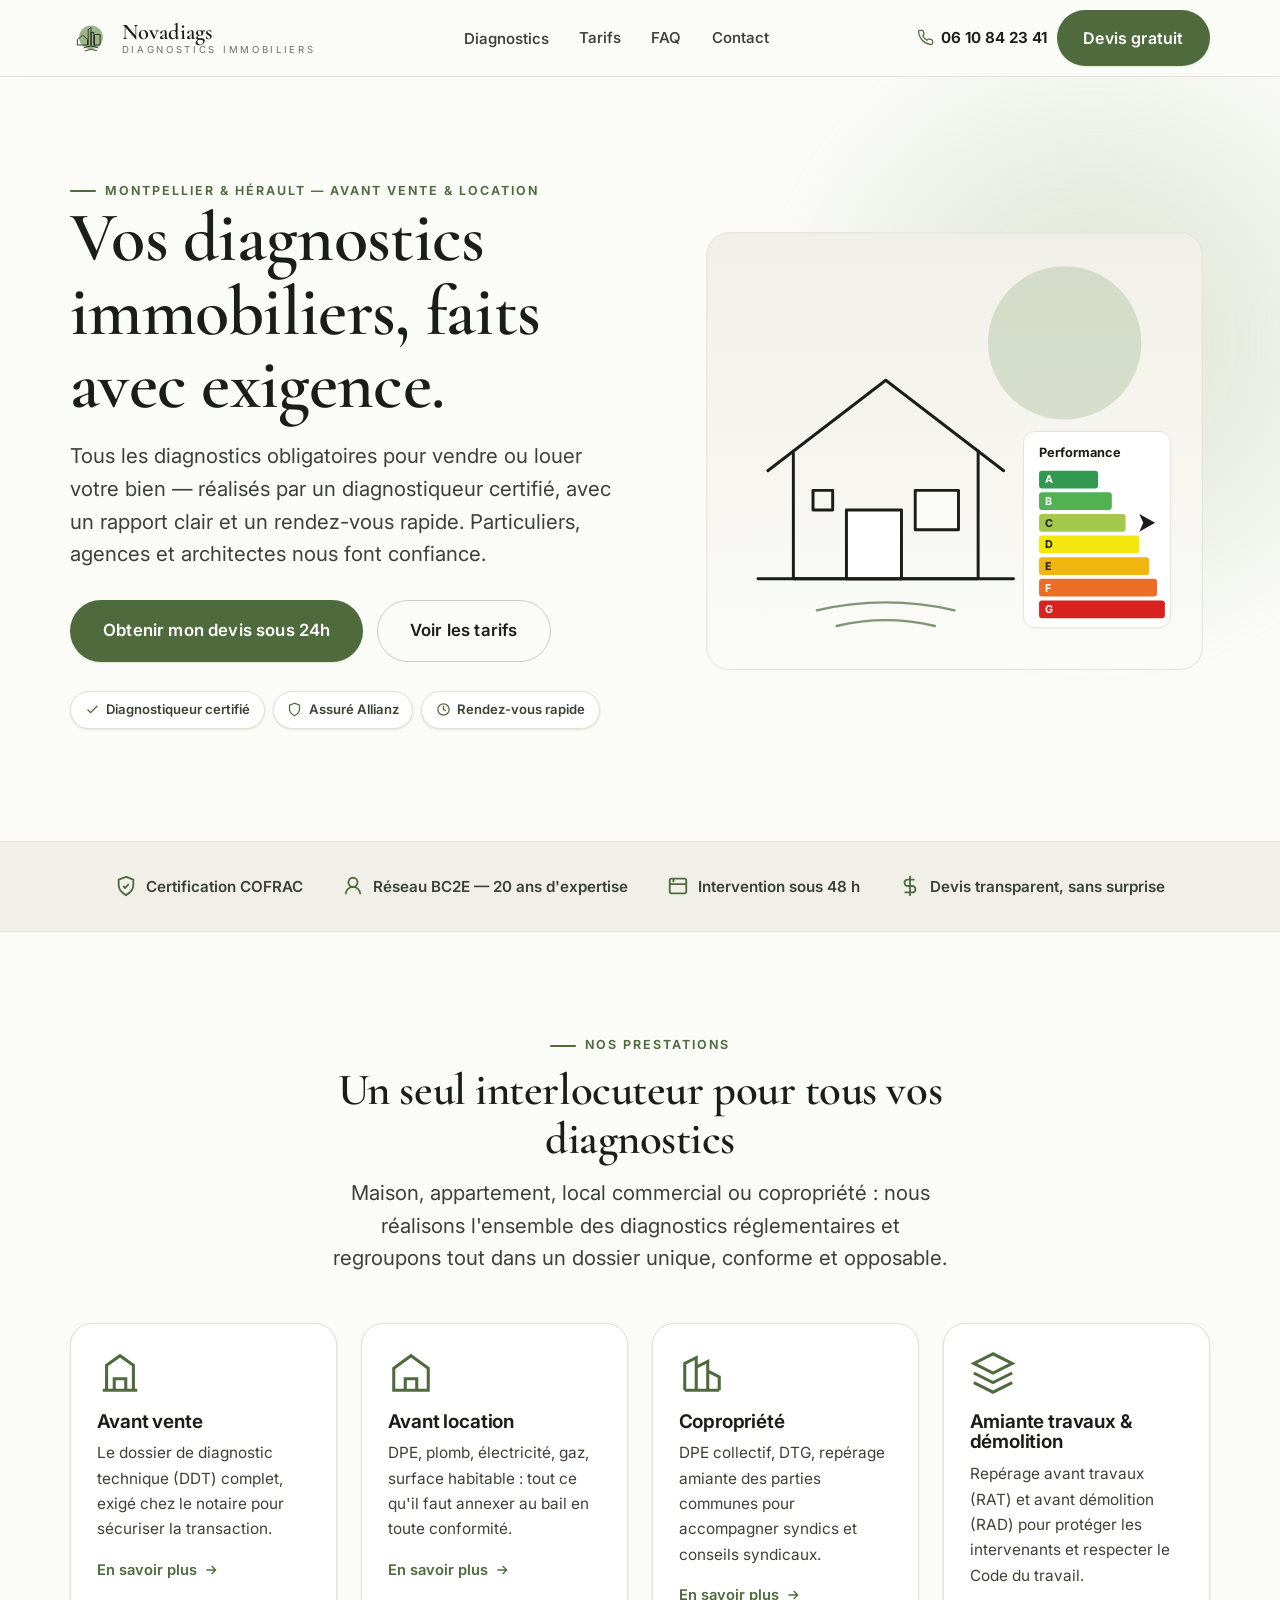
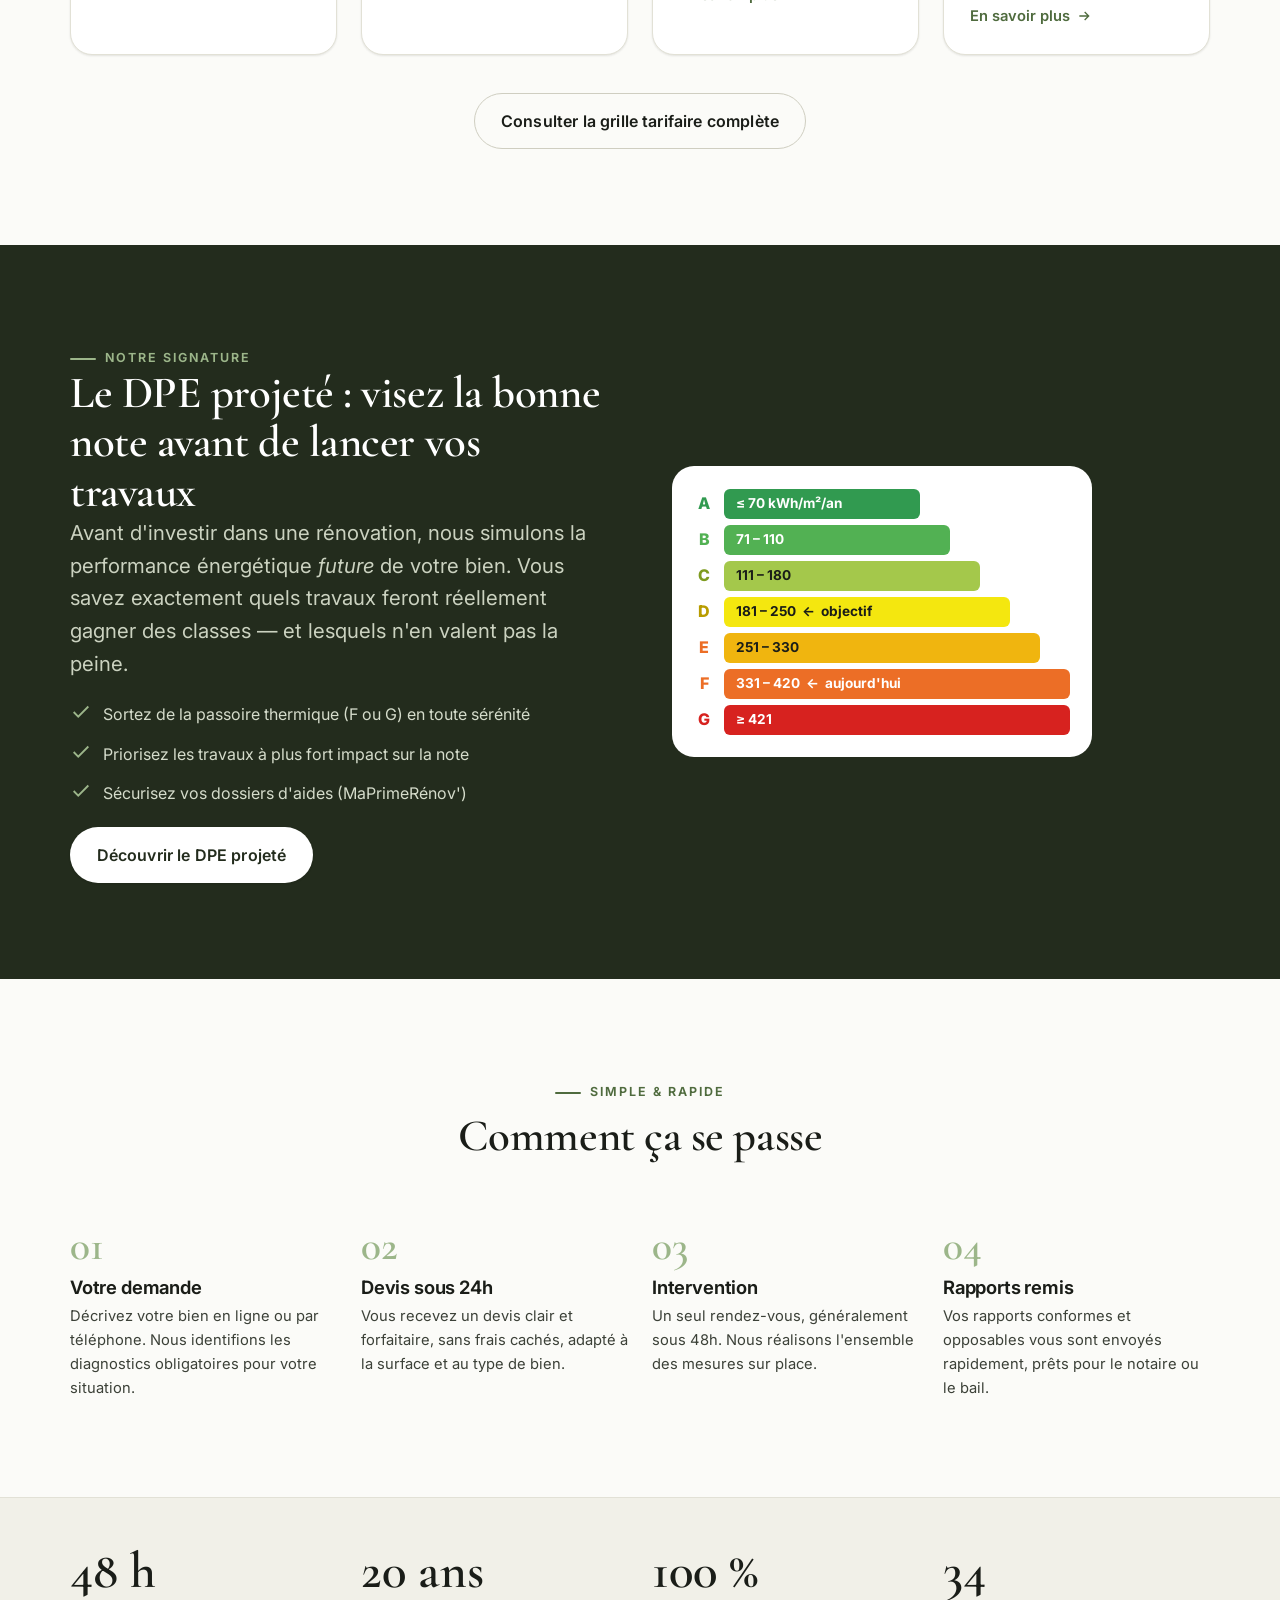
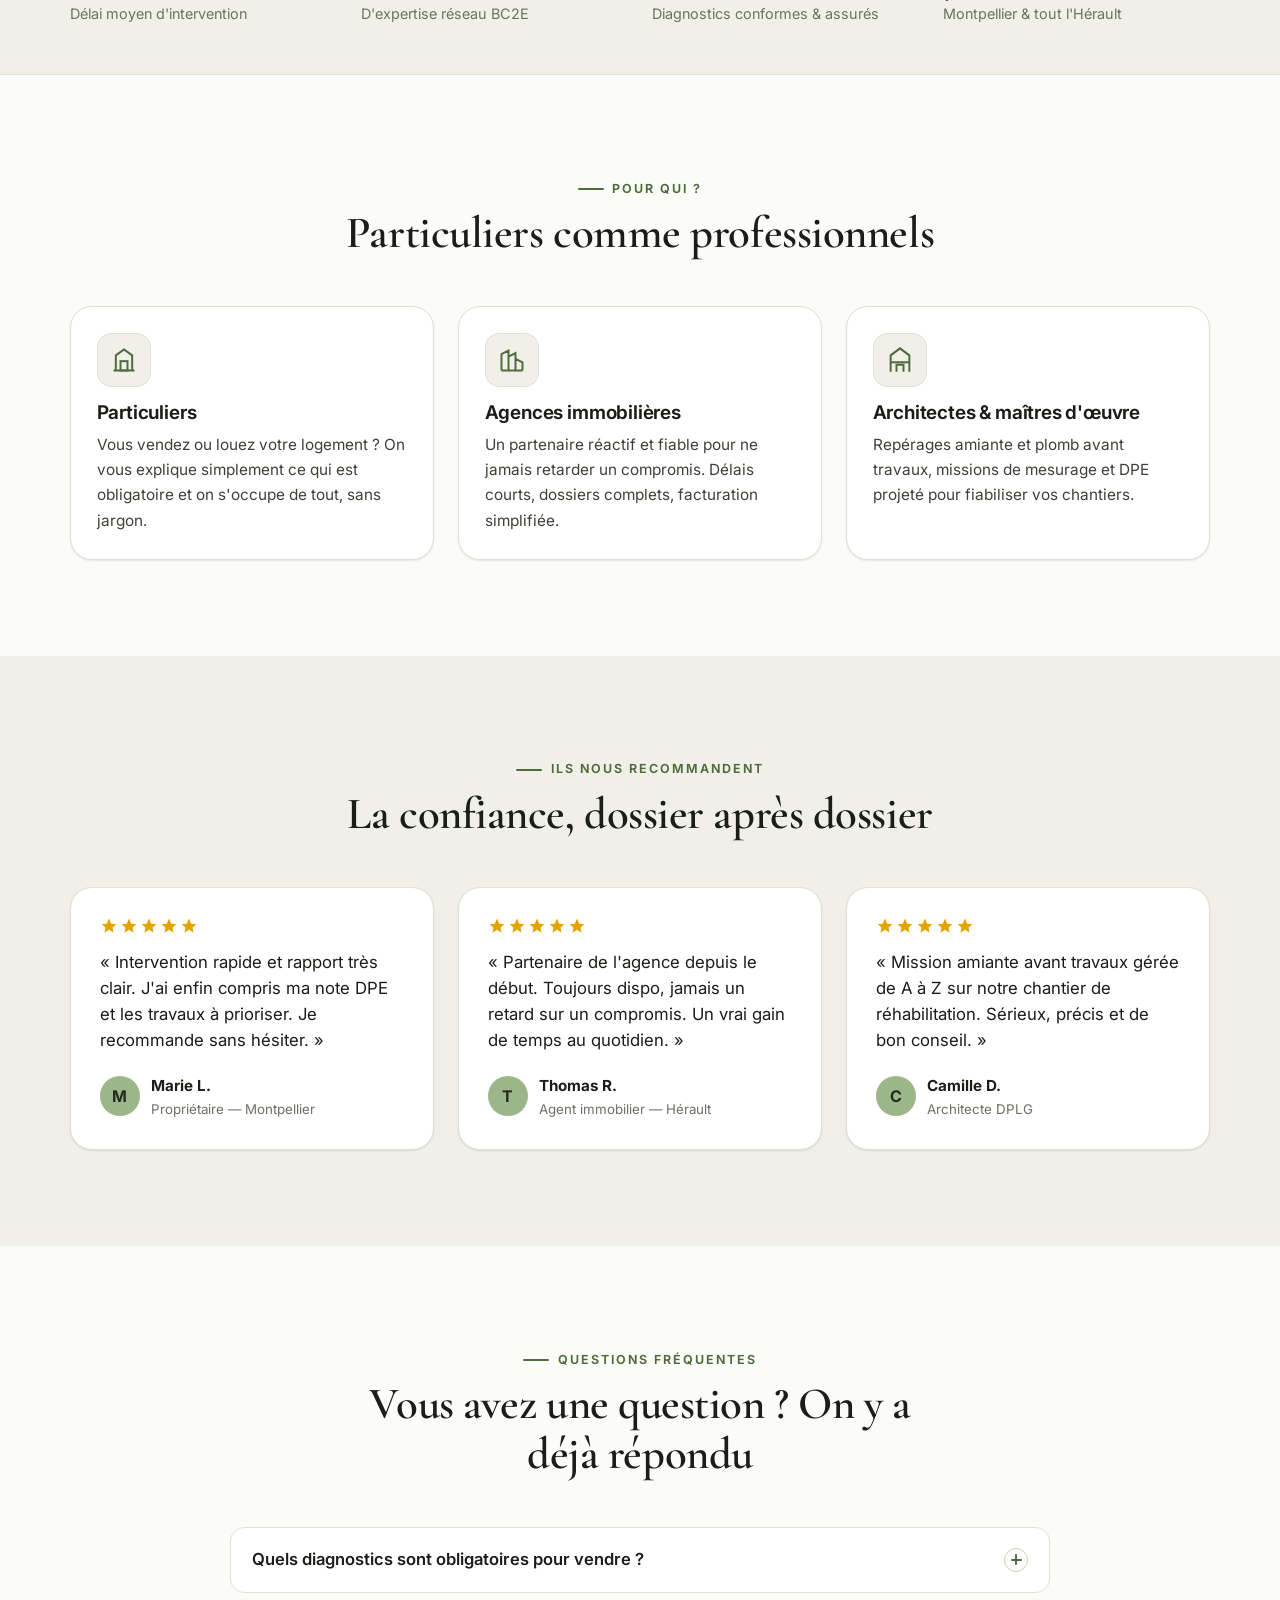
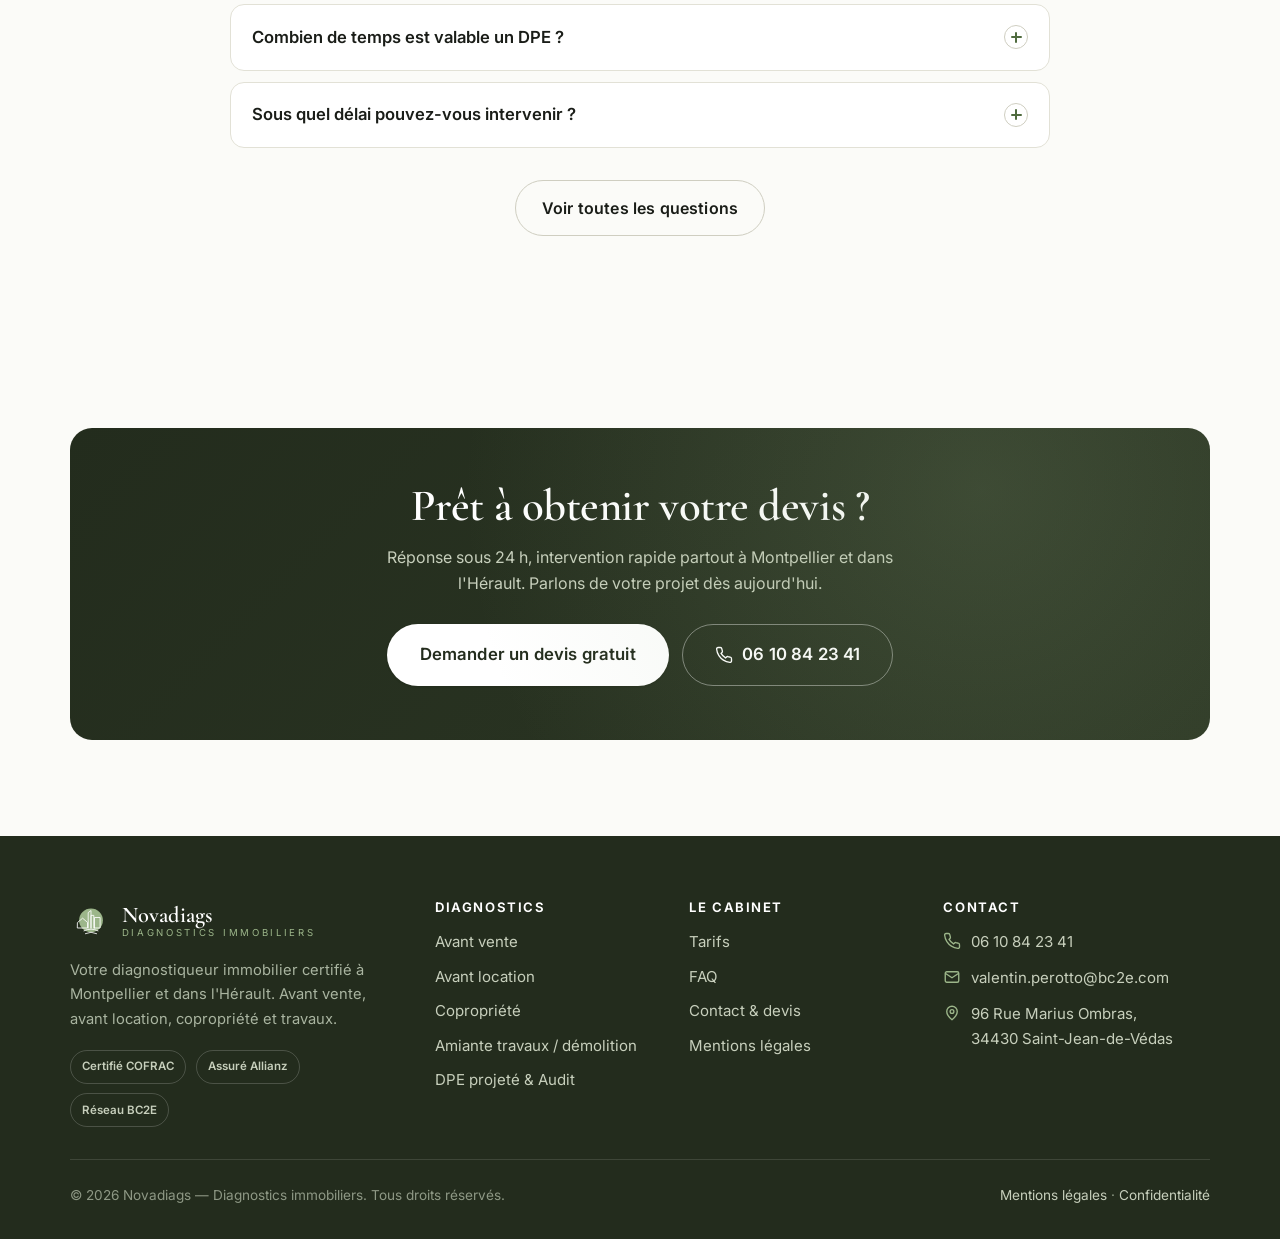
<file: index.html>
<!DOCTYPE html>
<html lang="fr">
<head>
<meta charset="utf-8">
<meta name="viewport" content="width=device-width, initial-scale=1">
<title>Novadiags — Diagnostics immobiliers à Montpellier & Saint-Jean-de-Védas (34)</title>
<meta name="description" content="Diagnostics immobiliers obligatoires avant vente et avant location à Montpellier et dans l'Hérault : DPE, amiante, plomb, électricité, gaz, termites, mesurage Carrez. Devis gratuit sous 24h. Certifié, assuré Allianz.">
<link rel="canonical" href="https://www.novadiags.fr/">
<meta name="robots" content="index, follow, max-image-preview:large">
<meta name="theme-color" content="#232C1D">

<!-- Open Graph -->
<meta property="og:type" content="website">
<meta property="og:locale" content="fr_FR">
<meta property="og:site_name" content="Novadiags">
<meta property="og:title" content="Novadiags — Diagnostics immobiliers à Montpellier (34)">
<meta property="og:description" content="Tous vos diagnostics obligatoires avant vente et location. DPE, amiante, plomb, électricité, gaz, termites. Devis gratuit sous 24h.">
<meta property="og:url" content="https://www.novadiags.fr/">
<meta property="og:image" content="https://www.novadiags.fr/assets/img/og-cover.jpg">

<link rel="icon" href="assets/img/favicon.svg" type="image/svg+xml">
<link rel="apple-touch-icon" href="assets/img/logo-mark.svg">

<link rel="preconnect" href="https://fonts.googleapis.com">
<link rel="preconnect" href="https://fonts.gstatic.com" crossorigin>
<link href="https://fonts.googleapis.com/css2?family=Cormorant+Garamond:wght@500;600;700&family=Inter:wght@400;500;600;650;700&display=swap" rel="stylesheet">
<link rel="stylesheet" href="assets/css/style.css">

<!-- SEO : LocalBusiness -->
<script type="application/ld+json">
{
  "@context":"https://schema.org",
  "@type":"ProfessionalService",
  "@id":"https://www.novadiags.fr/#business",
  "name":"Novadiags — Diagnostics immobiliers",
  "image":"https://www.novadiags.fr/assets/img/og-cover.jpg",
  "description":"Diagnostics immobiliers obligatoires avant vente et avant location à Montpellier et dans l'Hérault : DPE, amiante, plomb, électricité, gaz, termites, mesurage. Audit énergétique et DPE projeté avant travaux.",
  "url":"https://www.novadiags.fr/",
  "telephone":"+33610842341",
  "email":"valentin.perotto@bc2e.com",
  "priceRange":"€€",
  "address":{"@type":"PostalAddress","streetAddress":"96 Rue Marius Ombras","addressLocality":"Saint-Jean-de-Védas","postalCode":"34430","addressRegion":"Hérault","addressCountry":"FR"},
  "geo":{"@type":"GeoCoordinates","latitude":43.5697,"longitude":3.8267},
  "areaServed":[{"@type":"City","name":"Montpellier"},{"@type":"City","name":"Saint-Jean-de-Védas"},{"@type":"AdministrativeArea","name":"Hérault"}],
  "openingHoursSpecification":[{"@type":"OpeningHoursSpecification","dayOfWeek":["Monday","Tuesday","Wednesday","Thursday","Friday"],"opens":"08:00","closes":"19:00"},{"@type":"OpeningHoursSpecification","dayOfWeek":"Saturday","opens":"09:00","closes":"13:00"}],
  "founder":{"@type":"Person","name":"Valentin Perotto"},
  "memberOf":{"@type":"Organization","name":"Réseau BC2E"},
  "hasOfferCatalog":{"@type":"OfferCatalog","name":"Diagnostics immobiliers","itemListElement":[
    {"@type":"Offer","itemOffered":{"@type":"Service","name":"DPE — Diagnostic de Performance Énergétique"}},
    {"@type":"Offer","itemOffered":{"@type":"Service","name":"Diagnostic amiante"}},
    {"@type":"Offer","itemOffered":{"@type":"Service","name":"Diagnostic plomb (CREP)"}},
    {"@type":"Offer","itemOffered":{"@type":"Service","name":"Diagnostic électricité"}},
    {"@type":"Offer","itemOffered":{"@type":"Service","name":"Diagnostic gaz"}},
    {"@type":"Offer","itemOffered":{"@type":"Service","name":"État relatif aux termites"}},
    {"@type":"Offer","itemOffered":{"@type":"Service","name":"Mesurage Loi Carrez / Boutin"}},
    {"@type":"Offer","itemOffered":{"@type":"Service","name":"Audit énergétique réglementaire"}}
  ]}
}
</script>
</head>
<body>
<a class="skip-link" href="#main">Aller au contenu</a>

<!-- ============ HEADER ============ -->
<header class="site-header">
  <div class="container nav">
    <a class="brand" href="index.html" aria-label="Novadiags, accueil">
      <svg viewBox="0 0 120 120" aria-hidden="true"><circle cx="60" cy="58" r="34" fill="#9CB68A"/><g fill="none" stroke="#1A1D18" stroke-width="2.4" stroke-linejoin="round" stroke-linecap="round"><path d="M22 64 L36 52 L50 64 L50 80 L22 80 Z"/><path d="M52 80 L52 36 L60 30 L60 80"/><path d="M60 80 L60 44 L68 44 L68 80"/><path d="M70 80 L70 50 L86 50 L86 80 L70 80"/><path d="M40 88 Q60 78 80 88"/><path d="M44 96 Q60 88 76 96"/></g></svg>
      <span class="brand-text"><b>Novadiags</b><span>Diagnostics immobiliers</span></span>
    </a>

    <nav class="nav-links" aria-label="Navigation principale">
      <div class="has-drop">
        <a href="#" aria-haspopup="true">Diagnostics</a>
        <div class="drop-panel" role="menu">
          <a href="diagnostic-vente.html"><svg class="di" viewBox="0 0 24 24" fill="none" stroke="currentColor" stroke-width="1.7"><path d="M3 21h18M5 21V8l7-5 7 5v13M9 21v-6h6v6"/></svg><span><b>Avant vente</b><small>Le dossier de diagnostic complet</small></span></a>
          <a href="diagnostic-location.html"><svg class="di" viewBox="0 0 24 24" fill="none" stroke="currentColor" stroke-width="1.7"><path d="M3 9.5 12 3l9 6.5V21H3z"/><path d="M9 21v-6h6v6"/></svg><span><b>Avant location</b><small>DPE, plomb, électricité, gaz…</small></span></a>
          <a href="diagnostic-copropriete.html"><svg class="di" viewBox="0 0 24 24" fill="none" stroke="currentColor" stroke-width="1.7"><path d="M3 21V7l6-3v17M9 21V9l6-3v15M15 21V11l6 3v7M3 21h18"/></svg><span><b>Copropriété</b><small>DTG, DPE collectif, amiante</small></span></a>
          <a href="amiante-travaux-demolition.html"><svg class="di" viewBox="0 0 24 24" fill="none" stroke="currentColor" stroke-width="1.7"><path d="M12 2 2 7l10 5 10-5z"/><path d="M2 17l10 5 10-5M2 12l10 5 10-5"/></svg><span><b>Amiante avant travaux / démolition</b><small>Repérage RAT & RAD</small></span></a>
          <a href="dpe-projete.html"><svg class="di" viewBox="0 0 24 24" fill="none" stroke="currentColor" stroke-width="1.7"><path d="M13 2 4 14h6l-1 8 9-12h-6z"/></svg><span><b>DPE projeté & Audit</b><small>Simulez vos travaux avant de les faire</small></span></a>
        </div>
      </div>
      <a href="tarifs.html">Tarifs</a>
      <a href="faq.html">FAQ</a>
      <a href="contact.html">Contact</a>
    </nav>

    <div class="nav-cta">
      <a class="nav-phone" href="tel:+33610842341"><svg viewBox="0 0 24 24" fill="none" stroke="currentColor" stroke-width="1.8"><path d="M22 16.9v3a2 2 0 0 1-2.2 2 19.8 19.8 0 0 1-8.6-3 19.5 19.5 0 0 1-6-6 19.8 19.8 0 0 1-3-8.6A2 2 0 0 1 4.1 2h3a2 2 0 0 1 2 1.7c.1 1 .4 1.9.7 2.8a2 2 0 0 1-.5 2.1L8.1 9.9a16 16 0 0 0 6 6l1.3-1.3a2 2 0 0 1 2.1-.4c.9.3 1.8.6 2.8.7a2 2 0 0 1 1.7 2z"/></svg>06 10 84 23 41</a>
      <a class="btn" href="contact.html">Devis gratuit</a>
    </div>

    <button class="burger" aria-label="Ouvrir le menu" aria-expanded="false" aria-controls="mobile-nav"><span></span><span></span><span></span></button>
  </div>
</header>

<nav class="mobile-nav" id="mobile-nav" aria-label="Menu mobile">
  <a href="index.html">Accueil</a>
  <div class="m-label">Diagnostics</div>
  <div class="m-sub">
    <a href="diagnostic-vente.html">Avant vente</a>
    <a href="diagnostic-location.html">Avant location</a>
    <a href="diagnostic-copropriete.html">Copropriété</a>
    <a href="amiante-travaux-demolition.html">Amiante avant travaux / démolition</a>
    <a href="dpe-projete.html">DPE projeté & Audit énergétique</a>
  </div>
  <a href="tarifs.html">Tarifs</a>
  <a href="faq.html">FAQ</a>
  <a href="contact.html">Contact</a>
  <a class="btn btn--lg" href="contact.html">Demander un devis gratuit</a>
</nav>

<main id="main">

<!-- ============ HERO ============ -->
<section class="hero">
  <div class="hero-bg-blob"></div>
  <div class="container hero-grid">
    <div class="hero-copy reveal">
      <span class="eyebrow">Montpellier &amp; Hérault — Avant vente &amp; location</span>
      <h1 class="h-display">Vos diagnostics immobiliers, faits avec exigence.</h1>
      <p class="lead">Tous les diagnostics obligatoires pour vendre ou louer votre bien — réalisés par un diagnostiqueur certifié, avec un rapport clair et un rendez-vous rapide. Particuliers, agences et architectes nous font confiance.</p>
      <div class="btn-row">
        <a class="btn btn--lg" href="contact.html">Obtenir mon devis sous 24h</a>
        <a class="btn btn--ghost btn--lg" href="tarifs.html">Voir les tarifs</a>
      </div>
      <div class="hero-badges">
        <span class="chip"><svg viewBox="0 0 24 24" fill="none" stroke="currentColor" stroke-width="2"><path d="M20 6 9 17l-5-5"/></svg>Diagnostiqueur certifié</span>
        <span class="chip"><svg viewBox="0 0 24 24" fill="none" stroke="currentColor" stroke-width="2"><path d="M12 2 4 5v6c0 5 3.4 8.5 8 11 4.6-2.5 8-6 8-11V5z"/></svg>Assuré Allianz</span>
        <span class="chip"><svg viewBox="0 0 24 24" fill="none" stroke="currentColor" stroke-width="2"><path d="M12 6v6l4 2"/><circle cx="12" cy="12" r="9"/></svg>Rendez-vous rapide</span>
      </div>
    </div>

    <div class="hero-visual reveal">
      <svg viewBox="0 0 520 460" role="img" aria-label="Illustration d'une maison avec son étiquette énergétique" style="width:100%;height:auto">
        <defs>
          <linearGradient id="sky" x1="0" y1="0" x2="0" y2="1"><stop offset="0" stop-color="#F1F0E8"/><stop offset="1" stop-color="#FBFBF8"/></linearGradient>
        </defs>
        <rect x="8" y="8" width="504" height="444" rx="22" fill="url(#sky)" stroke="#E2E1D6"/>
        <circle cx="372" cy="120" r="78" fill="#9CB68A" opacity=".35"/>
        <!-- maison -->
        <g fill="none" stroke="#1A1D18" stroke-width="3" stroke-linejoin="round" stroke-linecap="round">
          <path d="M70 250 L190 158 L310 250"/>
          <path d="M96 230 L96 360 L284 360 L284 230"/>
          <rect x="150" y="290" width="56" height="70" fill="#fff"/>
          <rect x="220" y="270" width="44" height="40" fill="#FBFBF8"/>
          <rect x="116" y="270" width="20" height="20"/>
          <path d="M60 360 L320 360"/>
        </g>
        <!-- étiquette DPE -->
        <g transform="translate(330,210)">
          <rect x="0" y="0" width="150" height="200" rx="12" fill="#fff" stroke="#E2E1D6"/>
          <text x="16" y="26" font-family="Inter,sans-serif" font-size="13" font-weight="700" fill="#1A1D18">Performance</text>
          <g font-family="Inter,sans-serif" font-size="11" font-weight="700" fill="#1A1D18">
            <rect x="16" y="40"  width="60"  height="18" rx="3" fill="#319A50"/><text x="22" y="53" fill="#fff">A</text>
            <rect x="16" y="62"  width="74"  height="18" rx="3" fill="#52B153"/><text x="22" y="75" fill="#fff">B</text>
            <rect x="16" y="84"  width="88"  height="18" rx="3" fill="#A4C84B"/><text x="22" y="97">C</text>
            <rect x="16" y="106" width="102" height="18" rx="3" fill="#F4E70F"/><text x="22" y="119">D</text>
            <rect x="16" y="128" width="112" height="18" rx="3" fill="#F0B50F"/><text x="22" y="141">E</text>
            <rect x="16" y="150" width="120" height="18" rx="3" fill="#EC6E26"/><text x="22" y="163" fill="#fff">F</text>
            <rect x="16" y="172" width="128" height="18" rx="3" fill="#D7221F"/><text x="22" y="185" fill="#fff">G</text>
          </g>
          <path d="M118 84 l16 9 -16 9 4 -9 z" fill="#1A1D18"/>
        </g>
        <!-- ondes -->
        <g fill="none" stroke="#4F6B3E" stroke-width="2.4" stroke-linecap="round" opacity=".7">
          <path d="M120 392 Q190 376 260 392"/>
          <path d="M140 408 Q190 396 240 408"/>
        </g>
      </svg>
    </div>
  </div>
</section>

<!-- ============ TRUST BAND ============ -->
<section class="section--tight" style="padding-block:2rem;border-block:1px solid var(--line);background:var(--cream)">
  <div class="container trust">
    <div class="t-item"><svg viewBox="0 0 24 24" fill="none" stroke="currentColor" stroke-width="2"><path d="M12 2 4 5v6c0 5 3.4 8.5 8 11 4.6-2.5 8-6 8-11V5z"/><path d="m9 12 2 2 4-4"/></svg>Certification COFRAC</div>
    <div class="t-item"><svg viewBox="0 0 24 24" fill="none" stroke="currentColor" stroke-width="2"><circle cx="12" cy="8" r="5"/><path d="M20 21a8 8 0 0 0-16 0"/></svg>Réseau BC2E — 20 ans d'expertise</div>
    <div class="t-item"><svg viewBox="0 0 24 24" fill="none" stroke="currentColor" stroke-width="2"><rect x="3" y="4" width="18" height="16" rx="2"/><path d="M3 10h18M7 4v4"/></svg>Intervention sous 48&nbsp;h</div>
    <div class="t-item"><svg viewBox="0 0 24 24" fill="none" stroke="currentColor" stroke-width="2"><path d="M12 1v22M17 5H9.5a3.5 3.5 0 0 0 0 7h5a3.5 3.5 0 0 1 0 7H6"/></svg>Devis transparent, sans surprise</div>
  </div>
</section>

<!-- ============ SERVICES ============ -->
<section class="section" id="services">
  <div class="container">
    <div class="section-head center reveal">
      <span class="eyebrow">Nos prestations</span>
      <h2>Un seul interlocuteur pour tous vos diagnostics</h2>
      <p class="lead center">Maison, appartement, local commercial ou copropriété : nous réalisons l'ensemble des diagnostics réglementaires et regroupons tout dans un dossier unique, conforme et opposable.</p>
    </div>

    <div class="grid grid-4">
      <a class="card card--feature reveal" href="diagnostic-vente.html">
        <svg class="di" viewBox="0 0 24 24" fill="none" stroke="currentColor" stroke-width="1.6"><path d="M3 21h18M5 21V8l7-5 7 5v13M9 21v-6h6v6"/></svg>
        <h3>Avant vente</h3>
        <p>Le dossier de diagnostic technique (DDT) complet, exigé chez le notaire pour sécuriser la transaction.</p>
        <span class="card-link">En savoir plus <svg viewBox="0 0 24 24" fill="none" stroke="currentColor" stroke-width="2"><path d="M5 12h14M13 6l6 6-6 6"/></svg></span>
      </a>
      <a class="card card--feature reveal" href="diagnostic-location.html">
        <svg class="di" viewBox="0 0 24 24" fill="none" stroke="currentColor" stroke-width="1.6"><path d="M3 9.5 12 3l9 6.5V21H3z"/><path d="M9 21v-6h6v6"/></svg>
        <h3>Avant location</h3>
        <p>DPE, plomb, électricité, gaz, surface habitable : tout ce qu'il faut annexer au bail en toute conformité.</p>
        <span class="card-link">En savoir plus <svg viewBox="0 0 24 24" fill="none" stroke="currentColor" stroke-width="2"><path d="M5 12h14M13 6l6 6-6 6"/></svg></span>
      </a>
      <a class="card card--feature reveal" href="diagnostic-copropriete.html">
        <svg class="di" viewBox="0 0 24 24" fill="none" stroke="currentColor" stroke-width="1.6"><path d="M3 21V7l6-3v17M9 21V9l6-3v15M15 21V11l6 3v7M3 21h18"/></svg>
        <h3>Copropriété</h3>
        <p>DPE collectif, DTG, repérage amiante des parties communes pour accompagner syndics et conseils syndicaux.</p>
        <span class="card-link">En savoir plus <svg viewBox="0 0 24 24" fill="none" stroke="currentColor" stroke-width="2"><path d="M5 12h14M13 6l6 6-6 6"/></svg></span>
      </a>
      <a class="card card--feature reveal" href="amiante-travaux-demolition.html">
        <svg class="di" viewBox="0 0 24 24" fill="none" stroke="currentColor" stroke-width="1.6"><path d="M12 2 2 7l10 5 10-5z"/><path d="M2 17l10 5 10-5M2 12l10 5 10-5"/></svg>
        <h3>Amiante travaux &amp; démolition</h3>
        <p>Repérage avant travaux (RAT) et avant démolition (RAD) pour protéger les intervenants et respecter le Code du travail.</p>
        <span class="card-link">En savoir plus <svg viewBox="0 0 24 24" fill="none" stroke="currentColor" stroke-width="2"><path d="M5 12h14M13 6l6 6-6 6"/></svg></span>
      </a>
    </div>

    <div class="center" style="margin-top:2.4rem">
      <a class="btn btn--ghost" href="tarifs.html">Consulter la grille tarifaire complète</a>
    </div>
  </div>
</section>

<!-- ============ DPE PROJETÉ (différenciateur) ============ -->
<section class="section section--forest">
  <div class="container split">
    <div class="reveal">
      <span class="eyebrow">Notre signature</span>
      <h2>Le DPE projeté : visez la bonne note avant de lancer vos travaux</h2>
      <p class="lead">Avant d'investir dans une rénovation, nous simulons la performance énergétique <em>future</em> de votre bien. Vous savez exactement quels travaux feront réellement gagner des classes — et lesquels n'en valent pas la peine.</p>
      <ul class="checklist">
        <li><svg viewBox="0 0 24 24" fill="none" stroke="#9CB68A" stroke-width="2"><path d="M20 6 9 17l-5-5"/></svg>Sortez de la passoire thermique (F ou G) en toute sérénité</li>
        <li><svg viewBox="0 0 24 24" fill="none" stroke="#9CB68A" stroke-width="2"><path d="M20 6 9 17l-5-5"/></svg>Priorisez les travaux à plus fort impact sur la note</li>
        <li><svg viewBox="0 0 24 24" fill="none" stroke="#9CB68A" stroke-width="2"><path d="M20 6 9 17l-5-5"/></svg>Sécurisez vos dossiers d'aides (MaPrimeRénov')</li>
      </ul>
      <div class="btn-row"><a class="btn btn--light" href="dpe-projete.html">Découvrir le DPE projeté</a></div>
    </div>
    <div class="reveal">
      <div class="dpe-scale" style="background:#fff;padding:1.4rem;border-radius:var(--r-lg)">
        <div class="dpe-row"><span class="dpe-tag">A</span><span class="dpe-bar">≤ 70 kWh/m²/an</span></div>
        <div class="dpe-row"><span class="dpe-tag">B</span><span class="dpe-bar">71 – 110</span></div>
        <div class="dpe-row"><span class="dpe-tag">C</span><span class="dpe-bar">111 – 180</span></div>
        <div class="dpe-row"><span class="dpe-tag">D</span><span class="dpe-bar">181 – 250 &nbsp;←&nbsp; objectif</span></div>
        <div class="dpe-row"><span class="dpe-tag">E</span><span class="dpe-bar">251 – 330</span></div>
        <div class="dpe-row"><span class="dpe-tag">F</span><span class="dpe-bar">331 – 420 &nbsp;←&nbsp; aujourd'hui</span></div>
        <div class="dpe-row"><span class="dpe-tag">G</span><span class="dpe-bar">≥ 421</span></div>
      </div>
    </div>
  </div>
</section>

<!-- ============ PROCESS ============ -->
<section class="section">
  <div class="container">
    <div class="section-head center reveal">
      <span class="eyebrow">Simple &amp; rapide</span>
      <h2>Comment ça se passe</h2>
    </div>
    <div class="steps">
      <div class="step reveal"><div class="step-num">01</div><h4>Votre demande</h4><p>Décrivez votre bien en ligne ou par téléphone. Nous identifions les diagnostics obligatoires pour votre situation.</p></div>
      <div class="step reveal"><div class="step-num">02</div><h4>Devis sous 24h</h4><p>Vous recevez un devis clair et forfaitaire, sans frais cachés, adapté à la surface et au type de bien.</p></div>
      <div class="step reveal"><div class="step-num">03</div><h4>Intervention</h4><p>Un seul rendez-vous, généralement sous 48h. Nous réalisons l'ensemble des mesures sur place.</p></div>
      <div class="step reveal"><div class="step-num">04</div><h4>Rapports remis</h4><p>Vos rapports conformes et opposables vous sont envoyés rapidement, prêts pour le notaire ou le bail.</p></div>
    </div>
  </div>
</section>

<!-- ============ STATS ============ -->
<section class="section--tight" style="padding-block:3rem;background:var(--cream);border-block:1px solid var(--line)">
  <div class="container stats">
    <div class="stat reveal"><div class="n">48 h</div><div class="l">Délai moyen d'intervention</div></div>
    <div class="stat reveal"><div class="n">20 ans</div><div class="l">D'expertise réseau BC2E</div></div>
    <div class="stat reveal"><div class="n">100 %</div><div class="l">Diagnostics conformes &amp; assurés</div></div>
    <div class="stat reveal"><div class="n">34</div><div class="l">Montpellier &amp; tout l'Hérault</div></div>
  </div>
</section>

<!-- ============ AUDIENCES ============ -->
<section class="section">
  <div class="container">
    <div class="section-head center reveal">
      <span class="eyebrow">Pour qui&nbsp;?</span>
      <h2>Particuliers comme professionnels</h2>
    </div>
    <div class="grid grid-3">
      <div class="card reveal">
        <div class="itile"><svg class="di" viewBox="0 0 24 24" fill="none" stroke="currentColor" stroke-width="1.7"><path d="M3 21h18M5 21V8l7-5 7 5v13"/><rect x="9" y="13" width="6" height="8"/></svg></div>
        <h3>Particuliers</h3>
        <p>Vous vendez ou louez votre logement&nbsp;? On vous explique simplement ce qui est obligatoire et on s'occupe de tout, sans jargon.</p>
      </div>
      <div class="card reveal">
        <div class="itile"><svg class="di" viewBox="0 0 24 24" fill="none" stroke="currentColor" stroke-width="1.7"><path d="M3 21V7l6-3v17M9 21V9l6-3v15M15 21V11l6 3v7M3 21h18"/></svg></div>
        <h3>Agences immobilières</h3>
        <p>Un partenaire réactif et fiable pour ne jamais retarder un compromis. Délais courts, dossiers complets, facturation simplifiée.</p>
      </div>
      <div class="card reveal">
        <div class="itile"><svg class="di" viewBox="0 0 24 24" fill="none" stroke="currentColor" stroke-width="1.7"><path d="M4 22V8l8-6 8 6v14"/><path d="M4 14h16M9 22v-6h6v6"/></svg></div>
        <h3>Architectes &amp; maîtres d'œuvre</h3>
        <p>Repérages amiante et plomb avant travaux, missions de mesurage et DPE projeté pour fiabiliser vos chantiers.</p>
      </div>
    </div>
  </div>
</section>

<!-- ============ TESTIMONIALS ============ -->
<section class="section section--cream">
  <div class="container">
    <div class="section-head center reveal">
      <span class="eyebrow">Ils nous recommandent</span>
      <h2>La confiance, dossier après dossier</h2>
    </div>
    <div class="grid grid-3">
      <figure class="quote-card reveal">
        <div class="stars" aria-label="5 sur 5">
          <svg viewBox="0 0 24 24" fill="currentColor"><path d="m12 2 3 7 7 .5-5.3 4.5L18 21l-6-4-6 4 1.3-7L2 9.5 9 9z"/></svg><svg viewBox="0 0 24 24" fill="currentColor"><path d="m12 2 3 7 7 .5-5.3 4.5L18 21l-6-4-6 4 1.3-7L2 9.5 9 9z"/></svg><svg viewBox="0 0 24 24" fill="currentColor"><path d="m12 2 3 7 7 .5-5.3 4.5L18 21l-6-4-6 4 1.3-7L2 9.5 9 9z"/></svg><svg viewBox="0 0 24 24" fill="currentColor"><path d="m12 2 3 7 7 .5-5.3 4.5L18 21l-6-4-6 4 1.3-7L2 9.5 9 9z"/></svg><svg viewBox="0 0 24 24" fill="currentColor"><path d="m12 2 3 7 7 .5-5.3 4.5L18 21l-6-4-6 4 1.3-7L2 9.5 9 9z"/></svg>
        </div>
        <blockquote>« Intervention rapide et rapport très clair. J'ai enfin compris ma note DPE et les travaux à prioriser. Je recommande sans hésiter. »</blockquote>
        <figcaption class="who"><span class="av">M</span><span><b>Marie L.</b><small>Propriétaire — Montpellier</small></span></figcaption>
      </figure>
      <figure class="quote-card reveal">
        <div class="stars" aria-label="5 sur 5">
          <svg viewBox="0 0 24 24" fill="currentColor"><path d="m12 2 3 7 7 .5-5.3 4.5L18 21l-6-4-6 4 1.3-7L2 9.5 9 9z"/></svg><svg viewBox="0 0 24 24" fill="currentColor"><path d="m12 2 3 7 7 .5-5.3 4.5L18 21l-6-4-6 4 1.3-7L2 9.5 9 9z"/></svg><svg viewBox="0 0 24 24" fill="currentColor"><path d="m12 2 3 7 7 .5-5.3 4.5L18 21l-6-4-6 4 1.3-7L2 9.5 9 9z"/></svg><svg viewBox="0 0 24 24" fill="currentColor"><path d="m12 2 3 7 7 .5-5.3 4.5L18 21l-6-4-6 4 1.3-7L2 9.5 9 9z"/></svg><svg viewBox="0 0 24 24" fill="currentColor"><path d="m12 2 3 7 7 .5-5.3 4.5L18 21l-6-4-6 4 1.3-7L2 9.5 9 9z"/></svg>
        </div>
        <blockquote>« Partenaire de l'agence depuis le début. Toujours dispo, jamais un retard sur un compromis. Un vrai gain de temps au quotidien. »</blockquote>
        <figcaption class="who"><span class="av">T</span><span><b>Thomas R.</b><small>Agent immobilier — Hérault</small></span></figcaption>
      </figure>
      <figure class="quote-card reveal">
        <div class="stars" aria-label="5 sur 5">
          <svg viewBox="0 0 24 24" fill="currentColor"><path d="m12 2 3 7 7 .5-5.3 4.5L18 21l-6-4-6 4 1.3-7L2 9.5 9 9z"/></svg><svg viewBox="0 0 24 24" fill="currentColor"><path d="m12 2 3 7 7 .5-5.3 4.5L18 21l-6-4-6 4 1.3-7L2 9.5 9 9z"/></svg><svg viewBox="0 0 24 24" fill="currentColor"><path d="m12 2 3 7 7 .5-5.3 4.5L18 21l-6-4-6 4 1.3-7L2 9.5 9 9z"/></svg><svg viewBox="0 0 24 24" fill="currentColor"><path d="m12 2 3 7 7 .5-5.3 4.5L18 21l-6-4-6 4 1.3-7L2 9.5 9 9z"/></svg><svg viewBox="0 0 24 24" fill="currentColor"><path d="m12 2 3 7 7 .5-5.3 4.5L18 21l-6-4-6 4 1.3-7L2 9.5 9 9z"/></svg>
        </div>
        <blockquote>« Mission amiante avant travaux gérée de A à Z sur notre chantier de réhabilitation. Sérieux, précis et de bon conseil. »</blockquote>
        <figcaption class="who"><span class="av">C</span><span><b>Camille D.</b><small>Architecte DPLG</small></span></figcaption>
      </figure>
    </div>
  </div>
</section>

<!-- ============ FAQ TEASER ============ -->
<section class="section">
  <div class="container">
    <div class="section-head center reveal">
      <span class="eyebrow">Questions fréquentes</span>
      <h2>Vous avez une question&nbsp;? On y a déjà répondu</h2>
    </div>
    <div class="faq-list">
      <details class="faq-item reveal"><summary>Quels diagnostics sont obligatoires pour vendre&nbsp;?<span class="ic"></span></summary><div class="faq-body"><p>Cela dépend du bien et de son année de construction, mais on retrouve généralement&nbsp;: DPE, amiante, plomb (avant 1949), électricité et gaz (installations de plus de 15 ans), termites (zones concernées), État des Risques (ERP) et le mesurage Loi Carrez pour les lots de copropriété.</p></div></details>
      <details class="faq-item reveal"><summary>Combien de temps est valable un DPE&nbsp;?<span class="ic"></span></summary><div class="faq-body"><p>Le DPE est valable 10 ans. Attention&nbsp;: les DPE réalisés entre 2018 et juin 2021 ont une validité écourtée. En cas de doute, nous le vérifions avec vous gratuitement.</p></div></details>
      <details class="faq-item reveal"><summary>Sous quel délai pouvez-vous intervenir&nbsp;?<span class="ic"></span></summary><div class="faq-body"><p>En général sous 48&nbsp;heures, et souvent plus vite en cas d'urgence (compromis, mise en location). Appelez-nous au 06 10 84 23 41 pour caler un créneau.</p></div></details>
    </div>
    <div class="center" style="margin-top:2rem"><a class="btn btn--ghost" href="faq.html">Voir toutes les questions</a></div>
  </div>
</section>

<!-- ============ CTA ============ -->
<section class="section">
  <div class="container">
    <div class="cta-band reveal">
      <h2>Prêt à obtenir votre devis&nbsp;?</h2>
      <p>Réponse sous 24&nbsp;h, intervention rapide partout à Montpellier et dans l'Hérault. Parlons de votre projet dès aujourd'hui.</p>
      <div class="btn-row">
        <a class="btn btn--light btn--lg" href="contact.html">Demander un devis gratuit</a>
        <a class="btn btn--outline-light btn--lg" href="tel:+33610842341"><svg viewBox="0 0 24 24" fill="none" stroke="currentColor" stroke-width="1.8"><path d="M22 16.9v3a2 2 0 0 1-2.2 2 19.8 19.8 0 0 1-8.6-3 19.5 19.5 0 0 1-6-6 19.8 19.8 0 0 1-3-8.6A2 2 0 0 1 4.1 2h3a2 2 0 0 1 2 1.7c.1 1 .4 1.9.7 2.8a2 2 0 0 1-.5 2.1L8.1 9.9a16 16 0 0 0 6 6l1.3-1.3a2 2 0 0 1 2.1-.4c.9.3 1.8.6 2.8.7a2 2 0 0 1 1.7 2z"/></svg>06 10 84 23 41</a>
      </div>
    </div>
  </div>
</section>

</main>

<!-- ============ FOOTER ============ -->
<footer class="site-footer">
  <div class="container">
    <div class="footer-grid">
      <div class="footer-brand">
        <a class="brand" href="index.html" aria-label="Novadiags">
          <svg viewBox="0 0 120 120" aria-hidden="true" style="height:42px"><circle cx="60" cy="58" r="34" fill="#9CB68A"/><g fill="none" stroke="#fff" stroke-width="2.4" stroke-linejoin="round" stroke-linecap="round"><path d="M22 64 L36 52 L50 64 L50 80 L22 80 Z"/><path d="M52 80 L52 36 L60 30 L60 80"/><path d="M60 80 L60 44 L68 44 L68 80"/><path d="M70 80 L70 50 L86 50 L86 80 L70 80"/><path d="M40 88 Q60 78 80 88"/><path d="M44 96 Q60 88 76 96"/></g></svg>
          <span class="brand-text"><b>Novadiags</b><span>Diagnostics immobiliers</span></span>
        </a>
        <p>Votre diagnostiqueur immobilier certifié à Montpellier et dans l'Hérault. Avant vente, avant location, copropriété et travaux.</p>
        <div class="footer-badges"><span class="footer-badge">Certifié COFRAC</span><span class="footer-badge">Assuré Allianz</span><span class="footer-badge">Réseau BC2E</span></div>
      </div>
      <div>
        <h4>Diagnostics</h4>
        <div class="footer-links">
          <a href="diagnostic-vente.html">Avant vente</a>
          <a href="diagnostic-location.html">Avant location</a>
          <a href="diagnostic-copropriete.html">Copropriété</a>
          <a href="amiante-travaux-demolition.html">Amiante travaux / démolition</a>
          <a href="dpe-projete.html">DPE projeté &amp; Audit</a>
        </div>
      </div>
      <div>
        <h4>Le cabinet</h4>
        <div class="footer-links">
          <a href="tarifs.html">Tarifs</a>
          <a href="faq.html">FAQ</a>
          <a href="contact.html">Contact &amp; devis</a>
          <a href="mentions-legales.html">Mentions légales</a>
        </div>
      </div>
      <div>
        <h4>Contact</h4>
        <div class="footer-contact">
          <a href="tel:+33610842341"><svg viewBox="0 0 24 24" fill="none" stroke="currentColor" stroke-width="1.8"><path d="M22 16.9v3a2 2 0 0 1-2.2 2 19.8 19.8 0 0 1-8.6-3 19.5 19.5 0 0 1-6-6 19.8 19.8 0 0 1-3-8.6A2 2 0 0 1 4.1 2h3a2 2 0 0 1 2 1.7c.1 1 .4 1.9.7 2.8a2 2 0 0 1-.5 2.1L8.1 9.9a16 16 0 0 0 6 6l1.3-1.3a2 2 0 0 1 2.1-.4c.9.3 1.8.6 2.8.7a2 2 0 0 1 1.7 2z"/></svg>06 10 84 23 41</a>
          <a href="mailto:valentin.perotto@bc2e.com"><svg viewBox="0 0 24 24" fill="none" stroke="currentColor" stroke-width="1.8"><rect x="3" y="5" width="18" height="14" rx="2"/><path d="m3 7 9 6 9-6"/></svg>valentin.perotto@bc2e.com</a>
          <span><svg viewBox="0 0 24 24" fill="none" stroke="currentColor" stroke-width="1.8"><path d="M12 21s-7-5.7-7-11a7 7 0 0 1 14 0c0 5.3-7 11-7 11z"/><circle cx="12" cy="10" r="2.5"/></svg>96 Rue Marius Ombras,<br>34430 Saint-Jean-de-Védas</span>
        </div>
      </div>
    </div>
    <div class="footer-bottom">
      <span>© <span data-year>2026</span> Novadiags — Diagnostics immobiliers. Tous droits réservés.</span>
      <span><a href="mentions-legales.html">Mentions légales</a> · <a href="mentions-legales.html#confidentialite">Confidentialité</a></span>
    </div>
  </div>
</footer>

<!-- Sticky mobile CTA -->
<div class="mobile-cta">
  <a class="btn btn--ghost" href="tel:+33610842341"><svg viewBox="0 0 24 24" fill="none" stroke="currentColor" stroke-width="1.8" style="width:18px;height:18px"><path d="M22 16.9v3a2 2 0 0 1-2.2 2 19.8 19.8 0 0 1-8.6-3 19.5 19.5 0 0 1-6-6 19.8 19.8 0 0 1-3-8.6A2 2 0 0 1 4.1 2h3a2 2 0 0 1 2 1.7c.1 1 .4 1.9.7 2.8a2 2 0 0 1-.5 2.1L8.1 9.9a16 16 0 0 0 6 6l1.3-1.3a2 2 0 0 1 2.1-.4c.9.3 1.8.6 2.8.7a2 2 0 0 1 1.7 2z"/></svg>Appeler</a>
  <a class="btn" href="contact.html">Devis gratuit</a>
</div>

<script src="assets/js/main.js" defer></script>
</body>
</html>
</file>
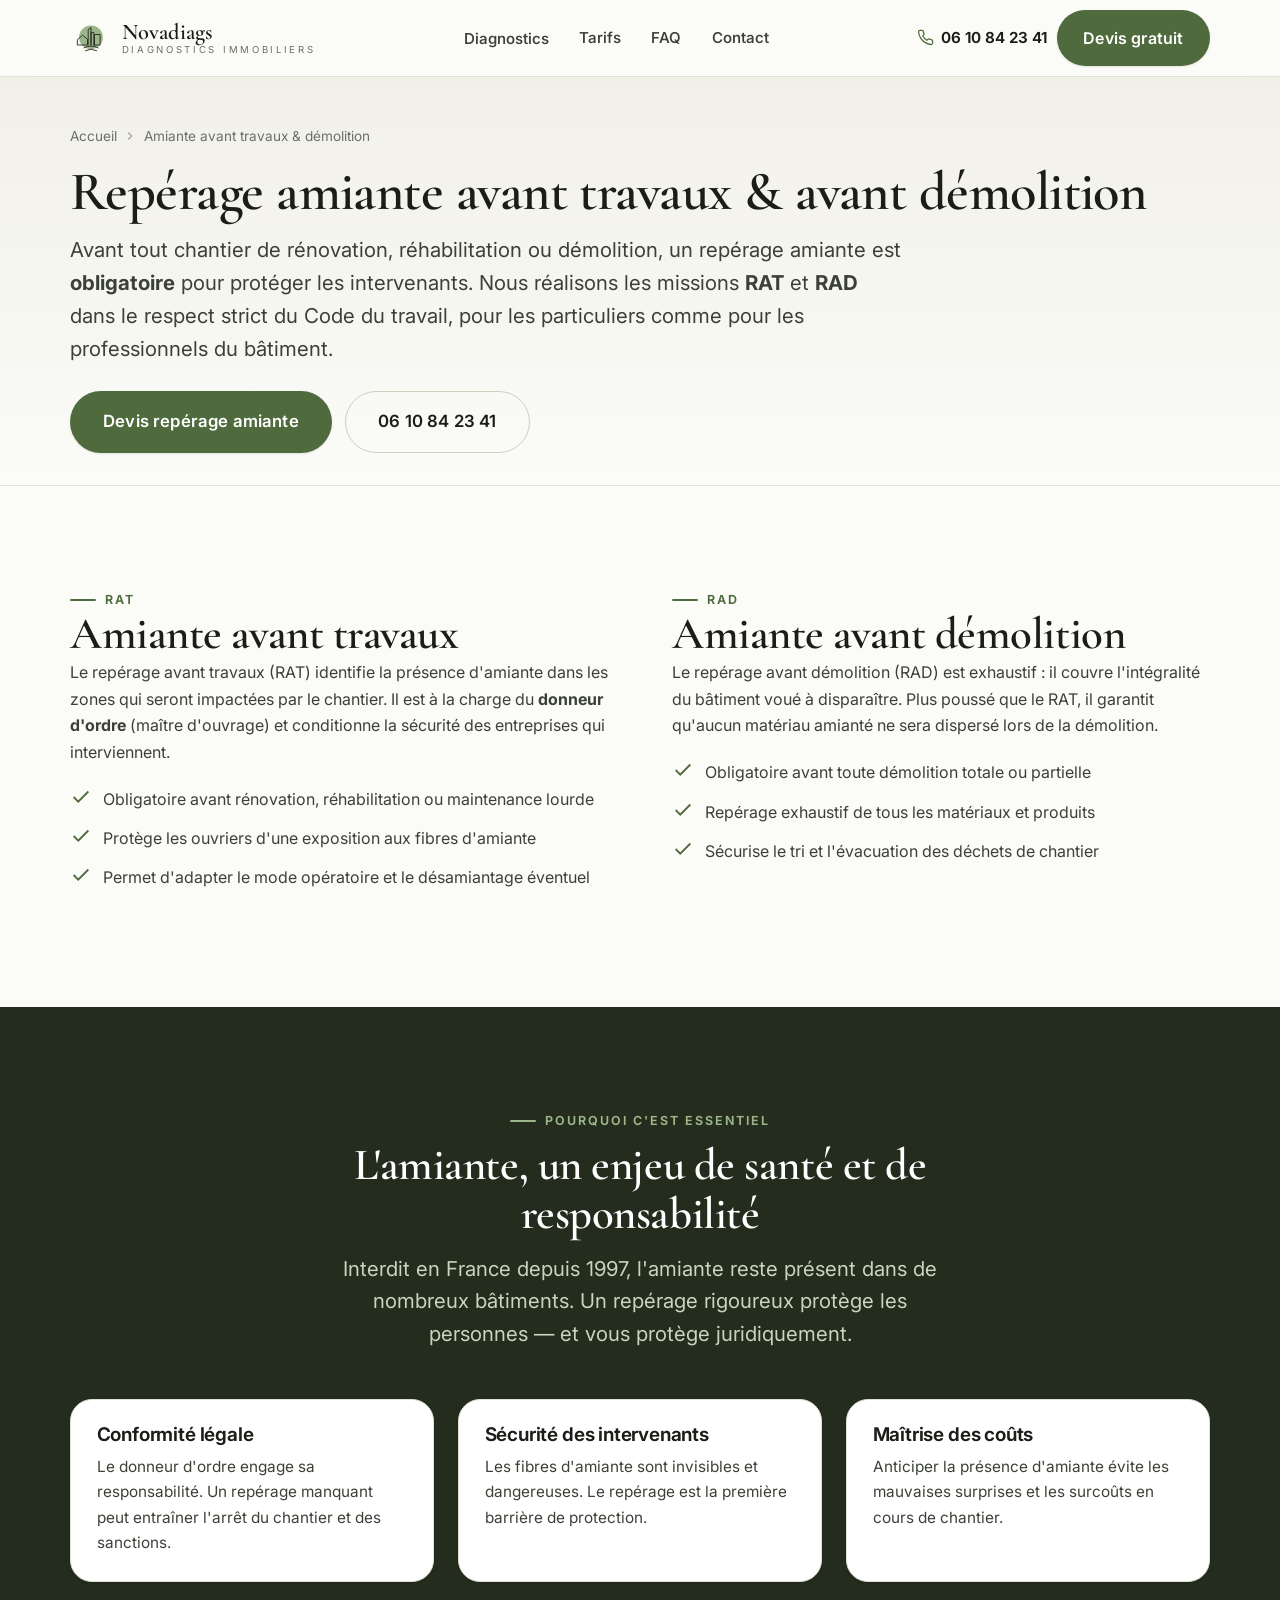
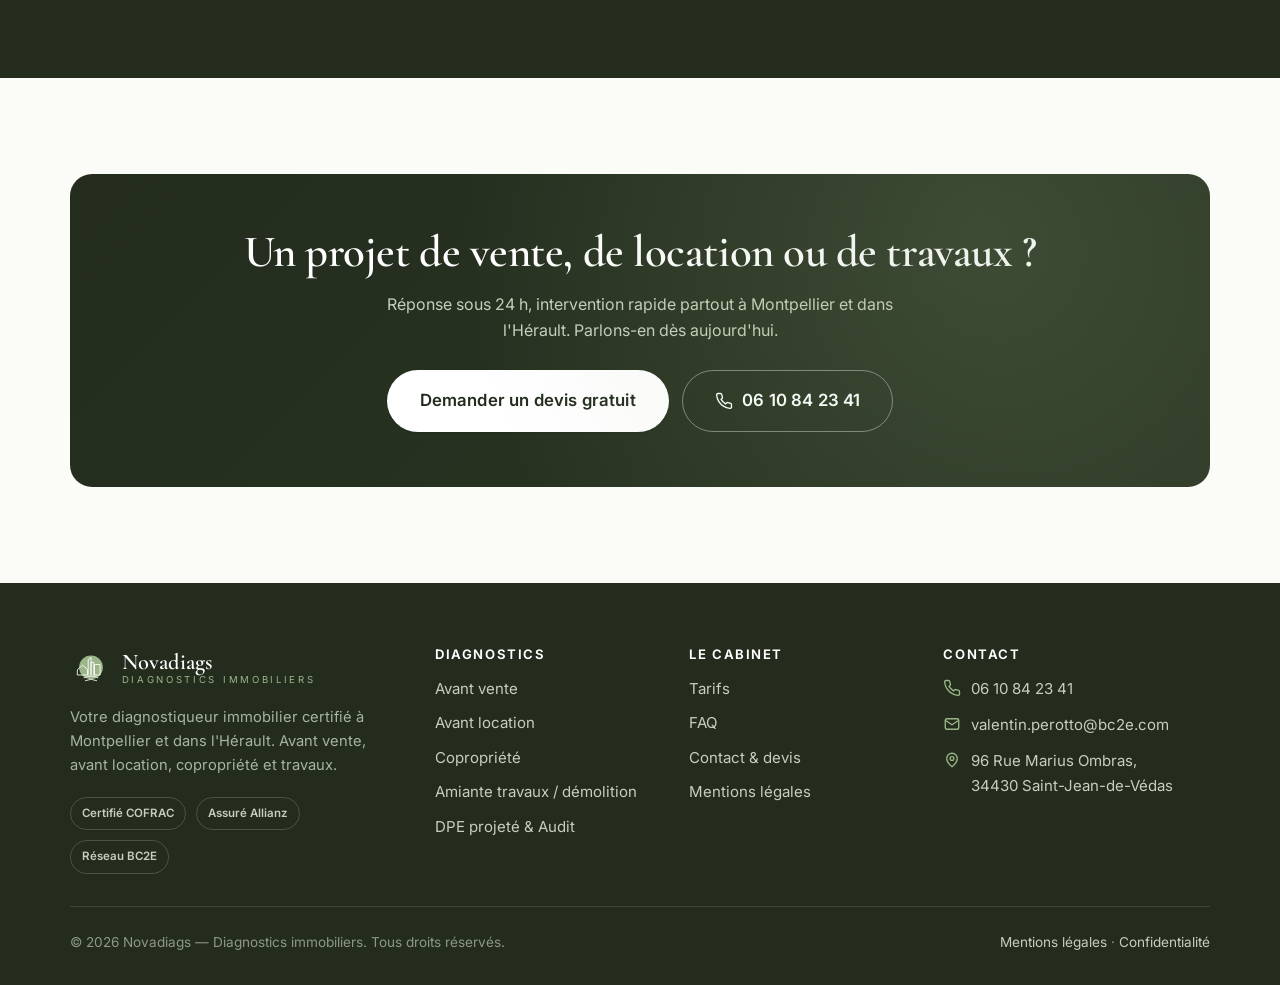
<file: amiante-travaux-demolition.html>
<!DOCTYPE html>
<html lang="fr">
<head>
<meta charset="utf-8">
<meta name="viewport" content="width=device-width, initial-scale=1">
<title>Repérage amiante avant travaux & démolition (34) | RAT, RAD — Novadiags</title>
<meta name="description" content="Repérage amiante avant travaux (RAT) et avant démolition (RAD) à Montpellier et dans l'Hérault. Obligatoire pour protéger les intervenants et respecter le Code du travail. Pour particuliers, architectes et entreprises. Devis rapide.">
<link rel="canonical" href="https://www.novadiags.fr/amiante-travaux-demolition.html">
<meta name="robots" content="index, follow, max-image-preview:large">
<meta name="theme-color" content="#232C1D">
<meta property="og:type" content="article"><meta property="og:locale" content="fr_FR">
<meta property="og:title" content="Repérage amiante avant travaux et démolition — Novadiags">
<meta property="og:description" content="RAT et RAD pour sécuriser vos chantiers dans l'Hérault, en conformité avec le Code du travail.">
<meta property="og:url" content="https://www.novadiags.fr/amiante-travaux-demolition.html">
<link rel="icon" href="assets/img/favicon.svg" type="image/svg+xml">
<link rel="preconnect" href="https://fonts.googleapis.com"><link rel="preconnect" href="https://fonts.gstatic.com" crossorigin>
<link href="https://fonts.googleapis.com/css2?family=Cormorant+Garamond:wght@500;600;700&family=Inter:wght@400;500;600;650;700&display=swap" rel="stylesheet">
<link rel="stylesheet" href="assets/css/style.css">
<script type="application/ld+json">
{"@context":"https://schema.org","@type":"Service","name":"Repérage amiante avant travaux et démolition","serviceType":"Diagnostic amiante avant travaux","areaServed":{"@type":"AdministrativeArea","name":"Hérault"},"provider":{"@type":"ProfessionalService","name":"Novadiags","telephone":"+33610842341"},"description":"Repérage amiante avant travaux (RAT) et avant démolition (RAD) conforme au Code du travail, pour protéger les intervenants sur les chantiers."}
</script>
<script type="application/ld+json">
{"@context":"https://schema.org","@type":"BreadcrumbList","itemListElement":[{"@type":"ListItem","position":1,"name":"Accueil","item":"https://www.novadiags.fr/"},{"@type":"ListItem","position":2,"name":"Amiante avant travaux et démolition","item":"https://www.novadiags.fr/amiante-travaux-demolition.html"}]}
</script>
</head>
<body>
<a class="skip-link" href="#main">Aller au contenu</a>
<!-- ============ HEADER ============ -->
<header class="site-header">
  <div class="container nav">
    <a class="brand" href="index.html" aria-label="Novadiags, accueil">
      <svg viewBox="0 0 120 120" aria-hidden="true"><circle cx="60" cy="58" r="34" fill="#9CB68A"/><g fill="none" stroke="#1A1D18" stroke-width="2.4" stroke-linejoin="round" stroke-linecap="round"><path d="M22 64 L36 52 L50 64 L50 80 L22 80 Z"/><path d="M52 80 L52 36 L60 30 L60 80"/><path d="M60 80 L60 44 L68 44 L68 80"/><path d="M70 80 L70 50 L86 50 L86 80 L70 80"/><path d="M40 88 Q60 78 80 88"/><path d="M44 96 Q60 88 76 96"/></g></svg>
      <span class="brand-text"><b>Novadiags</b><span>Diagnostics immobiliers</span></span>
    </a>
    <nav class="nav-links" aria-label="Navigation principale">
      <div class="has-drop">
        <a href="#" aria-haspopup="true">Diagnostics</a>
        <div class="drop-panel" role="menu">
          <a href="diagnostic-vente.html"><svg class="di" viewBox="0 0 24 24" fill="none" stroke="currentColor" stroke-width="1.7"><path d="M3 21h18M5 21V8l7-5 7 5v13M9 21v-6h6v6"/></svg><span><b>Avant vente</b><small>Le dossier de diagnostic complet</small></span></a>
          <a href="diagnostic-location.html"><svg class="di" viewBox="0 0 24 24" fill="none" stroke="currentColor" stroke-width="1.7"><path d="M3 9.5 12 3l9 6.5V21H3z"/><path d="M9 21v-6h6v6"/></svg><span><b>Avant location</b><small>DPE, plomb, électricité, gaz…</small></span></a>
          <a href="diagnostic-copropriete.html"><svg class="di" viewBox="0 0 24 24" fill="none" stroke="currentColor" stroke-width="1.7"><path d="M3 21V7l6-3v17M9 21V9l6-3v15M15 21V11l6 3v7M3 21h18"/></svg><span><b>Copropriété</b><small>DTG, DPE collectif, amiante</small></span></a>
          <a href="amiante-travaux-demolition.html"><svg class="di" viewBox="0 0 24 24" fill="none" stroke="currentColor" stroke-width="1.7"><path d="M12 2 2 7l10 5 10-5z"/><path d="M2 17l10 5 10-5M2 12l10 5 10-5"/></svg><span><b>Amiante avant travaux / démolition</b><small>Repérage RAT &amp; RAD</small></span></a>
          <a href="dpe-projete.html"><svg class="di" viewBox="0 0 24 24" fill="none" stroke="currentColor" stroke-width="1.7"><path d="M13 2 4 14h6l-1 8 9-12h-6z"/></svg><span><b>DPE projeté &amp; Audit</b><small>Simulez vos travaux avant de les faire</small></span></a>
        </div>
      </div>
      <a href="tarifs.html">Tarifs</a>
      <a href="faq.html">FAQ</a>
      <a href="contact.html">Contact</a>
    </nav>
    <div class="nav-cta">
      <a class="nav-phone" href="tel:+33610842341"><svg viewBox="0 0 24 24" fill="none" stroke="currentColor" stroke-width="1.8"><path d="M22 16.9v3a2 2 0 0 1-2.2 2 19.8 19.8 0 0 1-8.6-3 19.5 19.5 0 0 1-6-6 19.8 19.8 0 0 1-3-8.6A2 2 0 0 1 4.1 2h3a2 2 0 0 1 2 1.7c.1 1 .4 1.9.7 2.8a2 2 0 0 1-.5 2.1L8.1 9.9a16 16 0 0 0 6 6l1.3-1.3a2 2 0 0 1 2.1-.4c.9.3 1.8.6 2.8.7a2 2 0 0 1 1.7 2z"/></svg>06 10 84 23 41</a>
      <a class="btn" href="contact.html">Devis gratuit</a>
    </div>
    <button class="burger" aria-label="Ouvrir le menu" aria-expanded="false" aria-controls="mobile-nav"><span></span><span></span><span></span></button>
  </div>
</header>
<nav class="mobile-nav" id="mobile-nav" aria-label="Menu mobile">
  <a href="index.html">Accueil</a>
  <div class="m-label">Diagnostics</div>
  <div class="m-sub">
    <a href="diagnostic-vente.html">Avant vente</a>
    <a href="diagnostic-location.html">Avant location</a>
    <a href="diagnostic-copropriete.html">Copropriété</a>
    <a href="amiante-travaux-demolition.html">Amiante avant travaux / démolition</a>
    <a href="dpe-projete.html">DPE projeté &amp; Audit énergétique</a>
  </div>
  <a href="tarifs.html">Tarifs</a>
  <a href="faq.html">FAQ</a>
  <a href="contact.html">Contact</a>
  <a class="btn btn--lg" href="contact.html">Demander un devis gratuit</a>
</nav>
<main id="main">
<section class="page-hero">
  <div class="container">
    <nav class="crumb" aria-label="Fil d'ariane"><a href="index.html">Accueil</a><svg viewBox="0 0 24 24" fill="none" stroke="currentColor" stroke-width="2"><path d="m9 6 6 6-6 6"/></svg><span>Amiante avant travaux &amp; démolition</span></nav>
    <h1>Repérage amiante avant travaux &amp; avant démolition</h1>
    <p class="lead">Avant tout chantier de rénovation, réhabilitation ou démolition, un repérage amiante est <strong>obligatoire</strong> pour protéger les intervenants. Nous réalisons les missions <strong>RAT</strong> et <strong>RAD</strong> dans le respect strict du Code du travail, pour les particuliers comme pour les professionnels du bâtiment.</p>
    <div class="btn-row" style="margin-top:1.6rem"><a class="btn btn--lg" href="contact.html">Devis repérage amiante</a><a class="btn btn--ghost btn--lg" href="tel:+33610842341">06 10 84 23 41</a></div>
  </div>
</section>

<section class="section">
  <div class="container split split--top">
    <div class="reveal">
      <span class="eyebrow">RAT</span>
      <h2>Amiante avant travaux</h2>
      <p>Le repérage avant travaux (RAT) identifie la présence d'amiante dans les zones qui seront impactées par le chantier. Il est à la charge du <strong>donneur d'ordre</strong> (maître d'ouvrage) et conditionne la sécurité des entreprises qui interviennent.</p>
      <ul class="checklist">
        <li><svg viewBox="0 0 24 24" fill="none" stroke="currentColor" stroke-width="2"><path d="M20 6 9 17l-5-5"/></svg><span>Obligatoire avant rénovation, réhabilitation ou maintenance lourde</span></li>
        <li><svg viewBox="0 0 24 24" fill="none" stroke="currentColor" stroke-width="2"><path d="M20 6 9 17l-5-5"/></svg><span>Protège les ouvriers d'une exposition aux fibres d'amiante</span></li>
        <li><svg viewBox="0 0 24 24" fill="none" stroke="currentColor" stroke-width="2"><path d="M20 6 9 17l-5-5"/></svg><span>Permet d'adapter le mode opératoire et le désamiantage éventuel</span></li>
      </ul>
    </div>
    <div class="reveal">
      <span class="eyebrow">RAD</span>
      <h2>Amiante avant démolition</h2>
      <p>Le repérage avant démolition (RAD) est exhaustif&nbsp;: il couvre l'intégralité du bâtiment voué à disparaître. Plus poussé que le RAT, il garantit qu'aucun matériau amianté ne sera dispersé lors de la démolition.</p>
      <ul class="checklist">
        <li><svg viewBox="0 0 24 24" fill="none" stroke="currentColor" stroke-width="2"><path d="M20 6 9 17l-5-5"/></svg><span>Obligatoire avant toute démolition totale ou partielle</span></li>
        <li><svg viewBox="0 0 24 24" fill="none" stroke="currentColor" stroke-width="2"><path d="M20 6 9 17l-5-5"/></svg><span>Repérage exhaustif de tous les matériaux et produits</span></li>
        <li><svg viewBox="0 0 24 24" fill="none" stroke="currentColor" stroke-width="2"><path d="M20 6 9 17l-5-5"/></svg><span>Sécurise le tri et l'évacuation des déchets de chantier</span></li>
      </ul>
    </div>
  </div>
</section>

<section class="section section--forest">
  <div class="container">
    <div class="section-head center reveal"><span class="eyebrow">Pourquoi c'est essentiel</span><h2>L'amiante, un enjeu de santé et de responsabilité</h2><p class="lead center">Interdit en France depuis 1997, l'amiante reste présent dans de nombreux bâtiments. Un repérage rigoureux protège les personnes — et vous protège juridiquement.</p></div>
    <div class="grid grid-3">
      <div class="card reveal"><h3>Conformité légale</h3><p>Le donneur d'ordre engage sa responsabilité. Un repérage manquant peut entraîner l'arrêt du chantier et des sanctions.</p></div>
      <div class="card reveal"><h3>Sécurité des intervenants</h3><p>Les fibres d'amiante sont invisibles et dangereuses. Le repérage est la première barrière de protection.</p></div>
      <div class="card reveal"><h3>Maîtrise des coûts</h3><p>Anticiper la présence d'amiante évite les mauvaises surprises et les surcoûts en cours de chantier.</p></div>
    </div>
  </div>
</section>

<section class="section">
  <div class="container">
    <div class="cta-band reveal">
      <h2>Un projet de vente, de location ou de travaux&nbsp;?</h2>
      <p>Réponse sous 24&nbsp;h, intervention rapide partout à Montpellier et dans l'Hérault. Parlons-en dès aujourd'hui.</p>
      <div class="btn-row">
        <a class="btn btn--light btn--lg" href="contact.html">Demander un devis gratuit</a>
        <a class="btn btn--outline-light btn--lg" href="tel:+33610842341"><svg viewBox="0 0 24 24" fill="none" stroke="currentColor" stroke-width="1.8"><path d="M22 16.9v3a2 2 0 0 1-2.2 2 19.8 19.8 0 0 1-8.6-3 19.5 19.5 0 0 1-6-6 19.8 19.8 0 0 1-3-8.6A2 2 0 0 1 4.1 2h3a2 2 0 0 1 2 1.7c.1 1 .4 1.9.7 2.8a2 2 0 0 1-.5 2.1L8.1 9.9a16 16 0 0 0 6 6l1.3-1.3a2 2 0 0 1 2.1-.4c.9.3 1.8.6 2.8.7a2 2 0 0 1 1.7 2z"/></svg>06 10 84 23 41</a>
      </div>
    </div>
  </div>
</section>
</main>
<footer class="site-footer">
  <div class="container">
    <div class="footer-grid">
      <div class="footer-brand">
        <a class="brand" href="index.html" aria-label="Novadiags">
          <svg viewBox="0 0 120 120" aria-hidden="true" style="height:42px"><circle cx="60" cy="58" r="34" fill="#9CB68A"/><g fill="none" stroke="#fff" stroke-width="2.4" stroke-linejoin="round" stroke-linecap="round"><path d="M22 64 L36 52 L50 64 L50 80 L22 80 Z"/><path d="M52 80 L52 36 L60 30 L60 80"/><path d="M60 80 L60 44 L68 44 L68 80"/><path d="M70 80 L70 50 L86 50 L86 80 L70 80"/><path d="M40 88 Q60 78 80 88"/><path d="M44 96 Q60 88 76 96"/></g></svg>
          <span class="brand-text"><b>Novadiags</b><span>Diagnostics immobiliers</span></span>
        </a>
        <p>Votre diagnostiqueur immobilier certifié à Montpellier et dans l'Hérault. Avant vente, avant location, copropriété et travaux.</p>
        <div class="footer-badges"><span class="footer-badge">Certifié COFRAC</span><span class="footer-badge">Assuré Allianz</span><span class="footer-badge">Réseau BC2E</span></div>
      </div>
      <div>
        <h4>Diagnostics</h4>
        <div class="footer-links">
          <a href="diagnostic-vente.html">Avant vente</a>
          <a href="diagnostic-location.html">Avant location</a>
          <a href="diagnostic-copropriete.html">Copropriété</a>
          <a href="amiante-travaux-demolition.html">Amiante travaux / démolition</a>
          <a href="dpe-projete.html">DPE projeté &amp; Audit</a>
        </div>
      </div>
      <div>
        <h4>Le cabinet</h4>
        <div class="footer-links">
          <a href="tarifs.html">Tarifs</a>
          <a href="faq.html">FAQ</a>
          <a href="contact.html">Contact &amp; devis</a>
          <a href="mentions-legales.html">Mentions légales</a>
        </div>
      </div>
      <div>
        <h4>Contact</h4>
        <div class="footer-contact">
          <a href="tel:+33610842341"><svg viewBox="0 0 24 24" fill="none" stroke="currentColor" stroke-width="1.8"><path d="M22 16.9v3a2 2 0 0 1-2.2 2 19.8 19.8 0 0 1-8.6-3 19.5 19.5 0 0 1-6-6 19.8 19.8 0 0 1-3-8.6A2 2 0 0 1 4.1 2h3a2 2 0 0 1 2 1.7c.1 1 .4 1.9.7 2.8a2 2 0 0 1-.5 2.1L8.1 9.9a16 16 0 0 0 6 6l1.3-1.3a2 2 0 0 1 2.1-.4c.9.3 1.8.6 2.8.7a2 2 0 0 1 1.7 2z"/></svg>06 10 84 23 41</a>
          <a href="mailto:valentin.perotto@bc2e.com"><svg viewBox="0 0 24 24" fill="none" stroke="currentColor" stroke-width="1.8"><rect x="3" y="5" width="18" height="14" rx="2"/><path d="m3 7 9 6 9-6"/></svg>valentin.perotto@bc2e.com</a>
          <span><svg viewBox="0 0 24 24" fill="none" stroke="currentColor" stroke-width="1.8"><path d="M12 21s-7-5.7-7-11a7 7 0 0 1 14 0c0 5.3-7 11-7 11z"/><circle cx="12" cy="10" r="2.5"/></svg>96 Rue Marius Ombras,<br>34430 Saint-Jean-de-Védas</span>
        </div>
      </div>
    </div>
    <div class="footer-bottom">
      <span>&copy; <span data-year>2026</span> Novadiags &mdash; Diagnostics immobiliers. Tous droits réservés.</span>
      <span><a href="mentions-legales.html">Mentions légales</a> &middot; <a href="mentions-legales.html#confidentialite">Confidentialité</a></span>
    </div>
  </div>
</footer>
<div class="mobile-cta">
  <a class="btn btn--ghost" href="tel:+33610842341"><svg viewBox="0 0 24 24" fill="none" stroke="currentColor" stroke-width="1.8" style="width:18px;height:18px"><path d="M22 16.9v3a2 2 0 0 1-2.2 2 19.8 19.8 0 0 1-8.6-3 19.5 19.5 0 0 1-6-6 19.8 19.8 0 0 1-3-8.6A2 2 0 0 1 4.1 2h3a2 2 0 0 1 2 1.7c.1 1 .4 1.9.7 2.8a2 2 0 0 1-.5 2.1L8.1 9.9a16 16 0 0 0 6 6l1.3-1.3a2 2 0 0 1 2.1-.4c.9.3 1.8.6 2.8.7a2 2 0 0 1 1.7 2z"/></svg>Appeler</a>
  <a class="btn" href="contact.html">Devis gratuit</a>
</div>
<script src="assets/js/main.js" defer></script>
</body>
</html>
</file>
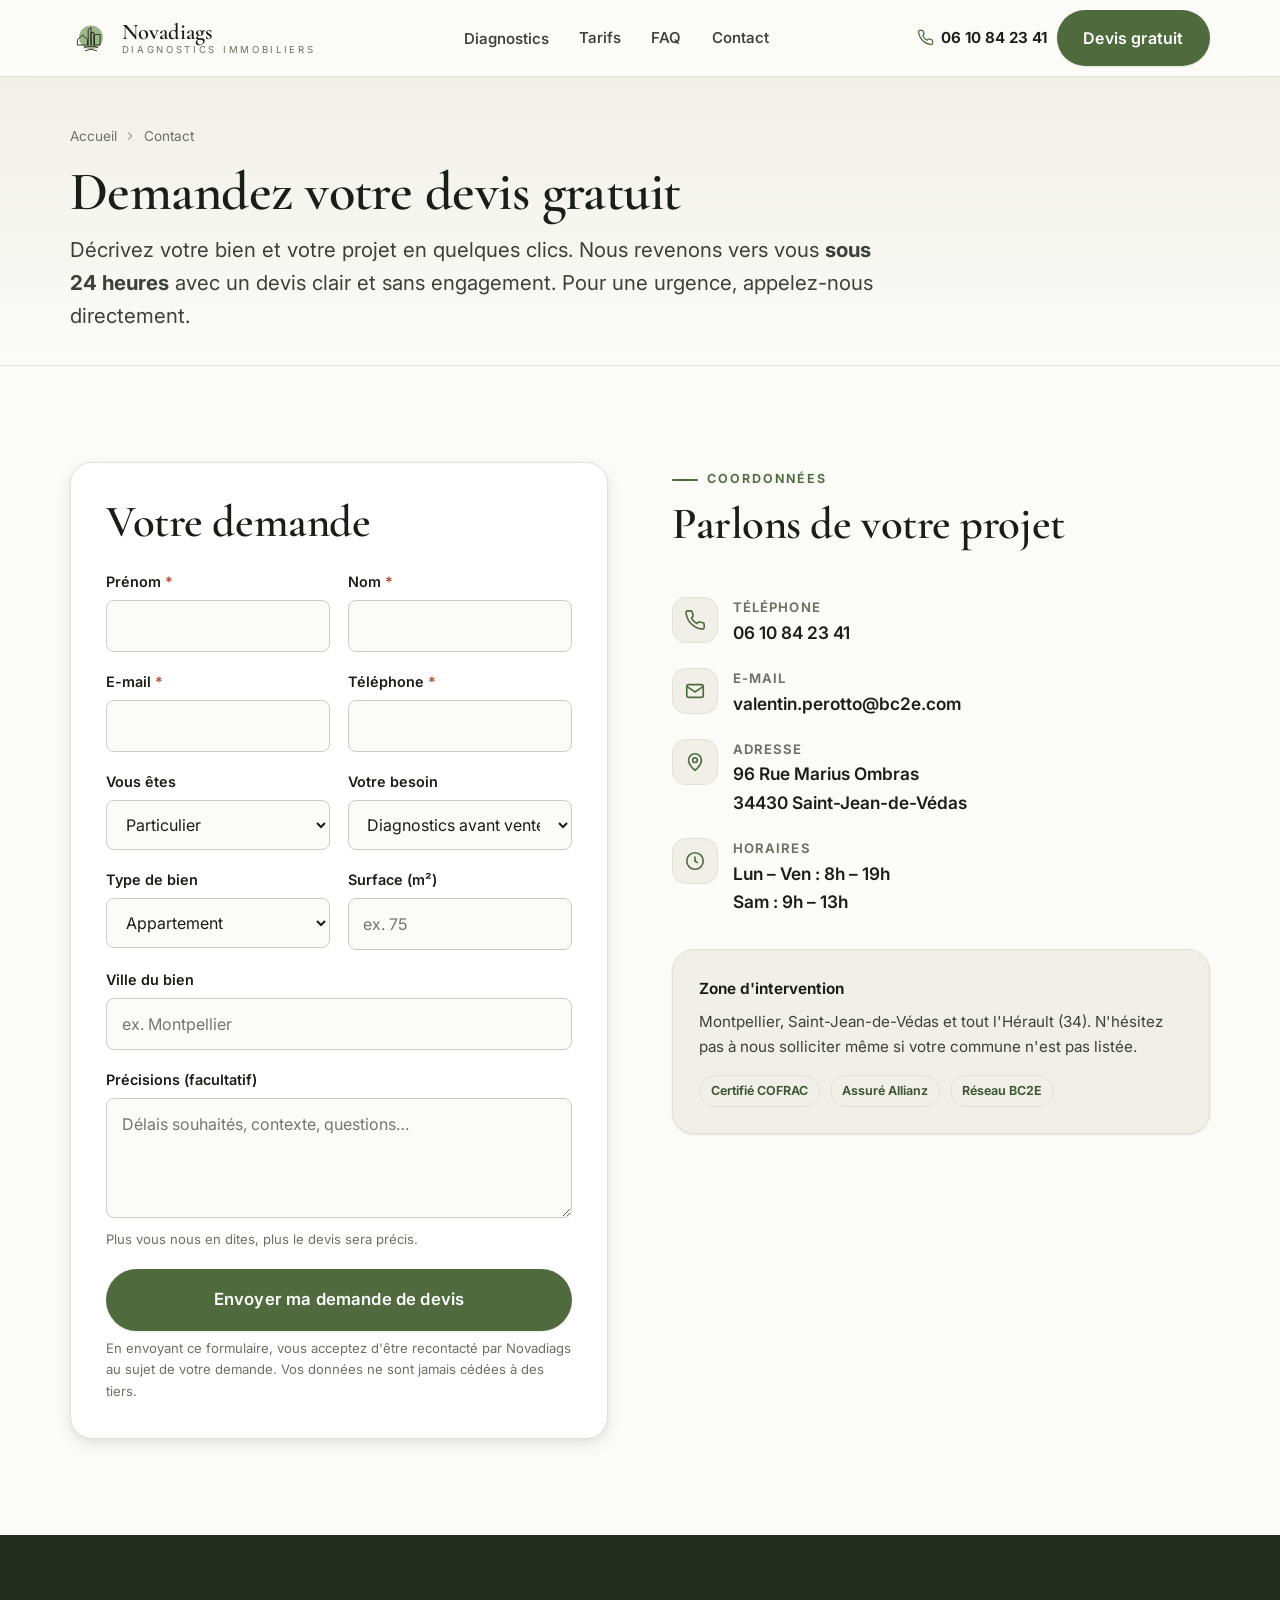
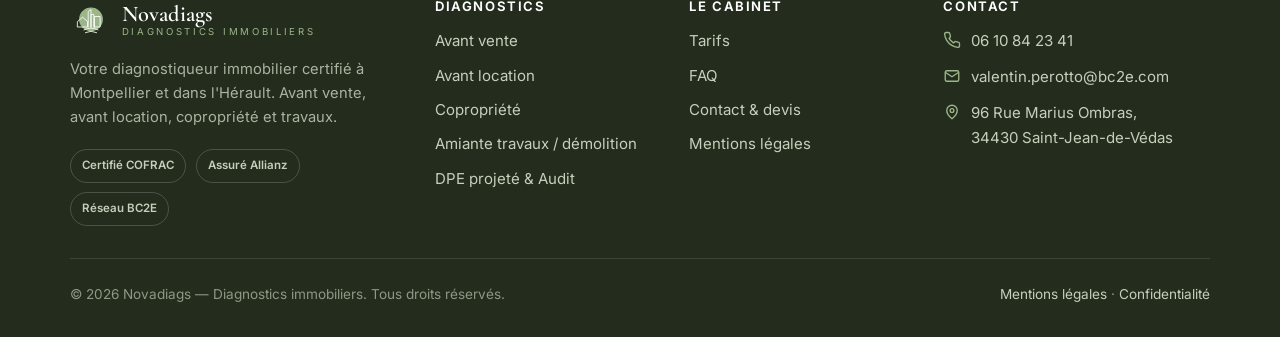
<file: contact.html>
<!DOCTYPE html>
<html lang="fr">
<head>
<meta charset="utf-8">
<meta name="viewport" content="width=device-width, initial-scale=1">
<title>Contact & devis gratuit | Diagnostics immobiliers Montpellier — Novadiags</title>
<meta name="description" content="Demandez votre devis gratuit de diagnostics immobiliers à Montpellier et dans l'Hérault. Réponse sous 24h. Novadiags — Valentin Perotto, 06 10 84 23 41, Saint-Jean-de-Védas (34430).">
<link rel="canonical" href="https://www.novadiags.fr/contact.html">
<meta name="robots" content="index, follow, max-image-preview:large">
<meta name="theme-color" content="#232C1D">
<meta property="og:type" content="website"><meta property="og:locale" content="fr_FR">
<meta property="og:title" content="Contact & devis gratuit — Novadiags">
<meta property="og:description" content="Réponse sous 24h. Diagnostics immobiliers à Montpellier et dans l'Hérault.">
<meta property="og:url" content="https://www.novadiags.fr/contact.html">
<link rel="icon" href="assets/img/favicon.svg" type="image/svg+xml">
<link rel="preconnect" href="https://fonts.googleapis.com"><link rel="preconnect" href="https://fonts.gstatic.com" crossorigin>
<link href="https://fonts.googleapis.com/css2?family=Cormorant+Garamond:wght@500;600;700&family=Inter:wght@400;500;600;650;700&display=swap" rel="stylesheet">
<link rel="stylesheet" href="assets/css/style.css">
<script type="application/ld+json">
{"@context":"https://schema.org","@type":"BreadcrumbList","itemListElement":[{"@type":"ListItem","position":1,"name":"Accueil","item":"https://www.novadiags.fr/"},{"@type":"ListItem","position":2,"name":"Contact","item":"https://www.novadiags.fr/contact.html"}]}
</script>
</head>
<body>
<a class="skip-link" href="#main">Aller au contenu</a>
<!-- ============ HEADER ============ -->
<header class="site-header">
  <div class="container nav">
    <a class="brand" href="index.html" aria-label="Novadiags, accueil">
      <svg viewBox="0 0 120 120" aria-hidden="true"><circle cx="60" cy="58" r="34" fill="#9CB68A"/><g fill="none" stroke="#1A1D18" stroke-width="2.4" stroke-linejoin="round" stroke-linecap="round"><path d="M22 64 L36 52 L50 64 L50 80 L22 80 Z"/><path d="M52 80 L52 36 L60 30 L60 80"/><path d="M60 80 L60 44 L68 44 L68 80"/><path d="M70 80 L70 50 L86 50 L86 80 L70 80"/><path d="M40 88 Q60 78 80 88"/><path d="M44 96 Q60 88 76 96"/></g></svg>
      <span class="brand-text"><b>Novadiags</b><span>Diagnostics immobiliers</span></span>
    </a>
    <nav class="nav-links" aria-label="Navigation principale">
      <div class="has-drop">
        <a href="#" aria-haspopup="true">Diagnostics</a>
        <div class="drop-panel" role="menu">
          <a href="diagnostic-vente.html"><svg class="di" viewBox="0 0 24 24" fill="none" stroke="currentColor" stroke-width="1.7"><path d="M3 21h18M5 21V8l7-5 7 5v13M9 21v-6h6v6"/></svg><span><b>Avant vente</b><small>Le dossier de diagnostic complet</small></span></a>
          <a href="diagnostic-location.html"><svg class="di" viewBox="0 0 24 24" fill="none" stroke="currentColor" stroke-width="1.7"><path d="M3 9.5 12 3l9 6.5V21H3z"/><path d="M9 21v-6h6v6"/></svg><span><b>Avant location</b><small>DPE, plomb, électricité, gaz…</small></span></a>
          <a href="diagnostic-copropriete.html"><svg class="di" viewBox="0 0 24 24" fill="none" stroke="currentColor" stroke-width="1.7"><path d="M3 21V7l6-3v17M9 21V9l6-3v15M15 21V11l6 3v7M3 21h18"/></svg><span><b>Copropriété</b><small>DTG, DPE collectif, amiante</small></span></a>
          <a href="amiante-travaux-demolition.html"><svg class="di" viewBox="0 0 24 24" fill="none" stroke="currentColor" stroke-width="1.7"><path d="M12 2 2 7l10 5 10-5z"/><path d="M2 17l10 5 10-5M2 12l10 5 10-5"/></svg><span><b>Amiante avant travaux / démolition</b><small>Repérage RAT &amp; RAD</small></span></a>
          <a href="dpe-projete.html"><svg class="di" viewBox="0 0 24 24" fill="none" stroke="currentColor" stroke-width="1.7"><path d="M13 2 4 14h6l-1 8 9-12h-6z"/></svg><span><b>DPE projeté &amp; Audit</b><small>Simulez vos travaux avant de les faire</small></span></a>
        </div>
      </div>
      <a href="tarifs.html">Tarifs</a>
      <a href="faq.html">FAQ</a>
      <a href="contact.html">Contact</a>
    </nav>
    <div class="nav-cta">
      <a class="nav-phone" href="tel:+33610842341"><svg viewBox="0 0 24 24" fill="none" stroke="currentColor" stroke-width="1.8"><path d="M22 16.9v3a2 2 0 0 1-2.2 2 19.8 19.8 0 0 1-8.6-3 19.5 19.5 0 0 1-6-6 19.8 19.8 0 0 1-3-8.6A2 2 0 0 1 4.1 2h3a2 2 0 0 1 2 1.7c.1 1 .4 1.9.7 2.8a2 2 0 0 1-.5 2.1L8.1 9.9a16 16 0 0 0 6 6l1.3-1.3a2 2 0 0 1 2.1-.4c.9.3 1.8.6 2.8.7a2 2 0 0 1 1.7 2z"/></svg>06 10 84 23 41</a>
      <a class="btn" href="contact.html">Devis gratuit</a>
    </div>
    <button class="burger" aria-label="Ouvrir le menu" aria-expanded="false" aria-controls="mobile-nav"><span></span><span></span><span></span></button>
  </div>
</header>
<nav class="mobile-nav" id="mobile-nav" aria-label="Menu mobile">
  <a href="index.html">Accueil</a>
  <div class="m-label">Diagnostics</div>
  <div class="m-sub">
    <a href="diagnostic-vente.html">Avant vente</a>
    <a href="diagnostic-location.html">Avant location</a>
    <a href="diagnostic-copropriete.html">Copropriété</a>
    <a href="amiante-travaux-demolition.html">Amiante avant travaux / démolition</a>
    <a href="dpe-projete.html">DPE projeté &amp; Audit énergétique</a>
  </div>
  <a href="tarifs.html">Tarifs</a>
  <a href="faq.html">FAQ</a>
  <a href="contact.html">Contact</a>
  <a class="btn btn--lg" href="contact.html">Demander un devis gratuit</a>
</nav>
<main id="main">
<section class="page-hero">
  <div class="container">
    <nav class="crumb" aria-label="Fil d'ariane"><a href="index.html">Accueil</a><svg viewBox="0 0 24 24" fill="none" stroke="currentColor" stroke-width="2"><path d="m9 6 6 6-6 6"/></svg><span>Contact</span></nav>
    <h1>Demandez votre devis gratuit</h1>
    <p class="lead">Décrivez votre bien et votre projet en quelques clics. Nous revenons vers vous <strong>sous 24&nbsp;heures</strong> avec un devis clair et sans engagement. Pour une urgence, appelez-nous directement.</p>
  </div>
</section>

<section class="section">
  <div class="container">
    <div class="grid" style="grid-template-columns:1fr;gap:3rem">
      <div class="split" style="align-items:start">

        <!-- Formulaire -->
        <div class="reveal">
          <form id="devis-form" class="form-card" novalidate>
            <h2 style="font-family:var(--font-serif);margin-bottom:1.4rem">Votre demande</h2>
            <div class="field-row">
              <div class="field"><label for="prenom">Prénom <span class="req">*</span></label><input id="prenom" name="prenom" type="text" autocomplete="given-name" required></div>
              <div class="field"><label for="nom">Nom <span class="req">*</span></label><input id="nom" name="nom" type="text" autocomplete="family-name" required></div>
            </div>
            <div class="field-row">
              <div class="field"><label for="email">E-mail <span class="req">*</span></label><input id="email" name="email" type="email" autocomplete="email" inputmode="email" required></div>
              <div class="field"><label for="tel">Téléphone <span class="req">*</span></label><input id="tel" name="tel" type="tel" autocomplete="tel" inputmode="tel" required></div>
            </div>
            <div class="field-row">
              <div class="field"><label for="profil">Vous êtes</label>
                <select id="profil" name="profil">
                  <option value="particulier">Particulier</option>
                  <option value="agence">Agence immobilière</option>
                  <option value="architecte">Architecte / maître d'œuvre</option>
                  <option value="syndic">Syndic / copropriété</option>
                  <option value="autre">Autre</option>
                </select>
              </div>
              <div class="field"><label for="motif">Votre besoin</label>
                <select id="motif" name="motif">
                  <option value="vente">Diagnostics avant vente</option>
                  <option value="location">Diagnostics avant location</option>
                  <option value="copro">Copropriété</option>
                  <option value="amiante">Amiante avant travaux / démolition</option>
                  <option value="dpe-projete">DPE projeté / audit énergétique</option>
                  <option value="autre">Autre / je ne sais pas</option>
                </select>
              </div>
            </div>
            <div class="field-row">
              <div class="field"><label for="type-bien">Type de bien</label>
                <select id="type-bien" name="type-bien">
                  <option value="appartement">Appartement</option>
                  <option value="maison">Maison</option>
                  <option value="local">Local commercial</option>
                  <option value="immeuble">Immeuble / copropriété</option>
                  <option value="autre">Autre</option>
                </select>
              </div>
              <div class="field"><label for="surface">Surface (m²)</label><input id="surface" name="surface" type="number" min="1" inputmode="numeric" placeholder="ex. 75"></div>
            </div>
            <div class="field"><label for="ville">Ville du bien</label><input id="ville" name="ville" type="text" autocomplete="address-level2" placeholder="ex. Montpellier"></div>
            <div class="field"><label for="message">Précisions (facultatif)</label><textarea id="message" name="message" placeholder="Délais souhaités, contexte, questions…"></textarea><span class="help">Plus vous nous en dites, plus le devis sera précis.</span></div>
            <button type="submit" class="btn btn--lg" style="width:100%">Envoyer ma demande de devis</button>
            <p class="form-note">En envoyant ce formulaire, vous acceptez d'être recontacté par Novadiags au sujet de votre demande. Vos données ne sont jamais cédées à des tiers.</p>
          </form>
          <div class="form-success" tabindex="-1" role="status" aria-live="polite">
            <svg viewBox="0 0 24 24" fill="none" stroke="currentColor" stroke-width="2" style="width:24px;height:24px;flex-shrink:0"><circle cx="12" cy="12" r="10"/><path d="m8 12 3 3 5-6"/></svg>
            Merci&nbsp;! Votre demande a bien été envoyée. Nous revenons vers vous sous 24&nbsp;heures.
          </div>
        </div>

        <!-- Coordonnées -->
        <div class="reveal">
          <div class="section-head"><span class="eyebrow">Coordonnées</span><h2>Parlons de votre projet</h2></div>
          <div class="info-list">
            <div class="info-item"><div class="ii"><svg viewBox="0 0 24 24" fill="none" stroke="currentColor" stroke-width="1.8"><path d="M22 16.9v3a2 2 0 0 1-2.2 2 19.8 19.8 0 0 1-8.6-3 19.5 19.5 0 0 1-6-6 19.8 19.8 0 0 1-3-8.6A2 2 0 0 1 4.1 2h3a2 2 0 0 1 2 1.7c.1 1 .4 1.9.7 2.8a2 2 0 0 1-.5 2.1L8.1 9.9a16 16 0 0 0 6 6l1.3-1.3a2 2 0 0 1 2.1-.4c.9.3 1.8.6 2.8.7a2 2 0 0 1 1.7 2z"/></svg></div><div><b>Téléphone</b><a href="tel:+33610842341">06 10 84 23 41</a></div></div>
            <div class="info-item"><div class="ii"><svg viewBox="0 0 24 24" fill="none" stroke="currentColor" stroke-width="1.8"><rect x="3" y="5" width="18" height="14" rx="2"/><path d="m3 7 9 6 9-6"/></svg></div><div><b>E-mail</b><a href="mailto:valentin.perotto@bc2e.com">valentin.perotto@bc2e.com</a></div></div>
            <div class="info-item"><div class="ii"><svg viewBox="0 0 24 24" fill="none" stroke="currentColor" stroke-width="1.8"><path d="M12 21s-7-5.7-7-11a7 7 0 0 1 14 0c0 5.3-7 11-7 11z"/><circle cx="12" cy="10" r="2.5"/></svg></div><div><b>Adresse</b><span>96 Rue Marius Ombras<br>34430 Saint-Jean-de-Védas</span></div></div>
            <div class="info-item"><div class="ii"><svg viewBox="0 0 24 24" fill="none" stroke="currentColor" stroke-width="1.8"><circle cx="12" cy="12" r="9"/><path d="M12 7v5l3 2"/></svg></div><div><b>Horaires</b><span>Lun – Ven&nbsp;: 8h – 19h<br>Sam&nbsp;: 9h – 13h</span></div></div>
          </div>
          <div class="card" style="margin-top:2rem;background:var(--cream)">
            <p style="font-weight:650;color:var(--ink);margin-bottom:.5rem">Zone d'intervention</p>
            <p style="font-size:.95rem">Montpellier, Saint-Jean-de-Védas et tout l'Hérault (34). N'hésitez pas à nous solliciter même si votre commune n'est pas listée.</p>
            <div class="footer-badges" style="margin-top:1rem"><span class="tag">Certifié COFRAC</span><span class="tag">Assuré Allianz</span><span class="tag">Réseau BC2E</span></div>
          </div>
        </div>

      </div>
    </div>
  </div>
</section>
</main>
<footer class="site-footer">
  <div class="container">
    <div class="footer-grid">
      <div class="footer-brand">
        <a class="brand" href="index.html" aria-label="Novadiags">
          <svg viewBox="0 0 120 120" aria-hidden="true" style="height:42px"><circle cx="60" cy="58" r="34" fill="#9CB68A"/><g fill="none" stroke="#fff" stroke-width="2.4" stroke-linejoin="round" stroke-linecap="round"><path d="M22 64 L36 52 L50 64 L50 80 L22 80 Z"/><path d="M52 80 L52 36 L60 30 L60 80"/><path d="M60 80 L60 44 L68 44 L68 80"/><path d="M70 80 L70 50 L86 50 L86 80 L70 80"/><path d="M40 88 Q60 78 80 88"/><path d="M44 96 Q60 88 76 96"/></g></svg>
          <span class="brand-text"><b>Novadiags</b><span>Diagnostics immobiliers</span></span>
        </a>
        <p>Votre diagnostiqueur immobilier certifié à Montpellier et dans l'Hérault. Avant vente, avant location, copropriété et travaux.</p>
        <div class="footer-badges"><span class="footer-badge">Certifié COFRAC</span><span class="footer-badge">Assuré Allianz</span><span class="footer-badge">Réseau BC2E</span></div>
      </div>
      <div>
        <h4>Diagnostics</h4>
        <div class="footer-links">
          <a href="diagnostic-vente.html">Avant vente</a>
          <a href="diagnostic-location.html">Avant location</a>
          <a href="diagnostic-copropriete.html">Copropriété</a>
          <a href="amiante-travaux-demolition.html">Amiante travaux / démolition</a>
          <a href="dpe-projete.html">DPE projeté &amp; Audit</a>
        </div>
      </div>
      <div>
        <h4>Le cabinet</h4>
        <div class="footer-links">
          <a href="tarifs.html">Tarifs</a>
          <a href="faq.html">FAQ</a>
          <a href="contact.html">Contact &amp; devis</a>
          <a href="mentions-legales.html">Mentions légales</a>
        </div>
      </div>
      <div>
        <h4>Contact</h4>
        <div class="footer-contact">
          <a href="tel:+33610842341"><svg viewBox="0 0 24 24" fill="none" stroke="currentColor" stroke-width="1.8"><path d="M22 16.9v3a2 2 0 0 1-2.2 2 19.8 19.8 0 0 1-8.6-3 19.5 19.5 0 0 1-6-6 19.8 19.8 0 0 1-3-8.6A2 2 0 0 1 4.1 2h3a2 2 0 0 1 2 1.7c.1 1 .4 1.9.7 2.8a2 2 0 0 1-.5 2.1L8.1 9.9a16 16 0 0 0 6 6l1.3-1.3a2 2 0 0 1 2.1-.4c.9.3 1.8.6 2.8.7a2 2 0 0 1 1.7 2z"/></svg>06 10 84 23 41</a>
          <a href="mailto:valentin.perotto@bc2e.com"><svg viewBox="0 0 24 24" fill="none" stroke="currentColor" stroke-width="1.8"><rect x="3" y="5" width="18" height="14" rx="2"/><path d="m3 7 9 6 9-6"/></svg>valentin.perotto@bc2e.com</a>
          <span><svg viewBox="0 0 24 24" fill="none" stroke="currentColor" stroke-width="1.8"><path d="M12 21s-7-5.7-7-11a7 7 0 0 1 14 0c0 5.3-7 11-7 11z"/><circle cx="12" cy="10" r="2.5"/></svg>96 Rue Marius Ombras,<br>34430 Saint-Jean-de-Védas</span>
        </div>
      </div>
    </div>
    <div class="footer-bottom">
      <span>&copy; <span data-year>2026</span> Novadiags &mdash; Diagnostics immobiliers. Tous droits réservés.</span>
      <span><a href="mentions-legales.html">Mentions légales</a> &middot; <a href="mentions-legales.html#confidentialite">Confidentialité</a></span>
    </div>
  </div>
</footer>
<div class="mobile-cta">
  <a class="btn btn--ghost" href="tel:+33610842341"><svg viewBox="0 0 24 24" fill="none" stroke="currentColor" stroke-width="1.8" style="width:18px;height:18px"><path d="M22 16.9v3a2 2 0 0 1-2.2 2 19.8 19.8 0 0 1-8.6-3 19.5 19.5 0 0 1-6-6 19.8 19.8 0 0 1-3-8.6A2 2 0 0 1 4.1 2h3a2 2 0 0 1 2 1.7c.1 1 .4 1.9.7 2.8a2 2 0 0 1-.5 2.1L8.1 9.9a16 16 0 0 0 6 6l1.3-1.3a2 2 0 0 1 2.1-.4c.9.3 1.8.6 2.8.7a2 2 0 0 1 1.7 2z"/></svg>Appeler</a>
  <a class="btn" href="contact.html">Devis gratuit</a>
</div>
<script src="assets/js/main.js" defer></script>
</body>
</html>
</file>
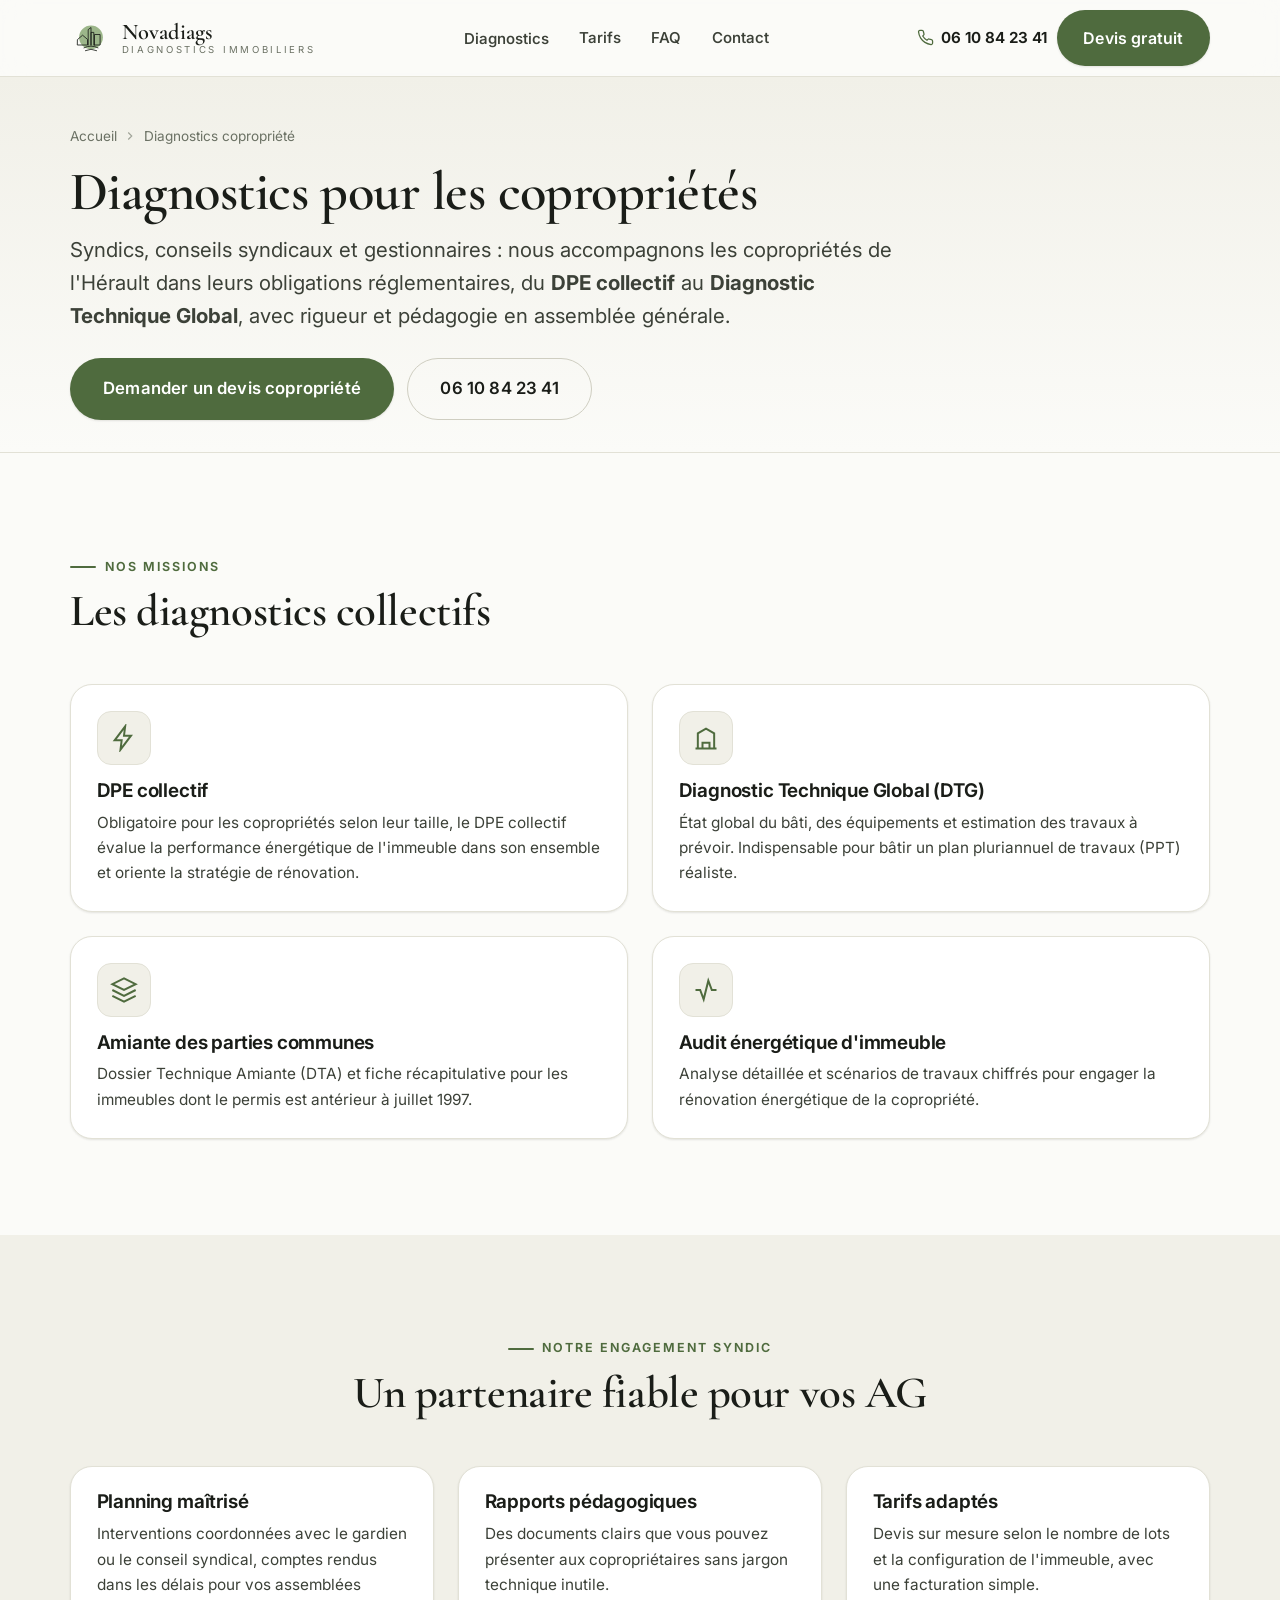
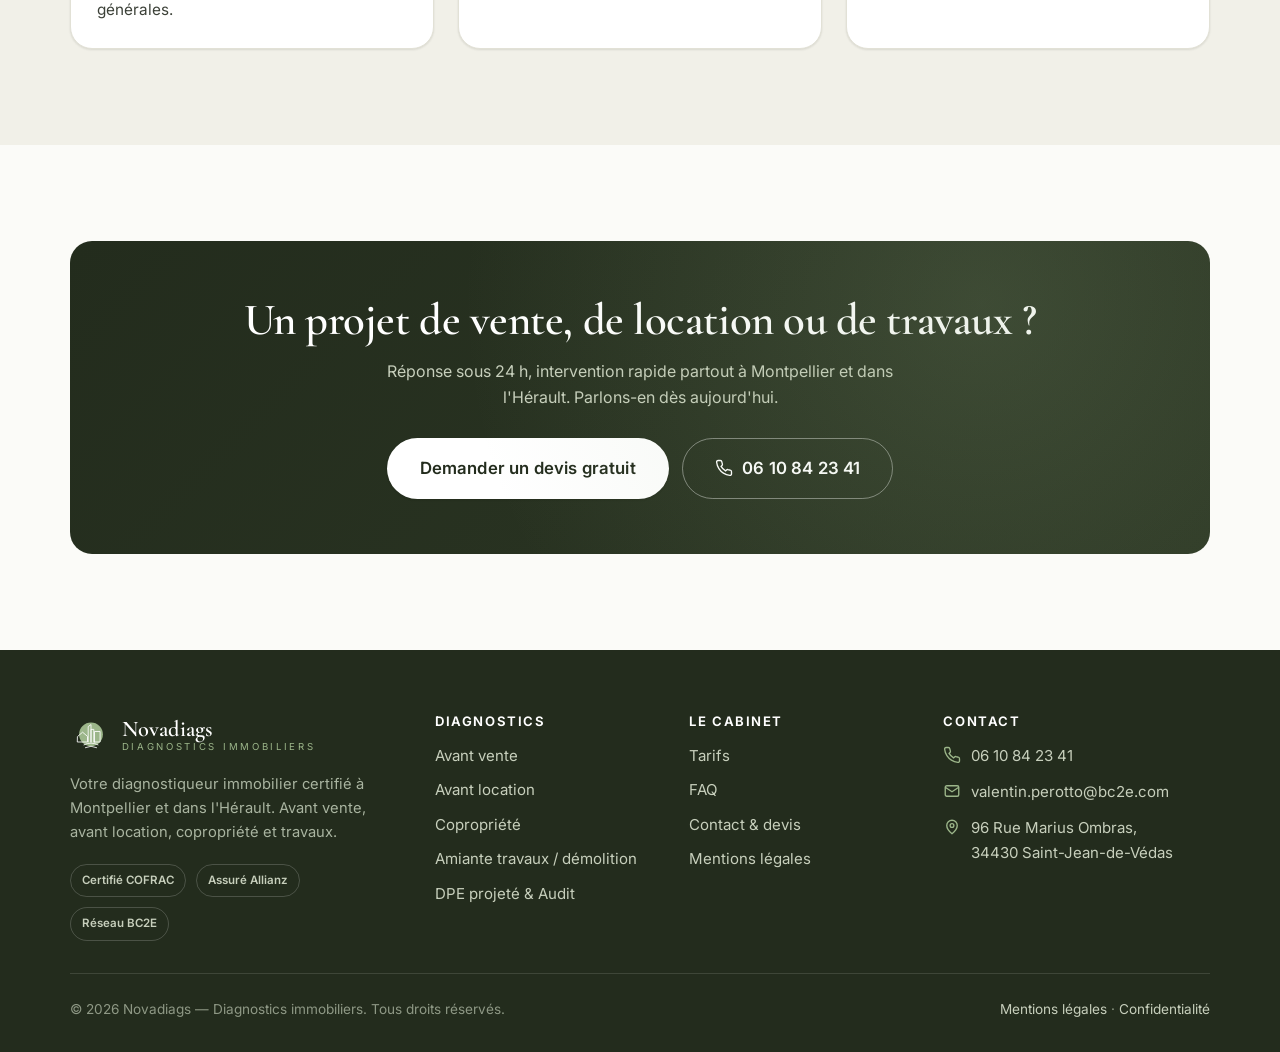
<file: diagnostic-copropriete.html>
<!DOCTYPE html>
<html lang="fr">
<head>
<meta charset="utf-8">
<meta name="viewport" content="width=device-width, initial-scale=1">
<title>Diagnostics copropriété à Montpellier (34) | DPE collectif, DTG — Novadiags</title>
<meta name="description" content="Diagnostics pour les copropriétés à Montpellier et dans l'Hérault : DPE collectif, Diagnostic Technique Global (DTG), repérage amiante des parties communes, PPT. Accompagnement des syndics et conseils syndicaux. Devis sur mesure.">
<link rel="canonical" href="https://www.novadiags.fr/diagnostic-copropriete.html">
<meta name="robots" content="index, follow, max-image-preview:large">
<meta name="theme-color" content="#232C1D">
<meta property="og:type" content="article"><meta property="og:locale" content="fr_FR">
<meta property="og:title" content="Diagnostics pour copropriétés — Novadiags">
<meta property="og:description" content="DPE collectif, DTG et amiante des parties communes pour syndics et conseils syndicaux.">
<meta property="og:url" content="https://www.novadiags.fr/diagnostic-copropriete.html">
<link rel="icon" href="assets/img/favicon.svg" type="image/svg+xml">
<link rel="preconnect" href="https://fonts.googleapis.com"><link rel="preconnect" href="https://fonts.gstatic.com" crossorigin>
<link href="https://fonts.googleapis.com/css2?family=Cormorant+Garamond:wght@500;600;700&family=Inter:wght@400;500;600;650;700&display=swap" rel="stylesheet">
<link rel="stylesheet" href="assets/css/style.css">
<script type="application/ld+json">
{"@context":"https://schema.org","@type":"Service","name":"Diagnostics pour copropriétés","serviceType":"Diagnostic immobilier copropriété","areaServed":{"@type":"AdministrativeArea","name":"Hérault"},"provider":{"@type":"ProfessionalService","name":"Novadiags","telephone":"+33610842341"},"description":"DPE collectif, Diagnostic Technique Global (DTG), repérage amiante des parties communes et projet de plan pluriannuel de travaux pour les copropriétés."}
</script>
<script type="application/ld+json">
{"@context":"https://schema.org","@type":"BreadcrumbList","itemListElement":[{"@type":"ListItem","position":1,"name":"Accueil","item":"https://www.novadiags.fr/"},{"@type":"ListItem","position":2,"name":"Diagnostics copropriété","item":"https://www.novadiags.fr/diagnostic-copropriete.html"}]}
</script>
</head>
<body>
<a class="skip-link" href="#main">Aller au contenu</a>
<!-- ============ HEADER ============ -->
<header class="site-header">
  <div class="container nav">
    <a class="brand" href="index.html" aria-label="Novadiags, accueil">
      <svg viewBox="0 0 120 120" aria-hidden="true"><circle cx="60" cy="58" r="34" fill="#9CB68A"/><g fill="none" stroke="#1A1D18" stroke-width="2.4" stroke-linejoin="round" stroke-linecap="round"><path d="M22 64 L36 52 L50 64 L50 80 L22 80 Z"/><path d="M52 80 L52 36 L60 30 L60 80"/><path d="M60 80 L60 44 L68 44 L68 80"/><path d="M70 80 L70 50 L86 50 L86 80 L70 80"/><path d="M40 88 Q60 78 80 88"/><path d="M44 96 Q60 88 76 96"/></g></svg>
      <span class="brand-text"><b>Novadiags</b><span>Diagnostics immobiliers</span></span>
    </a>
    <nav class="nav-links" aria-label="Navigation principale">
      <div class="has-drop">
        <a href="#" aria-haspopup="true">Diagnostics</a>
        <div class="drop-panel" role="menu">
          <a href="diagnostic-vente.html"><svg class="di" viewBox="0 0 24 24" fill="none" stroke="currentColor" stroke-width="1.7"><path d="M3 21h18M5 21V8l7-5 7 5v13M9 21v-6h6v6"/></svg><span><b>Avant vente</b><small>Le dossier de diagnostic complet</small></span></a>
          <a href="diagnostic-location.html"><svg class="di" viewBox="0 0 24 24" fill="none" stroke="currentColor" stroke-width="1.7"><path d="M3 9.5 12 3l9 6.5V21H3z"/><path d="M9 21v-6h6v6"/></svg><span><b>Avant location</b><small>DPE, plomb, électricité, gaz…</small></span></a>
          <a href="diagnostic-copropriete.html"><svg class="di" viewBox="0 0 24 24" fill="none" stroke="currentColor" stroke-width="1.7"><path d="M3 21V7l6-3v17M9 21V9l6-3v15M15 21V11l6 3v7M3 21h18"/></svg><span><b>Copropriété</b><small>DTG, DPE collectif, amiante</small></span></a>
          <a href="amiante-travaux-demolition.html"><svg class="di" viewBox="0 0 24 24" fill="none" stroke="currentColor" stroke-width="1.7"><path d="M12 2 2 7l10 5 10-5z"/><path d="M2 17l10 5 10-5M2 12l10 5 10-5"/></svg><span><b>Amiante avant travaux / démolition</b><small>Repérage RAT &amp; RAD</small></span></a>
          <a href="dpe-projete.html"><svg class="di" viewBox="0 0 24 24" fill="none" stroke="currentColor" stroke-width="1.7"><path d="M13 2 4 14h6l-1 8 9-12h-6z"/></svg><span><b>DPE projeté &amp; Audit</b><small>Simulez vos travaux avant de les faire</small></span></a>
        </div>
      </div>
      <a href="tarifs.html">Tarifs</a>
      <a href="faq.html">FAQ</a>
      <a href="contact.html">Contact</a>
    </nav>
    <div class="nav-cta">
      <a class="nav-phone" href="tel:+33610842341"><svg viewBox="0 0 24 24" fill="none" stroke="currentColor" stroke-width="1.8"><path d="M22 16.9v3a2 2 0 0 1-2.2 2 19.8 19.8 0 0 1-8.6-3 19.5 19.5 0 0 1-6-6 19.8 19.8 0 0 1-3-8.6A2 2 0 0 1 4.1 2h3a2 2 0 0 1 2 1.7c.1 1 .4 1.9.7 2.8a2 2 0 0 1-.5 2.1L8.1 9.9a16 16 0 0 0 6 6l1.3-1.3a2 2 0 0 1 2.1-.4c.9.3 1.8.6 2.8.7a2 2 0 0 1 1.7 2z"/></svg>06 10 84 23 41</a>
      <a class="btn" href="contact.html">Devis gratuit</a>
    </div>
    <button class="burger" aria-label="Ouvrir le menu" aria-expanded="false" aria-controls="mobile-nav"><span></span><span></span><span></span></button>
  </div>
</header>
<nav class="mobile-nav" id="mobile-nav" aria-label="Menu mobile">
  <a href="index.html">Accueil</a>
  <div class="m-label">Diagnostics</div>
  <div class="m-sub">
    <a href="diagnostic-vente.html">Avant vente</a>
    <a href="diagnostic-location.html">Avant location</a>
    <a href="diagnostic-copropriete.html">Copropriété</a>
    <a href="amiante-travaux-demolition.html">Amiante avant travaux / démolition</a>
    <a href="dpe-projete.html">DPE projeté &amp; Audit énergétique</a>
  </div>
  <a href="tarifs.html">Tarifs</a>
  <a href="faq.html">FAQ</a>
  <a href="contact.html">Contact</a>
  <a class="btn btn--lg" href="contact.html">Demander un devis gratuit</a>
</nav>
<main id="main">
<section class="page-hero">
  <div class="container">
    <nav class="crumb" aria-label="Fil d'ariane"><a href="index.html">Accueil</a><svg viewBox="0 0 24 24" fill="none" stroke="currentColor" stroke-width="2"><path d="m9 6 6 6-6 6"/></svg><span>Diagnostics copropriété</span></nav>
    <h1>Diagnostics pour les copropriétés</h1>
    <p class="lead">Syndics, conseils syndicaux et gestionnaires&nbsp;: nous accompagnons les copropriétés de l'Hérault dans leurs obligations réglementaires, du <strong>DPE collectif</strong> au <strong>Diagnostic Technique Global</strong>, avec rigueur et pédagogie en assemblée générale.</p>
    <div class="btn-row" style="margin-top:1.6rem"><a class="btn btn--lg" href="contact.html">Demander un devis copropriété</a><a class="btn btn--ghost btn--lg" href="tel:+33610842341">06 10 84 23 41</a></div>
  </div>
</section>

<section class="section">
  <div class="container">
    <div class="section-head reveal"><span class="eyebrow">Nos missions</span><h2>Les diagnostics collectifs</h2></div>
    <div class="grid grid-2">
      <div class="card reveal"><div class="itile"><svg class="di" viewBox="0 0 24 24" fill="none" stroke="currentColor" stroke-width="1.7"><path d="M13 2 4 14h6l-1 8 9-12h-6z"/></svg></div><h3>DPE collectif</h3><p>Obligatoire pour les copropriétés selon leur taille, le DPE collectif évalue la performance énergétique de l'immeuble dans son ensemble et oriente la stratégie de rénovation.</p></div>
      <div class="card reveal"><div class="itile"><svg class="di" viewBox="0 0 24 24" fill="none" stroke="currentColor" stroke-width="1.7"><path d="M3 21h18M5 21V8l7-4 7 4v13"/><path d="M9 21v-5h6v5"/></svg></div><h3>Diagnostic Technique Global (DTG)</h3><p>État global du bâti, des équipements et estimation des travaux à prévoir. Indispensable pour bâtir un plan pluriannuel de travaux (PPT) réaliste.</p></div>
      <div class="card reveal"><div class="itile"><svg class="di" viewBox="0 0 24 24" fill="none" stroke="currentColor" stroke-width="1.7"><path d="M12 2 2 7l10 5 10-5z"/><path d="M2 17l10 5 10-5M2 12l10 5 10-5"/></svg></div><h3>Amiante des parties communes</h3><p>Dossier Technique Amiante (DTA) et fiche récapitulative pour les immeubles dont le permis est antérieur à juillet 1997.</p></div>
      <div class="card reveal"><div class="itile"><svg class="di" viewBox="0 0 24 24" fill="none" stroke="currentColor" stroke-width="1.7"><path d="M3 12h4l3 8 4-16 3 8h4"/></svg></div><h3>Audit énergétique d'immeuble</h3><p>Analyse détaillée et scénarios de travaux chiffrés pour engager la rénovation énergétique de la copropriété.</p></div>
    </div>
  </div>
</section>

<section class="section section--cream">
  <div class="container">
    <div class="section-head center reveal"><span class="eyebrow">Notre engagement syndic</span><h2>Un partenaire fiable pour vos AG</h2></div>
    <div class="grid grid-3">
      <div class="card reveal"><h3>Planning maîtrisé</h3><p>Interventions coordonnées avec le gardien ou le conseil syndical, comptes rendus dans les délais pour vos assemblées générales.</p></div>
      <div class="card reveal"><h3>Rapports pédagogiques</h3><p>Des documents clairs que vous pouvez présenter aux copropriétaires sans jargon technique inutile.</p></div>
      <div class="card reveal"><h3>Tarifs adaptés</h3><p>Devis sur mesure selon le nombre de lots et la configuration de l'immeuble, avec une facturation simple.</p></div>
    </div>
  </div>
</section>

<section class="section">
  <div class="container">
    <div class="cta-band reveal">
      <h2>Un projet de vente, de location ou de travaux&nbsp;?</h2>
      <p>Réponse sous 24&nbsp;h, intervention rapide partout à Montpellier et dans l'Hérault. Parlons-en dès aujourd'hui.</p>
      <div class="btn-row">
        <a class="btn btn--light btn--lg" href="contact.html">Demander un devis gratuit</a>
        <a class="btn btn--outline-light btn--lg" href="tel:+33610842341"><svg viewBox="0 0 24 24" fill="none" stroke="currentColor" stroke-width="1.8"><path d="M22 16.9v3a2 2 0 0 1-2.2 2 19.8 19.8 0 0 1-8.6-3 19.5 19.5 0 0 1-6-6 19.8 19.8 0 0 1-3-8.6A2 2 0 0 1 4.1 2h3a2 2 0 0 1 2 1.7c.1 1 .4 1.9.7 2.8a2 2 0 0 1-.5 2.1L8.1 9.9a16 16 0 0 0 6 6l1.3-1.3a2 2 0 0 1 2.1-.4c.9.3 1.8.6 2.8.7a2 2 0 0 1 1.7 2z"/></svg>06 10 84 23 41</a>
      </div>
    </div>
  </div>
</section>
</main>
<footer class="site-footer">
  <div class="container">
    <div class="footer-grid">
      <div class="footer-brand">
        <a class="brand" href="index.html" aria-label="Novadiags">
          <svg viewBox="0 0 120 120" aria-hidden="true" style="height:42px"><circle cx="60" cy="58" r="34" fill="#9CB68A"/><g fill="none" stroke="#fff" stroke-width="2.4" stroke-linejoin="round" stroke-linecap="round"><path d="M22 64 L36 52 L50 64 L50 80 L22 80 Z"/><path d="M52 80 L52 36 L60 30 L60 80"/><path d="M60 80 L60 44 L68 44 L68 80"/><path d="M70 80 L70 50 L86 50 L86 80 L70 80"/><path d="M40 88 Q60 78 80 88"/><path d="M44 96 Q60 88 76 96"/></g></svg>
          <span class="brand-text"><b>Novadiags</b><span>Diagnostics immobiliers</span></span>
        </a>
        <p>Votre diagnostiqueur immobilier certifié à Montpellier et dans l'Hérault. Avant vente, avant location, copropriété et travaux.</p>
        <div class="footer-badges"><span class="footer-badge">Certifié COFRAC</span><span class="footer-badge">Assuré Allianz</span><span class="footer-badge">Réseau BC2E</span></div>
      </div>
      <div>
        <h4>Diagnostics</h4>
        <div class="footer-links">
          <a href="diagnostic-vente.html">Avant vente</a>
          <a href="diagnostic-location.html">Avant location</a>
          <a href="diagnostic-copropriete.html">Copropriété</a>
          <a href="amiante-travaux-demolition.html">Amiante travaux / démolition</a>
          <a href="dpe-projete.html">DPE projeté &amp; Audit</a>
        </div>
      </div>
      <div>
        <h4>Le cabinet</h4>
        <div class="footer-links">
          <a href="tarifs.html">Tarifs</a>
          <a href="faq.html">FAQ</a>
          <a href="contact.html">Contact &amp; devis</a>
          <a href="mentions-legales.html">Mentions légales</a>
        </div>
      </div>
      <div>
        <h4>Contact</h4>
        <div class="footer-contact">
          <a href="tel:+33610842341"><svg viewBox="0 0 24 24" fill="none" stroke="currentColor" stroke-width="1.8"><path d="M22 16.9v3a2 2 0 0 1-2.2 2 19.8 19.8 0 0 1-8.6-3 19.5 19.5 0 0 1-6-6 19.8 19.8 0 0 1-3-8.6A2 2 0 0 1 4.1 2h3a2 2 0 0 1 2 1.7c.1 1 .4 1.9.7 2.8a2 2 0 0 1-.5 2.1L8.1 9.9a16 16 0 0 0 6 6l1.3-1.3a2 2 0 0 1 2.1-.4c.9.3 1.8.6 2.8.7a2 2 0 0 1 1.7 2z"/></svg>06 10 84 23 41</a>
          <a href="mailto:valentin.perotto@bc2e.com"><svg viewBox="0 0 24 24" fill="none" stroke="currentColor" stroke-width="1.8"><rect x="3" y="5" width="18" height="14" rx="2"/><path d="m3 7 9 6 9-6"/></svg>valentin.perotto@bc2e.com</a>
          <span><svg viewBox="0 0 24 24" fill="none" stroke="currentColor" stroke-width="1.8"><path d="M12 21s-7-5.7-7-11a7 7 0 0 1 14 0c0 5.3-7 11-7 11z"/><circle cx="12" cy="10" r="2.5"/></svg>96 Rue Marius Ombras,<br>34430 Saint-Jean-de-Védas</span>
        </div>
      </div>
    </div>
    <div class="footer-bottom">
      <span>&copy; <span data-year>2026</span> Novadiags &mdash; Diagnostics immobiliers. Tous droits réservés.</span>
      <span><a href="mentions-legales.html">Mentions légales</a> &middot; <a href="mentions-legales.html#confidentialite">Confidentialité</a></span>
    </div>
  </div>
</footer>
<div class="mobile-cta">
  <a class="btn btn--ghost" href="tel:+33610842341"><svg viewBox="0 0 24 24" fill="none" stroke="currentColor" stroke-width="1.8" style="width:18px;height:18px"><path d="M22 16.9v3a2 2 0 0 1-2.2 2 19.8 19.8 0 0 1-8.6-3 19.5 19.5 0 0 1-6-6 19.8 19.8 0 0 1-3-8.6A2 2 0 0 1 4.1 2h3a2 2 0 0 1 2 1.7c.1 1 .4 1.9.7 2.8a2 2 0 0 1-.5 2.1L8.1 9.9a16 16 0 0 0 6 6l1.3-1.3a2 2 0 0 1 2.1-.4c.9.3 1.8.6 2.8.7a2 2 0 0 1 1.7 2z"/></svg>Appeler</a>
  <a class="btn" href="contact.html">Devis gratuit</a>
</div>
<script src="assets/js/main.js" defer></script>
</body>
</html>
</file>
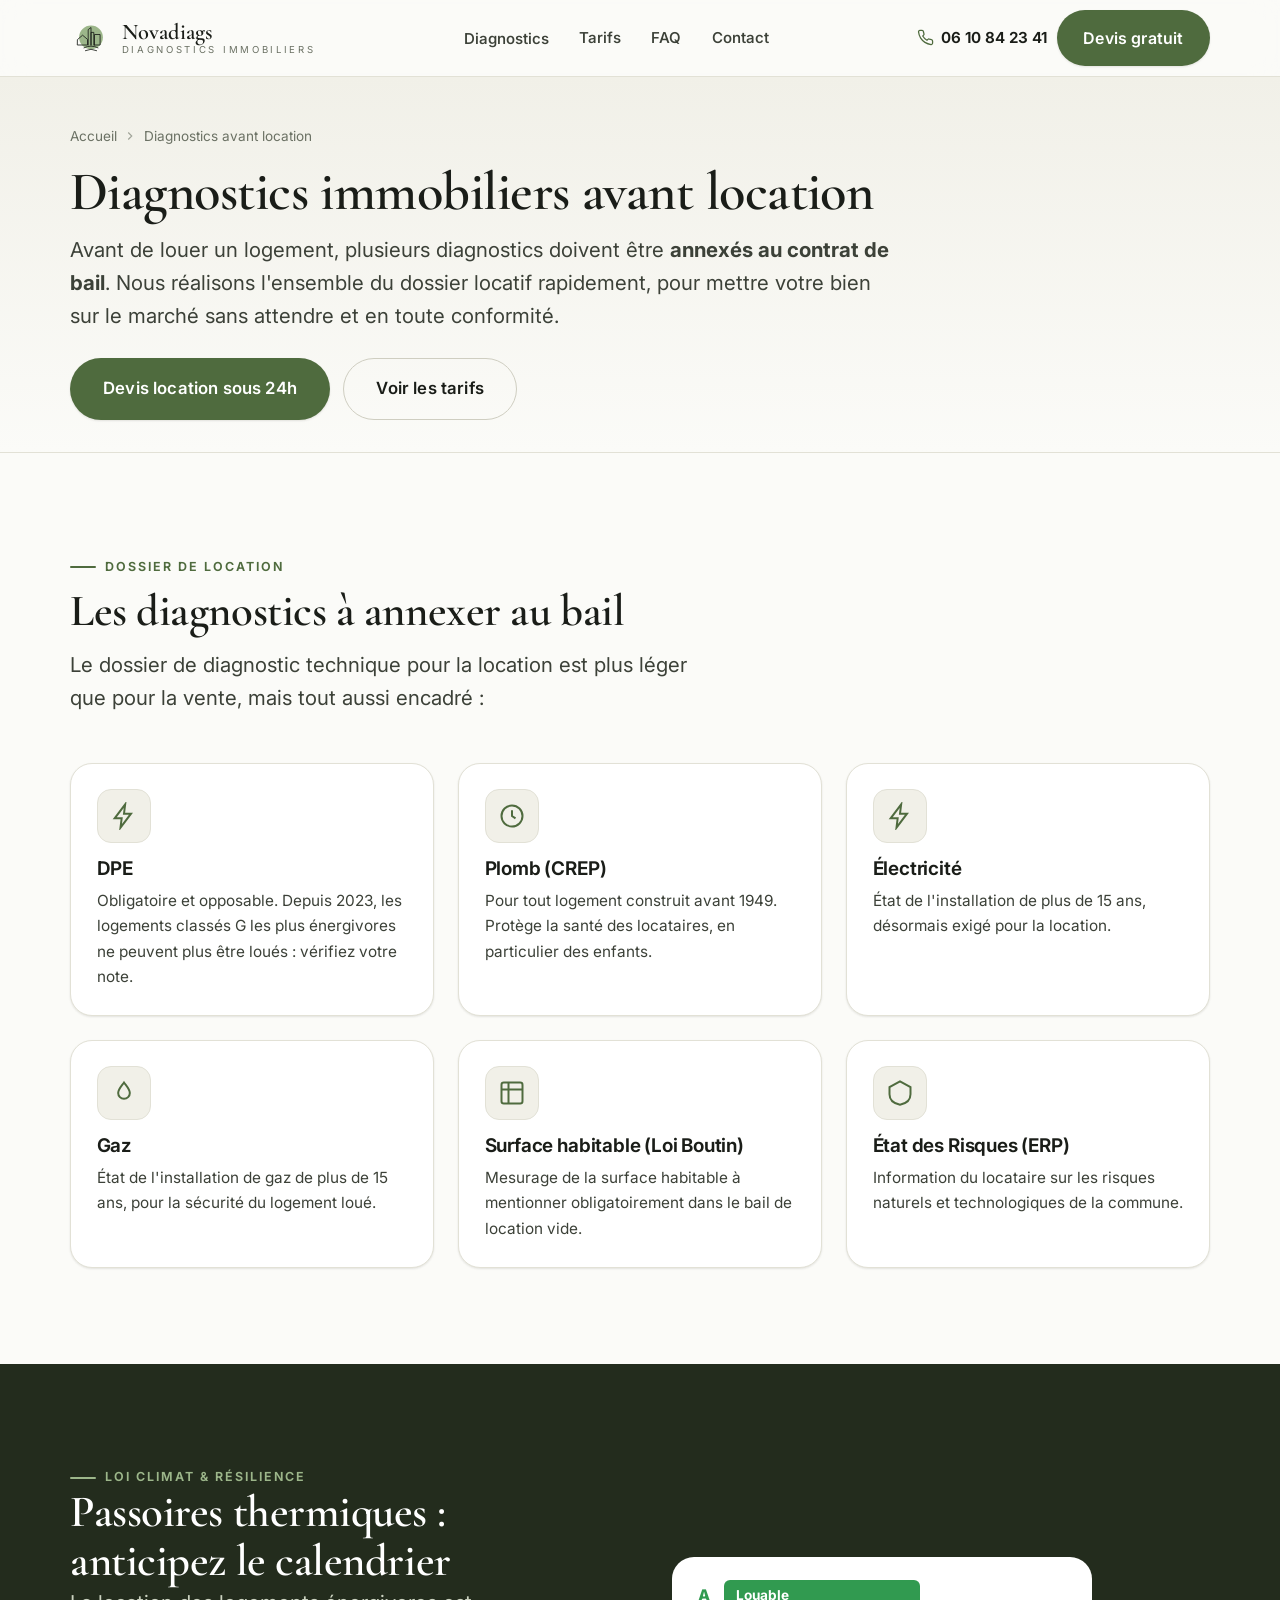
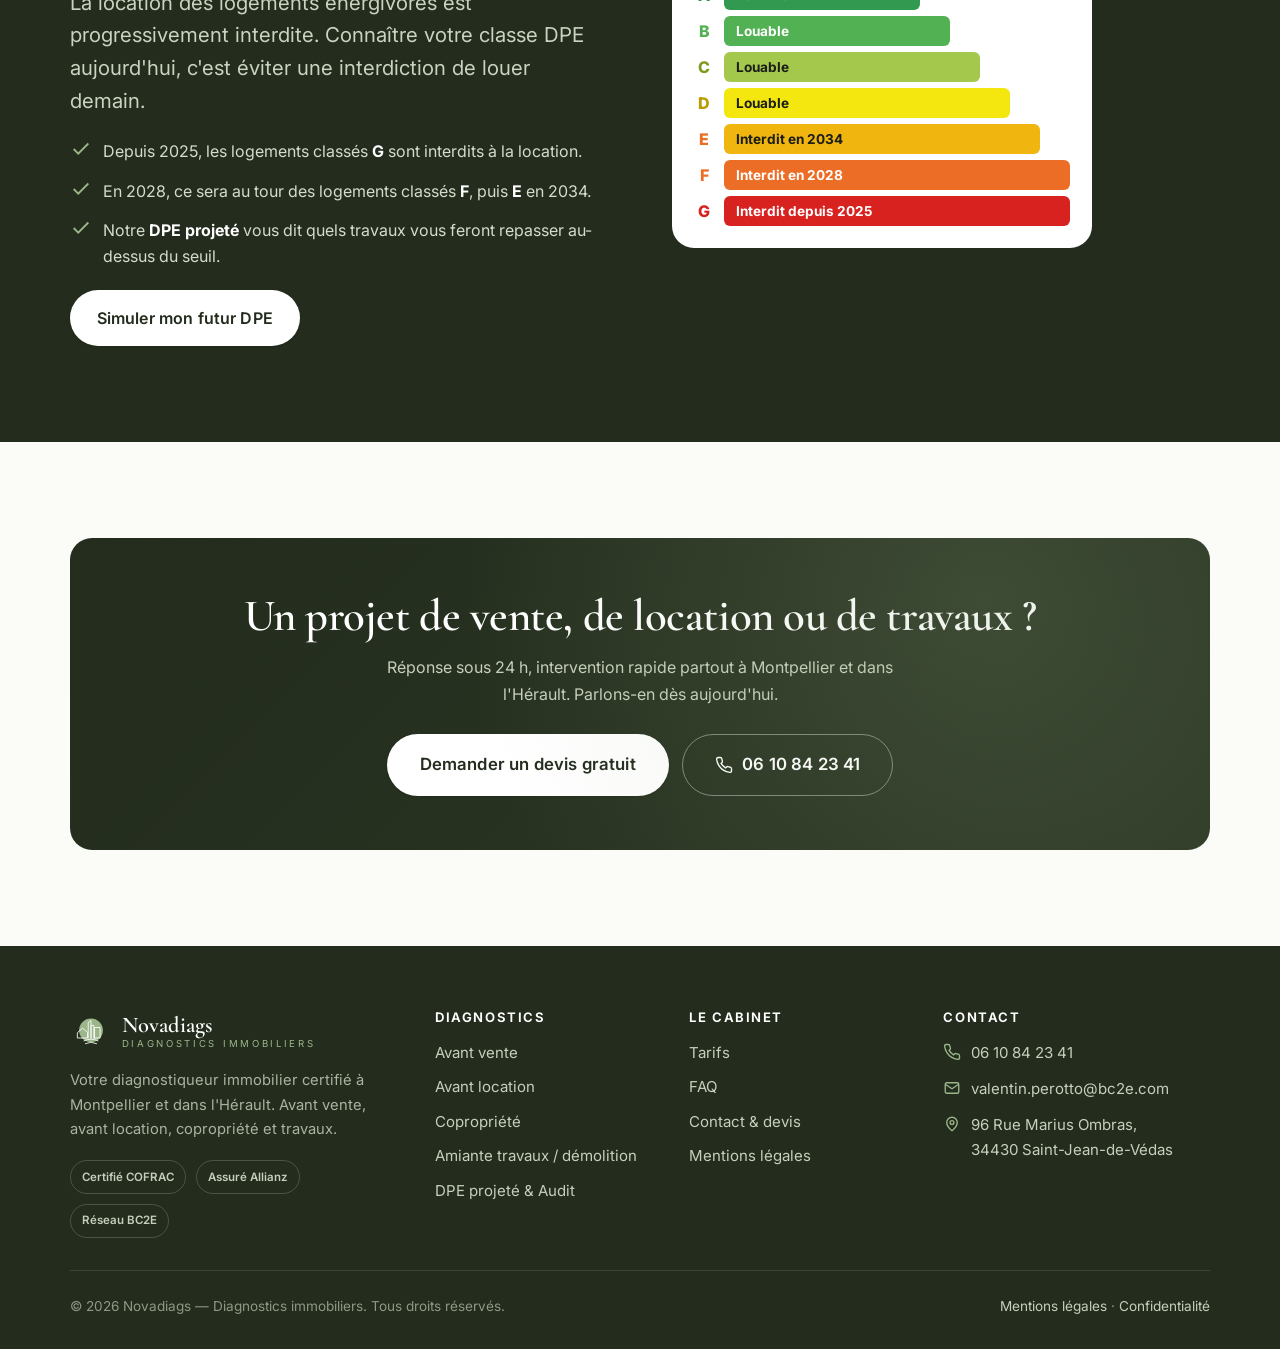
<file: diagnostic-location.html>
<!DOCTYPE html>
<html lang="fr">
<head>
<meta charset="utf-8">
<meta name="viewport" content="width=device-width, initial-scale=1">
<title>Diagnostics avant location à Montpellier (34) | Dossier bail — Novadiags</title>
<meta name="description" content="Diagnostics obligatoires avant la mise en location de votre logement à Montpellier et dans l'Hérault : DPE, plomb (CREP), électricité, gaz, surface habitable (Loi Boutin), ERP. À annexer au bail. Devis sous 24h.">
<link rel="canonical" href="https://www.novadiags.fr/diagnostic-location.html">
<meta name="robots" content="index, follow, max-image-preview:large">
<meta name="theme-color" content="#232C1D">
<meta property="og:type" content="article"><meta property="og:locale" content="fr_FR">
<meta property="og:title" content="Diagnostics immobiliers avant location — Novadiags">
<meta property="og:description" content="Le dossier de diagnostics à annexer au bail, en toute conformité, à Montpellier et dans l'Hérault.">
<meta property="og:url" content="https://www.novadiags.fr/diagnostic-location.html">
<link rel="icon" href="assets/img/favicon.svg" type="image/svg+xml">
<link rel="preconnect" href="https://fonts.googleapis.com"><link rel="preconnect" href="https://fonts.gstatic.com" crossorigin>
<link href="https://fonts.googleapis.com/css2?family=Cormorant+Garamond:wght@500;600;700&family=Inter:wght@400;500;600;650;700&display=swap" rel="stylesheet">
<link rel="stylesheet" href="assets/css/style.css">
<script type="application/ld+json">
{"@context":"https://schema.org","@type":"Service","name":"Diagnostics immobiliers avant location","serviceType":"Diagnostic immobilier avant location","areaServed":{"@type":"AdministrativeArea","name":"Hérault"},"provider":{"@type":"ProfessionalService","name":"Novadiags","telephone":"+33610842341"},"description":"Diagnostics obligatoires à annexer au contrat de location : DPE, plomb, électricité, gaz, surface habitable Loi Boutin et état des risques."}
</script>
<script type="application/ld+json">
{"@context":"https://schema.org","@type":"BreadcrumbList","itemListElement":[{"@type":"ListItem","position":1,"name":"Accueil","item":"https://www.novadiags.fr/"},{"@type":"ListItem","position":2,"name":"Diagnostics avant location","item":"https://www.novadiags.fr/diagnostic-location.html"}]}
</script>
</head>
<body>
<a class="skip-link" href="#main">Aller au contenu</a>
<!-- ============ HEADER ============ -->
<header class="site-header">
  <div class="container nav">
    <a class="brand" href="index.html" aria-label="Novadiags, accueil">
      <svg viewBox="0 0 120 120" aria-hidden="true"><circle cx="60" cy="58" r="34" fill="#9CB68A"/><g fill="none" stroke="#1A1D18" stroke-width="2.4" stroke-linejoin="round" stroke-linecap="round"><path d="M22 64 L36 52 L50 64 L50 80 L22 80 Z"/><path d="M52 80 L52 36 L60 30 L60 80"/><path d="M60 80 L60 44 L68 44 L68 80"/><path d="M70 80 L70 50 L86 50 L86 80 L70 80"/><path d="M40 88 Q60 78 80 88"/><path d="M44 96 Q60 88 76 96"/></g></svg>
      <span class="brand-text"><b>Novadiags</b><span>Diagnostics immobiliers</span></span>
    </a>
    <nav class="nav-links" aria-label="Navigation principale">
      <div class="has-drop">
        <a href="#" aria-haspopup="true">Diagnostics</a>
        <div class="drop-panel" role="menu">
          <a href="diagnostic-vente.html"><svg class="di" viewBox="0 0 24 24" fill="none" stroke="currentColor" stroke-width="1.7"><path d="M3 21h18M5 21V8l7-5 7 5v13M9 21v-6h6v6"/></svg><span><b>Avant vente</b><small>Le dossier de diagnostic complet</small></span></a>
          <a href="diagnostic-location.html"><svg class="di" viewBox="0 0 24 24" fill="none" stroke="currentColor" stroke-width="1.7"><path d="M3 9.5 12 3l9 6.5V21H3z"/><path d="M9 21v-6h6v6"/></svg><span><b>Avant location</b><small>DPE, plomb, électricité, gaz…</small></span></a>
          <a href="diagnostic-copropriete.html"><svg class="di" viewBox="0 0 24 24" fill="none" stroke="currentColor" stroke-width="1.7"><path d="M3 21V7l6-3v17M9 21V9l6-3v15M15 21V11l6 3v7M3 21h18"/></svg><span><b>Copropriété</b><small>DTG, DPE collectif, amiante</small></span></a>
          <a href="amiante-travaux-demolition.html"><svg class="di" viewBox="0 0 24 24" fill="none" stroke="currentColor" stroke-width="1.7"><path d="M12 2 2 7l10 5 10-5z"/><path d="M2 17l10 5 10-5M2 12l10 5 10-5"/></svg><span><b>Amiante avant travaux / démolition</b><small>Repérage RAT &amp; RAD</small></span></a>
          <a href="dpe-projete.html"><svg class="di" viewBox="0 0 24 24" fill="none" stroke="currentColor" stroke-width="1.7"><path d="M13 2 4 14h6l-1 8 9-12h-6z"/></svg><span><b>DPE projeté &amp; Audit</b><small>Simulez vos travaux avant de les faire</small></span></a>
        </div>
      </div>
      <a href="tarifs.html">Tarifs</a>
      <a href="faq.html">FAQ</a>
      <a href="contact.html">Contact</a>
    </nav>
    <div class="nav-cta">
      <a class="nav-phone" href="tel:+33610842341"><svg viewBox="0 0 24 24" fill="none" stroke="currentColor" stroke-width="1.8"><path d="M22 16.9v3a2 2 0 0 1-2.2 2 19.8 19.8 0 0 1-8.6-3 19.5 19.5 0 0 1-6-6 19.8 19.8 0 0 1-3-8.6A2 2 0 0 1 4.1 2h3a2 2 0 0 1 2 1.7c.1 1 .4 1.9.7 2.8a2 2 0 0 1-.5 2.1L8.1 9.9a16 16 0 0 0 6 6l1.3-1.3a2 2 0 0 1 2.1-.4c.9.3 1.8.6 2.8.7a2 2 0 0 1 1.7 2z"/></svg>06 10 84 23 41</a>
      <a class="btn" href="contact.html">Devis gratuit</a>
    </div>
    <button class="burger" aria-label="Ouvrir le menu" aria-expanded="false" aria-controls="mobile-nav"><span></span><span></span><span></span></button>
  </div>
</header>
<nav class="mobile-nav" id="mobile-nav" aria-label="Menu mobile">
  <a href="index.html">Accueil</a>
  <div class="m-label">Diagnostics</div>
  <div class="m-sub">
    <a href="diagnostic-vente.html">Avant vente</a>
    <a href="diagnostic-location.html">Avant location</a>
    <a href="diagnostic-copropriete.html">Copropriété</a>
    <a href="amiante-travaux-demolition.html">Amiante avant travaux / démolition</a>
    <a href="dpe-projete.html">DPE projeté &amp; Audit énergétique</a>
  </div>
  <a href="tarifs.html">Tarifs</a>
  <a href="faq.html">FAQ</a>
  <a href="contact.html">Contact</a>
  <a class="btn btn--lg" href="contact.html">Demander un devis gratuit</a>
</nav>
<main id="main">
<section class="page-hero">
  <div class="container">
    <nav class="crumb" aria-label="Fil d'ariane"><a href="index.html">Accueil</a><svg viewBox="0 0 24 24" fill="none" stroke="currentColor" stroke-width="2"><path d="m9 6 6 6-6 6"/></svg><span>Diagnostics avant location</span></nav>
    <h1>Diagnostics immobiliers avant location</h1>
    <p class="lead">Avant de louer un logement, plusieurs diagnostics doivent être <strong>annexés au contrat de bail</strong>. Nous réalisons l'ensemble du dossier locatif rapidement, pour mettre votre bien sur le marché sans attendre et en toute conformité.</p>
    <div class="btn-row" style="margin-top:1.6rem"><a class="btn btn--lg" href="contact.html">Devis location sous 24h</a><a class="btn btn--ghost btn--lg" href="tarifs.html">Voir les tarifs</a></div>
  </div>
</section>

<section class="section">
  <div class="container">
    <div class="section-head reveal"><span class="eyebrow">Dossier de location</span><h2>Les diagnostics à annexer au bail</h2><p class="lead">Le dossier de diagnostic technique pour la location est plus léger que pour la vente, mais tout aussi encadré :</p></div>
    <div class="grid grid-3">
      <div class="card reveal"><div class="itile"><svg class="di" viewBox="0 0 24 24" fill="none" stroke="currentColor" stroke-width="1.7"><path d="M13 2 4 14h6l-1 8 9-12h-6z"/></svg></div><h3>DPE</h3><p>Obligatoire et opposable. Depuis 2023, les logements classés G les plus énergivores ne peuvent plus être loués&nbsp;: vérifiez votre note.</p></div>
      <div class="card reveal"><div class="itile"><svg class="di" viewBox="0 0 24 24" fill="none" stroke="currentColor" stroke-width="1.7"><circle cx="12" cy="12" r="9"/><path d="M12 7v5l3 2"/></svg></div><h3>Plomb (CREP)</h3><p>Pour tout logement construit avant 1949. Protège la santé des locataires, en particulier des enfants.</p></div>
      <div class="card reveal"><div class="itile"><svg class="di" viewBox="0 0 24 24" fill="none" stroke="currentColor" stroke-width="1.7"><path d="M13 2 4 14h6l-1 8 9-12h-6z"/></svg></div><h3>Électricité</h3><p>État de l'installation de plus de 15 ans, désormais exigé pour la location.</p></div>
      <div class="card reveal"><div class="itile"><svg class="di" viewBox="0 0 24 24" fill="none" stroke="currentColor" stroke-width="1.7"><path d="M12 3c3 4 5 6 5 9a5 5 0 0 1-10 0c0-3 2-5 5-9z"/></svg></div><h3>Gaz</h3><p>État de l'installation de gaz de plus de 15 ans, pour la sécurité du logement loué.</p></div>
      <div class="card reveal"><div class="itile"><svg class="di" viewBox="0 0 24 24" fill="none" stroke="currentColor" stroke-width="1.7"><rect x="3" y="3" width="18" height="18" rx="2"/><path d="M3 9h18M9 3v18"/></svg></div><h3>Surface habitable (Loi Boutin)</h3><p>Mesurage de la surface habitable à mentionner obligatoirement dans le bail de location vide.</p></div>
      <div class="card reveal"><div class="itile"><svg class="di" viewBox="0 0 24 24" fill="none" stroke="currentColor" stroke-width="1.7"><path d="M12 2 3 7v6c0 5 4 8 9 9 5-1 9-4 9-9V7z"/></svg></div><h3>État des Risques (ERP)</h3><p>Information du locataire sur les risques naturels et technologiques de la commune.</p></div>
    </div>
  </div>
</section>

<section class="section section--forest">
  <div class="container split">
    <div class="reveal">
      <span class="eyebrow">Loi Climat &amp; Résilience</span>
      <h2>Passoires thermiques : anticipez le calendrier</h2>
      <p class="lead">La location des logements énergivores est progressivement interdite. Connaître votre classe DPE aujourd'hui, c'est éviter une interdiction de louer demain.</p>
      <ul class="checklist">
        <li><svg viewBox="0 0 24 24" fill="none" stroke="#9CB68A" stroke-width="2"><path d="M20 6 9 17l-5-5"/></svg><span>Depuis 2025, les logements classés <strong>G</strong> sont interdits à la location.</span></li>
        <li><svg viewBox="0 0 24 24" fill="none" stroke="#9CB68A" stroke-width="2"><path d="M20 6 9 17l-5-5"/></svg><span>En 2028, ce sera au tour des logements classés <strong>F</strong>, puis <strong>E</strong> en 2034.</span></li>
        <li><svg viewBox="0 0 24 24" fill="none" stroke="#9CB68A" stroke-width="2"><path d="M20 6 9 17l-5-5"/></svg><span>Notre <strong>DPE projeté</strong> vous dit quels travaux vous feront repasser au-dessus du seuil.</span></li>
      </ul>
      <div class="btn-row"><a class="btn btn--light" href="dpe-projete.html">Simuler mon futur DPE</a></div>
    </div>
    <div class="reveal">
      <div class="dpe-scale" style="background:#fff;padding:1.4rem;border-radius:var(--r-lg)">
        <div class="dpe-row"><span class="dpe-tag">A</span><span class="dpe-bar">Louable</span></div>
        <div class="dpe-row"><span class="dpe-tag">B</span><span class="dpe-bar">Louable</span></div>
        <div class="dpe-row"><span class="dpe-tag">C</span><span class="dpe-bar">Louable</span></div>
        <div class="dpe-row"><span class="dpe-tag">D</span><span class="dpe-bar">Louable</span></div>
        <div class="dpe-row"><span class="dpe-tag">E</span><span class="dpe-bar">Interdit en 2034</span></div>
        <div class="dpe-row"><span class="dpe-tag">F</span><span class="dpe-bar">Interdit en 2028</span></div>
        <div class="dpe-row"><span class="dpe-tag">G</span><span class="dpe-bar">Interdit depuis 2025</span></div>
      </div>
    </div>
  </div>
</section>

<section class="section">
  <div class="container">
    <div class="cta-band reveal">
      <h2>Un projet de vente, de location ou de travaux&nbsp;?</h2>
      <p>Réponse sous 24&nbsp;h, intervention rapide partout à Montpellier et dans l'Hérault. Parlons-en dès aujourd'hui.</p>
      <div class="btn-row">
        <a class="btn btn--light btn--lg" href="contact.html">Demander un devis gratuit</a>
        <a class="btn btn--outline-light btn--lg" href="tel:+33610842341"><svg viewBox="0 0 24 24" fill="none" stroke="currentColor" stroke-width="1.8"><path d="M22 16.9v3a2 2 0 0 1-2.2 2 19.8 19.8 0 0 1-8.6-3 19.5 19.5 0 0 1-6-6 19.8 19.8 0 0 1-3-8.6A2 2 0 0 1 4.1 2h3a2 2 0 0 1 2 1.7c.1 1 .4 1.9.7 2.8a2 2 0 0 1-.5 2.1L8.1 9.9a16 16 0 0 0 6 6l1.3-1.3a2 2 0 0 1 2.1-.4c.9.3 1.8.6 2.8.7a2 2 0 0 1 1.7 2z"/></svg>06 10 84 23 41</a>
      </div>
    </div>
  </div>
</section>
</main>
<footer class="site-footer">
  <div class="container">
    <div class="footer-grid">
      <div class="footer-brand">
        <a class="brand" href="index.html" aria-label="Novadiags">
          <svg viewBox="0 0 120 120" aria-hidden="true" style="height:42px"><circle cx="60" cy="58" r="34" fill="#9CB68A"/><g fill="none" stroke="#fff" stroke-width="2.4" stroke-linejoin="round" stroke-linecap="round"><path d="M22 64 L36 52 L50 64 L50 80 L22 80 Z"/><path d="M52 80 L52 36 L60 30 L60 80"/><path d="M60 80 L60 44 L68 44 L68 80"/><path d="M70 80 L70 50 L86 50 L86 80 L70 80"/><path d="M40 88 Q60 78 80 88"/><path d="M44 96 Q60 88 76 96"/></g></svg>
          <span class="brand-text"><b>Novadiags</b><span>Diagnostics immobiliers</span></span>
        </a>
        <p>Votre diagnostiqueur immobilier certifié à Montpellier et dans l'Hérault. Avant vente, avant location, copropriété et travaux.</p>
        <div class="footer-badges"><span class="footer-badge">Certifié COFRAC</span><span class="footer-badge">Assuré Allianz</span><span class="footer-badge">Réseau BC2E</span></div>
      </div>
      <div>
        <h4>Diagnostics</h4>
        <div class="footer-links">
          <a href="diagnostic-vente.html">Avant vente</a>
          <a href="diagnostic-location.html">Avant location</a>
          <a href="diagnostic-copropriete.html">Copropriété</a>
          <a href="amiante-travaux-demolition.html">Amiante travaux / démolition</a>
          <a href="dpe-projete.html">DPE projeté &amp; Audit</a>
        </div>
      </div>
      <div>
        <h4>Le cabinet</h4>
        <div class="footer-links">
          <a href="tarifs.html">Tarifs</a>
          <a href="faq.html">FAQ</a>
          <a href="contact.html">Contact &amp; devis</a>
          <a href="mentions-legales.html">Mentions légales</a>
        </div>
      </div>
      <div>
        <h4>Contact</h4>
        <div class="footer-contact">
          <a href="tel:+33610842341"><svg viewBox="0 0 24 24" fill="none" stroke="currentColor" stroke-width="1.8"><path d="M22 16.9v3a2 2 0 0 1-2.2 2 19.8 19.8 0 0 1-8.6-3 19.5 19.5 0 0 1-6-6 19.8 19.8 0 0 1-3-8.6A2 2 0 0 1 4.1 2h3a2 2 0 0 1 2 1.7c.1 1 .4 1.9.7 2.8a2 2 0 0 1-.5 2.1L8.1 9.9a16 16 0 0 0 6 6l1.3-1.3a2 2 0 0 1 2.1-.4c.9.3 1.8.6 2.8.7a2 2 0 0 1 1.7 2z"/></svg>06 10 84 23 41</a>
          <a href="mailto:valentin.perotto@bc2e.com"><svg viewBox="0 0 24 24" fill="none" stroke="currentColor" stroke-width="1.8"><rect x="3" y="5" width="18" height="14" rx="2"/><path d="m3 7 9 6 9-6"/></svg>valentin.perotto@bc2e.com</a>
          <span><svg viewBox="0 0 24 24" fill="none" stroke="currentColor" stroke-width="1.8"><path d="M12 21s-7-5.7-7-11a7 7 0 0 1 14 0c0 5.3-7 11-7 11z"/><circle cx="12" cy="10" r="2.5"/></svg>96 Rue Marius Ombras,<br>34430 Saint-Jean-de-Védas</span>
        </div>
      </div>
    </div>
    <div class="footer-bottom">
      <span>&copy; <span data-year>2026</span> Novadiags &mdash; Diagnostics immobiliers. Tous droits réservés.</span>
      <span><a href="mentions-legales.html">Mentions légales</a> &middot; <a href="mentions-legales.html#confidentialite">Confidentialité</a></span>
    </div>
  </div>
</footer>
<div class="mobile-cta">
  <a class="btn btn--ghost" href="tel:+33610842341"><svg viewBox="0 0 24 24" fill="none" stroke="currentColor" stroke-width="1.8" style="width:18px;height:18px"><path d="M22 16.9v3a2 2 0 0 1-2.2 2 19.8 19.8 0 0 1-8.6-3 19.5 19.5 0 0 1-6-6 19.8 19.8 0 0 1-3-8.6A2 2 0 0 1 4.1 2h3a2 2 0 0 1 2 1.7c.1 1 .4 1.9.7 2.8a2 2 0 0 1-.5 2.1L8.1 9.9a16 16 0 0 0 6 6l1.3-1.3a2 2 0 0 1 2.1-.4c.9.3 1.8.6 2.8.7a2 2 0 0 1 1.7 2z"/></svg>Appeler</a>
  <a class="btn" href="contact.html">Devis gratuit</a>
</div>
<script src="assets/js/main.js" defer></script>
</body>
</html>
</file>
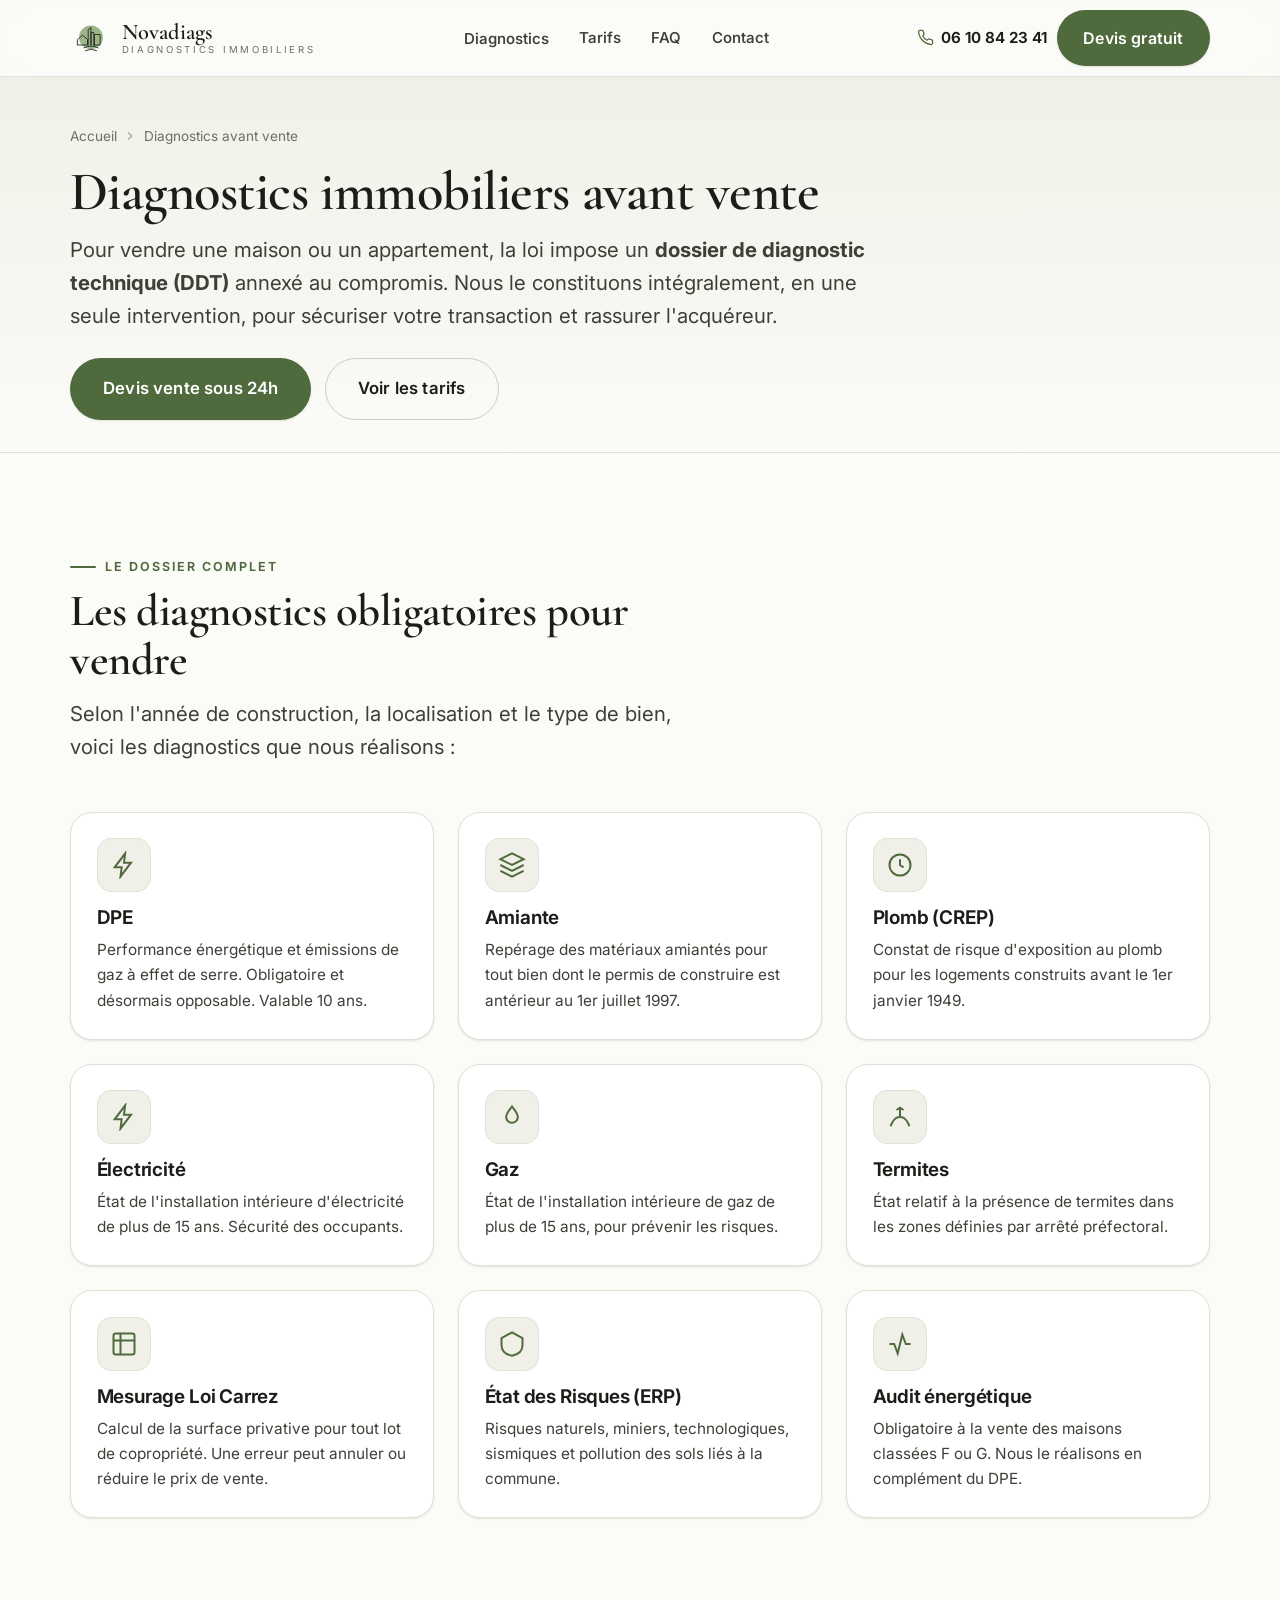
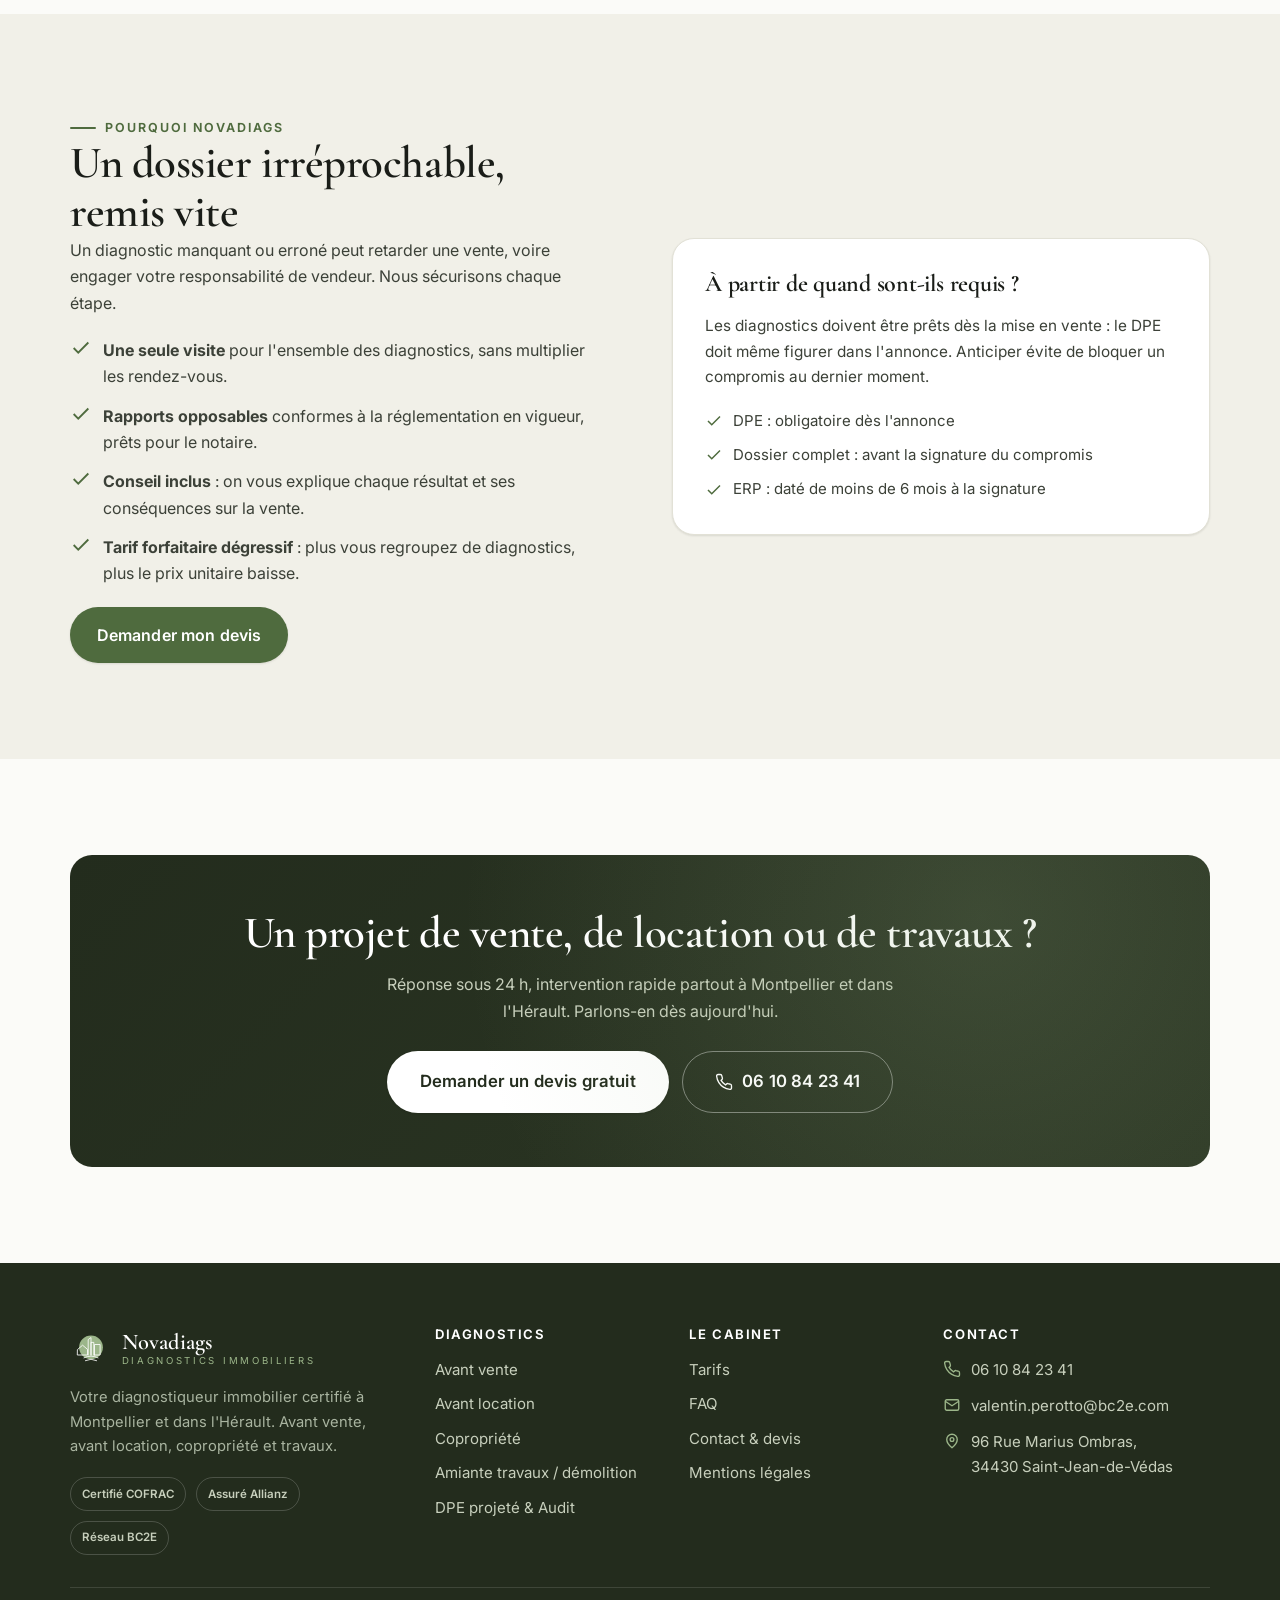
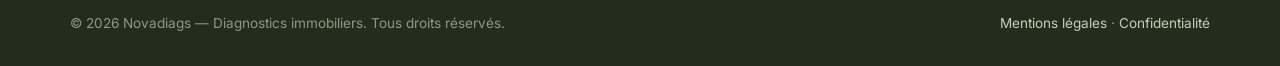
<file: diagnostic-vente.html>
<!DOCTYPE html>
<html lang="fr">
<head>
<meta charset="utf-8">
<meta name="viewport" content="width=device-width, initial-scale=1">
<title>Diagnostics avant vente à Montpellier (34) | DDT complet — Novadiags</title>
<meta name="description" content="Tous les diagnostics immobiliers obligatoires avant la vente de votre maison ou appartement à Montpellier et dans l'Hérault : DPE, amiante, plomb, électricité, gaz, termites, Carrez, ERP. Dossier conforme pour le notaire. Devis sous 24h.">
<link rel="canonical" href="https://www.novadiags.fr/diagnostic-vente.html">
<meta name="robots" content="index, follow, max-image-preview:large">
<meta name="theme-color" content="#232C1D">
<meta property="og:type" content="article">
<meta property="og:locale" content="fr_FR">
<meta property="og:title" content="Diagnostics immobiliers avant vente — Novadiags">
<meta property="og:description" content="Le dossier de diagnostic technique complet pour vendre en toute sérénité à Montpellier et dans l'Hérault.">
<meta property="og:url" content="https://www.novadiags.fr/diagnostic-vente.html">
<link rel="icon" href="assets/img/favicon.svg" type="image/svg+xml">
<link rel="preconnect" href="https://fonts.googleapis.com"><link rel="preconnect" href="https://fonts.gstatic.com" crossorigin>
<link href="https://fonts.googleapis.com/css2?family=Cormorant+Garamond:wght@500;600;700&family=Inter:wght@400;500;600;650;700&display=swap" rel="stylesheet">
<link rel="stylesheet" href="assets/css/style.css">
<script type="application/ld+json">
{"@context":"https://schema.org","@type":"Service","name":"Diagnostics immobiliers avant vente","serviceType":"Diagnostic immobilier avant vente","areaServed":{"@type":"AdministrativeArea","name":"Hérault"},"provider":{"@type":"ProfessionalService","name":"Novadiags","telephone":"+33610842341","address":{"@type":"PostalAddress","streetAddress":"96 Rue Marius Ombras","postalCode":"34430","addressLocality":"Saint-Jean-de-Védas"}},"description":"Réalisation du dossier de diagnostic technique (DDT) obligatoire pour la vente d'un bien immobilier : DPE, amiante, plomb, électricité, gaz, termites, mesurage Carrez et état des risques."}
</script>
<script type="application/ld+json">
{"@context":"https://schema.org","@type":"BreadcrumbList","itemListElement":[{"@type":"ListItem","position":1,"name":"Accueil","item":"https://www.novadiags.fr/"},{"@type":"ListItem","position":2,"name":"Diagnostics avant vente","item":"https://www.novadiags.fr/diagnostic-vente.html"}]}
</script>
</head>
<body>
<a class="skip-link" href="#main">Aller au contenu</a>
<!-- ============ HEADER ============ -->
<header class="site-header">
  <div class="container nav">
    <a class="brand" href="index.html" aria-label="Novadiags, accueil">
      <svg viewBox="0 0 120 120" aria-hidden="true"><circle cx="60" cy="58" r="34" fill="#9CB68A"/><g fill="none" stroke="#1A1D18" stroke-width="2.4" stroke-linejoin="round" stroke-linecap="round"><path d="M22 64 L36 52 L50 64 L50 80 L22 80 Z"/><path d="M52 80 L52 36 L60 30 L60 80"/><path d="M60 80 L60 44 L68 44 L68 80"/><path d="M70 80 L70 50 L86 50 L86 80 L70 80"/><path d="M40 88 Q60 78 80 88"/><path d="M44 96 Q60 88 76 96"/></g></svg>
      <span class="brand-text"><b>Novadiags</b><span>Diagnostics immobiliers</span></span>
    </a>
    <nav class="nav-links" aria-label="Navigation principale">
      <div class="has-drop">
        <a href="#" aria-haspopup="true">Diagnostics</a>
        <div class="drop-panel" role="menu">
          <a href="diagnostic-vente.html"><svg class="di" viewBox="0 0 24 24" fill="none" stroke="currentColor" stroke-width="1.7"><path d="M3 21h18M5 21V8l7-5 7 5v13M9 21v-6h6v6"/></svg><span><b>Avant vente</b><small>Le dossier de diagnostic complet</small></span></a>
          <a href="diagnostic-location.html"><svg class="di" viewBox="0 0 24 24" fill="none" stroke="currentColor" stroke-width="1.7"><path d="M3 9.5 12 3l9 6.5V21H3z"/><path d="M9 21v-6h6v6"/></svg><span><b>Avant location</b><small>DPE, plomb, électricité, gaz…</small></span></a>
          <a href="diagnostic-copropriete.html"><svg class="di" viewBox="0 0 24 24" fill="none" stroke="currentColor" stroke-width="1.7"><path d="M3 21V7l6-3v17M9 21V9l6-3v15M15 21V11l6 3v7M3 21h18"/></svg><span><b>Copropriété</b><small>DTG, DPE collectif, amiante</small></span></a>
          <a href="amiante-travaux-demolition.html"><svg class="di" viewBox="0 0 24 24" fill="none" stroke="currentColor" stroke-width="1.7"><path d="M12 2 2 7l10 5 10-5z"/><path d="M2 17l10 5 10-5M2 12l10 5 10-5"/></svg><span><b>Amiante avant travaux / démolition</b><small>Repérage RAT &amp; RAD</small></span></a>
          <a href="dpe-projete.html"><svg class="di" viewBox="0 0 24 24" fill="none" stroke="currentColor" stroke-width="1.7"><path d="M13 2 4 14h6l-1 8 9-12h-6z"/></svg><span><b>DPE projeté &amp; Audit</b><small>Simulez vos travaux avant de les faire</small></span></a>
        </div>
      </div>
      <a href="tarifs.html">Tarifs</a>
      <a href="faq.html">FAQ</a>
      <a href="contact.html">Contact</a>
    </nav>
    <div class="nav-cta">
      <a class="nav-phone" href="tel:+33610842341"><svg viewBox="0 0 24 24" fill="none" stroke="currentColor" stroke-width="1.8"><path d="M22 16.9v3a2 2 0 0 1-2.2 2 19.8 19.8 0 0 1-8.6-3 19.5 19.5 0 0 1-6-6 19.8 19.8 0 0 1-3-8.6A2 2 0 0 1 4.1 2h3a2 2 0 0 1 2 1.7c.1 1 .4 1.9.7 2.8a2 2 0 0 1-.5 2.1L8.1 9.9a16 16 0 0 0 6 6l1.3-1.3a2 2 0 0 1 2.1-.4c.9.3 1.8.6 2.8.7a2 2 0 0 1 1.7 2z"/></svg>06 10 84 23 41</a>
      <a class="btn" href="contact.html">Devis gratuit</a>
    </div>
    <button class="burger" aria-label="Ouvrir le menu" aria-expanded="false" aria-controls="mobile-nav"><span></span><span></span><span></span></button>
  </div>
</header>
<nav class="mobile-nav" id="mobile-nav" aria-label="Menu mobile">
  <a href="index.html">Accueil</a>
  <div class="m-label">Diagnostics</div>
  <div class="m-sub">
    <a href="diagnostic-vente.html">Avant vente</a>
    <a href="diagnostic-location.html">Avant location</a>
    <a href="diagnostic-copropriete.html">Copropriété</a>
    <a href="amiante-travaux-demolition.html">Amiante avant travaux / démolition</a>
    <a href="dpe-projete.html">DPE projeté &amp; Audit énergétique</a>
  </div>
  <a href="tarifs.html">Tarifs</a>
  <a href="faq.html">FAQ</a>
  <a href="contact.html">Contact</a>
  <a class="btn btn--lg" href="contact.html">Demander un devis gratuit</a>
</nav>
<main id="main">
<section class="page-hero">
  <div class="container">
    <nav class="crumb" aria-label="Fil d'ariane"><a href="index.html">Accueil</a><svg viewBox="0 0 24 24" fill="none" stroke="currentColor" stroke-width="2"><path d="m9 6 6 6-6 6"/></svg><span>Diagnostics avant vente</span></nav>
    <h1>Diagnostics immobiliers avant vente</h1>
    <p class="lead">Pour vendre une maison ou un appartement, la loi impose un <strong>dossier de diagnostic technique (DDT)</strong> annexé au compromis. Nous le constituons intégralement, en une seule intervention, pour sécuriser votre transaction et rassurer l'acquéreur.</p>
    <div class="btn-row" style="margin-top:1.6rem"><a class="btn btn--lg" href="contact.html">Devis vente sous 24h</a><a class="btn btn--ghost btn--lg" href="tarifs.html">Voir les tarifs</a></div>
  </div>
</section>

<section class="section">
  <div class="container">
    <div class="section-head reveal"><span class="eyebrow">Le dossier complet</span><h2>Les diagnostics obligatoires pour vendre</h2><p class="lead">Selon l'année de construction, la localisation et le type de bien, voici les diagnostics que nous réalisons :</p></div>
    <div class="grid grid-3">
      <div class="card reveal"><div class="itile"><svg class="di" viewBox="0 0 24 24" fill="none" stroke="currentColor" stroke-width="1.7"><path d="M13 2 4 14h6l-1 8 9-12h-6z"/></svg></div><h3>DPE</h3><p>Performance énergétique et émissions de gaz à effet de serre. Obligatoire et désormais opposable. Valable 10 ans.</p></div>
      <div class="card reveal"><div class="itile"><svg class="di" viewBox="0 0 24 24" fill="none" stroke="currentColor" stroke-width="1.7"><path d="M12 2 2 7l10 5 10-5z"/><path d="M2 17l10 5 10-5M2 12l10 5 10-5"/></svg></div><h3>Amiante</h3><p>Repérage des matériaux amiantés pour tout bien dont le permis de construire est antérieur au 1er juillet 1997.</p></div>
      <div class="card reveal"><div class="itile"><svg class="di" viewBox="0 0 24 24" fill="none" stroke="currentColor" stroke-width="1.7"><circle cx="12" cy="12" r="9"/><path d="M12 7v5l3 2"/></svg></div><h3>Plomb (CREP)</h3><p>Constat de risque d'exposition au plomb pour les logements construits avant le 1er janvier 1949.</p></div>
      <div class="card reveal"><div class="itile"><svg class="di" viewBox="0 0 24 24" fill="none" stroke="currentColor" stroke-width="1.7"><path d="M13 2 4 14h6l-1 8 9-12h-6z"/></svg></div><h3>Électricité</h3><p>État de l'installation intérieure d'électricité de plus de 15 ans. Sécurité des occupants.</p></div>
      <div class="card reveal"><div class="itile"><svg class="di" viewBox="0 0 24 24" fill="none" stroke="currentColor" stroke-width="1.7"><path d="M12 3c3 4 5 6 5 9a5 5 0 0 1-10 0c0-3 2-5 5-9z"/></svg></div><h3>Gaz</h3><p>État de l'installation intérieure de gaz de plus de 15 ans, pour prévenir les risques.</p></div>
      <div class="card reveal"><div class="itile"><svg class="di" viewBox="0 0 24 24" fill="none" stroke="currentColor" stroke-width="1.7"><path d="M4 20s2-8 8-8 8 8 8 8M12 12V4M9 6l3-2 3 2"/></svg></div><h3>Termites</h3><p>État relatif à la présence de termites dans les zones définies par arrêté préfectoral.</p></div>
      <div class="card reveal"><div class="itile"><svg class="di" viewBox="0 0 24 24" fill="none" stroke="currentColor" stroke-width="1.7"><rect x="3" y="3" width="18" height="18" rx="2"/><path d="M3 9h18M9 3v18"/></svg></div><h3>Mesurage Loi Carrez</h3><p>Calcul de la surface privative pour tout lot de copropriété. Une erreur peut annuler ou réduire le prix de vente.</p></div>
      <div class="card reveal"><div class="itile"><svg class="di" viewBox="0 0 24 24" fill="none" stroke="currentColor" stroke-width="1.7"><path d="M12 2 3 7v6c0 5 4 8 9 9 5-1 9-4 9-9V7z"/></svg></div><h3>État des Risques (ERP)</h3><p>Risques naturels, miniers, technologiques, sismiques et pollution des sols liés à la commune.</p></div>
      <div class="card reveal"><div class="itile"><svg class="di" viewBox="0 0 24 24" fill="none" stroke="currentColor" stroke-width="1.7"><path d="M3 12h4l3 8 4-16 3 8h4"/></svg></div><h3>Audit énergétique</h3><p>Obligatoire à la vente des maisons classées F ou G. Nous le réalisons en complément du DPE.</p></div>
    </div>
  </div>
</section>

<section class="section section--cream">
  <div class="container split">
    <div class="reveal">
      <span class="eyebrow">Pourquoi Novadiags</span>
      <h2>Un dossier irréprochable, remis vite</h2>
      <p>Un diagnostic manquant ou erroné peut retarder une vente, voire engager votre responsabilité de vendeur. Nous sécurisons chaque étape.</p>
      <ul class="checklist">
        <li><svg viewBox="0 0 24 24" fill="none" stroke="currentColor" stroke-width="2"><path d="M20 6 9 17l-5-5"/></svg><span><strong>Une seule visite</strong> pour l'ensemble des diagnostics, sans multiplier les rendez-vous.</span></li>
        <li><svg viewBox="0 0 24 24" fill="none" stroke="currentColor" stroke-width="2"><path d="M20 6 9 17l-5-5"/></svg><span><strong>Rapports opposables</strong> conformes à la réglementation en vigueur, prêts pour le notaire.</span></li>
        <li><svg viewBox="0 0 24 24" fill="none" stroke="currentColor" stroke-width="2"><path d="M20 6 9 17l-5-5"/></svg><span><strong>Conseil inclus</strong> : on vous explique chaque résultat et ses conséquences sur la vente.</span></li>
        <li><svg viewBox="0 0 24 24" fill="none" stroke="currentColor" stroke-width="2"><path d="M20 6 9 17l-5-5"/></svg><span><strong>Tarif forfaitaire dégressif</strong> : plus vous regroupez de diagnostics, plus le prix unitaire baisse.</span></li>
      </ul>
      <div class="btn-row"><a class="btn" href="contact.html">Demander mon devis</a></div>
    </div>
    <div class="reveal">
      <div class="card" style="padding:2rem">
        <h3 style="font-family:var(--font-serif);font-size:1.5rem">À partir de quand sont-ils requis&nbsp;?</h3>
        <p style="margin:1rem 0">Les diagnostics doivent être prêts dès la mise en vente : le DPE doit même figurer dans l'annonce. Anticiper évite de bloquer un compromis au dernier moment.</p>
        <div class="price-note" style="margin-top:1.2rem">
          <li><svg viewBox="0 0 24 24" fill="none" stroke="currentColor" stroke-width="2"><path d="M20 6 9 17l-5-5"/></svg>DPE&nbsp;: obligatoire dès l'annonce</li>
          <li><svg viewBox="0 0 24 24" fill="none" stroke="currentColor" stroke-width="2"><path d="M20 6 9 17l-5-5"/></svg>Dossier complet&nbsp;: avant la signature du compromis</li>
          <li><svg viewBox="0 0 24 24" fill="none" stroke="currentColor" stroke-width="2"><path d="M20 6 9 17l-5-5"/></svg>ERP&nbsp;: daté de moins de 6 mois à la signature</li>
        </div>
      </div>
    </div>
  </div>
</section>

<section class="section">
  <div class="container">
    <div class="cta-band reveal">
      <h2>Un projet de vente, de location ou de travaux&nbsp;?</h2>
      <p>Réponse sous 24&nbsp;h, intervention rapide partout à Montpellier et dans l'Hérault. Parlons-en dès aujourd'hui.</p>
      <div class="btn-row">
        <a class="btn btn--light btn--lg" href="contact.html">Demander un devis gratuit</a>
        <a class="btn btn--outline-light btn--lg" href="tel:+33610842341"><svg viewBox="0 0 24 24" fill="none" stroke="currentColor" stroke-width="1.8"><path d="M22 16.9v3a2 2 0 0 1-2.2 2 19.8 19.8 0 0 1-8.6-3 19.5 19.5 0 0 1-6-6 19.8 19.8 0 0 1-3-8.6A2 2 0 0 1 4.1 2h3a2 2 0 0 1 2 1.7c.1 1 .4 1.9.7 2.8a2 2 0 0 1-.5 2.1L8.1 9.9a16 16 0 0 0 6 6l1.3-1.3a2 2 0 0 1 2.1-.4c.9.3 1.8.6 2.8.7a2 2 0 0 1 1.7 2z"/></svg>06 10 84 23 41</a>
      </div>
    </div>
  </div>
</section>
</main>
<footer class="site-footer">
  <div class="container">
    <div class="footer-grid">
      <div class="footer-brand">
        <a class="brand" href="index.html" aria-label="Novadiags">
          <svg viewBox="0 0 120 120" aria-hidden="true" style="height:42px"><circle cx="60" cy="58" r="34" fill="#9CB68A"/><g fill="none" stroke="#fff" stroke-width="2.4" stroke-linejoin="round" stroke-linecap="round"><path d="M22 64 L36 52 L50 64 L50 80 L22 80 Z"/><path d="M52 80 L52 36 L60 30 L60 80"/><path d="M60 80 L60 44 L68 44 L68 80"/><path d="M70 80 L70 50 L86 50 L86 80 L70 80"/><path d="M40 88 Q60 78 80 88"/><path d="M44 96 Q60 88 76 96"/></g></svg>
          <span class="brand-text"><b>Novadiags</b><span>Diagnostics immobiliers</span></span>
        </a>
        <p>Votre diagnostiqueur immobilier certifié à Montpellier et dans l'Hérault. Avant vente, avant location, copropriété et travaux.</p>
        <div class="footer-badges"><span class="footer-badge">Certifié COFRAC</span><span class="footer-badge">Assuré Allianz</span><span class="footer-badge">Réseau BC2E</span></div>
      </div>
      <div>
        <h4>Diagnostics</h4>
        <div class="footer-links">
          <a href="diagnostic-vente.html">Avant vente</a>
          <a href="diagnostic-location.html">Avant location</a>
          <a href="diagnostic-copropriete.html">Copropriété</a>
          <a href="amiante-travaux-demolition.html">Amiante travaux / démolition</a>
          <a href="dpe-projete.html">DPE projeté &amp; Audit</a>
        </div>
      </div>
      <div>
        <h4>Le cabinet</h4>
        <div class="footer-links">
          <a href="tarifs.html">Tarifs</a>
          <a href="faq.html">FAQ</a>
          <a href="contact.html">Contact &amp; devis</a>
          <a href="mentions-legales.html">Mentions légales</a>
        </div>
      </div>
      <div>
        <h4>Contact</h4>
        <div class="footer-contact">
          <a href="tel:+33610842341"><svg viewBox="0 0 24 24" fill="none" stroke="currentColor" stroke-width="1.8"><path d="M22 16.9v3a2 2 0 0 1-2.2 2 19.8 19.8 0 0 1-8.6-3 19.5 19.5 0 0 1-6-6 19.8 19.8 0 0 1-3-8.6A2 2 0 0 1 4.1 2h3a2 2 0 0 1 2 1.7c.1 1 .4 1.9.7 2.8a2 2 0 0 1-.5 2.1L8.1 9.9a16 16 0 0 0 6 6l1.3-1.3a2 2 0 0 1 2.1-.4c.9.3 1.8.6 2.8.7a2 2 0 0 1 1.7 2z"/></svg>06 10 84 23 41</a>
          <a href="mailto:valentin.perotto@bc2e.com"><svg viewBox="0 0 24 24" fill="none" stroke="currentColor" stroke-width="1.8"><rect x="3" y="5" width="18" height="14" rx="2"/><path d="m3 7 9 6 9-6"/></svg>valentin.perotto@bc2e.com</a>
          <span><svg viewBox="0 0 24 24" fill="none" stroke="currentColor" stroke-width="1.8"><path d="M12 21s-7-5.7-7-11a7 7 0 0 1 14 0c0 5.3-7 11-7 11z"/><circle cx="12" cy="10" r="2.5"/></svg>96 Rue Marius Ombras,<br>34430 Saint-Jean-de-Védas</span>
        </div>
      </div>
    </div>
    <div class="footer-bottom">
      <span>&copy; <span data-year>2026</span> Novadiags &mdash; Diagnostics immobiliers. Tous droits réservés.</span>
      <span><a href="mentions-legales.html">Mentions légales</a> &middot; <a href="mentions-legales.html#confidentialite">Confidentialité</a></span>
    </div>
  </div>
</footer>
<div class="mobile-cta">
  <a class="btn btn--ghost" href="tel:+33610842341"><svg viewBox="0 0 24 24" fill="none" stroke="currentColor" stroke-width="1.8" style="width:18px;height:18px"><path d="M22 16.9v3a2 2 0 0 1-2.2 2 19.8 19.8 0 0 1-8.6-3 19.5 19.5 0 0 1-6-6 19.8 19.8 0 0 1-3-8.6A2 2 0 0 1 4.1 2h3a2 2 0 0 1 2 1.7c.1 1 .4 1.9.7 2.8a2 2 0 0 1-.5 2.1L8.1 9.9a16 16 0 0 0 6 6l1.3-1.3a2 2 0 0 1 2.1-.4c.9.3 1.8.6 2.8.7a2 2 0 0 1 1.7 2z"/></svg>Appeler</a>
  <a class="btn" href="contact.html">Devis gratuit</a>
</div>
<script src="assets/js/main.js" defer></script>
</body>
</html>
</file>
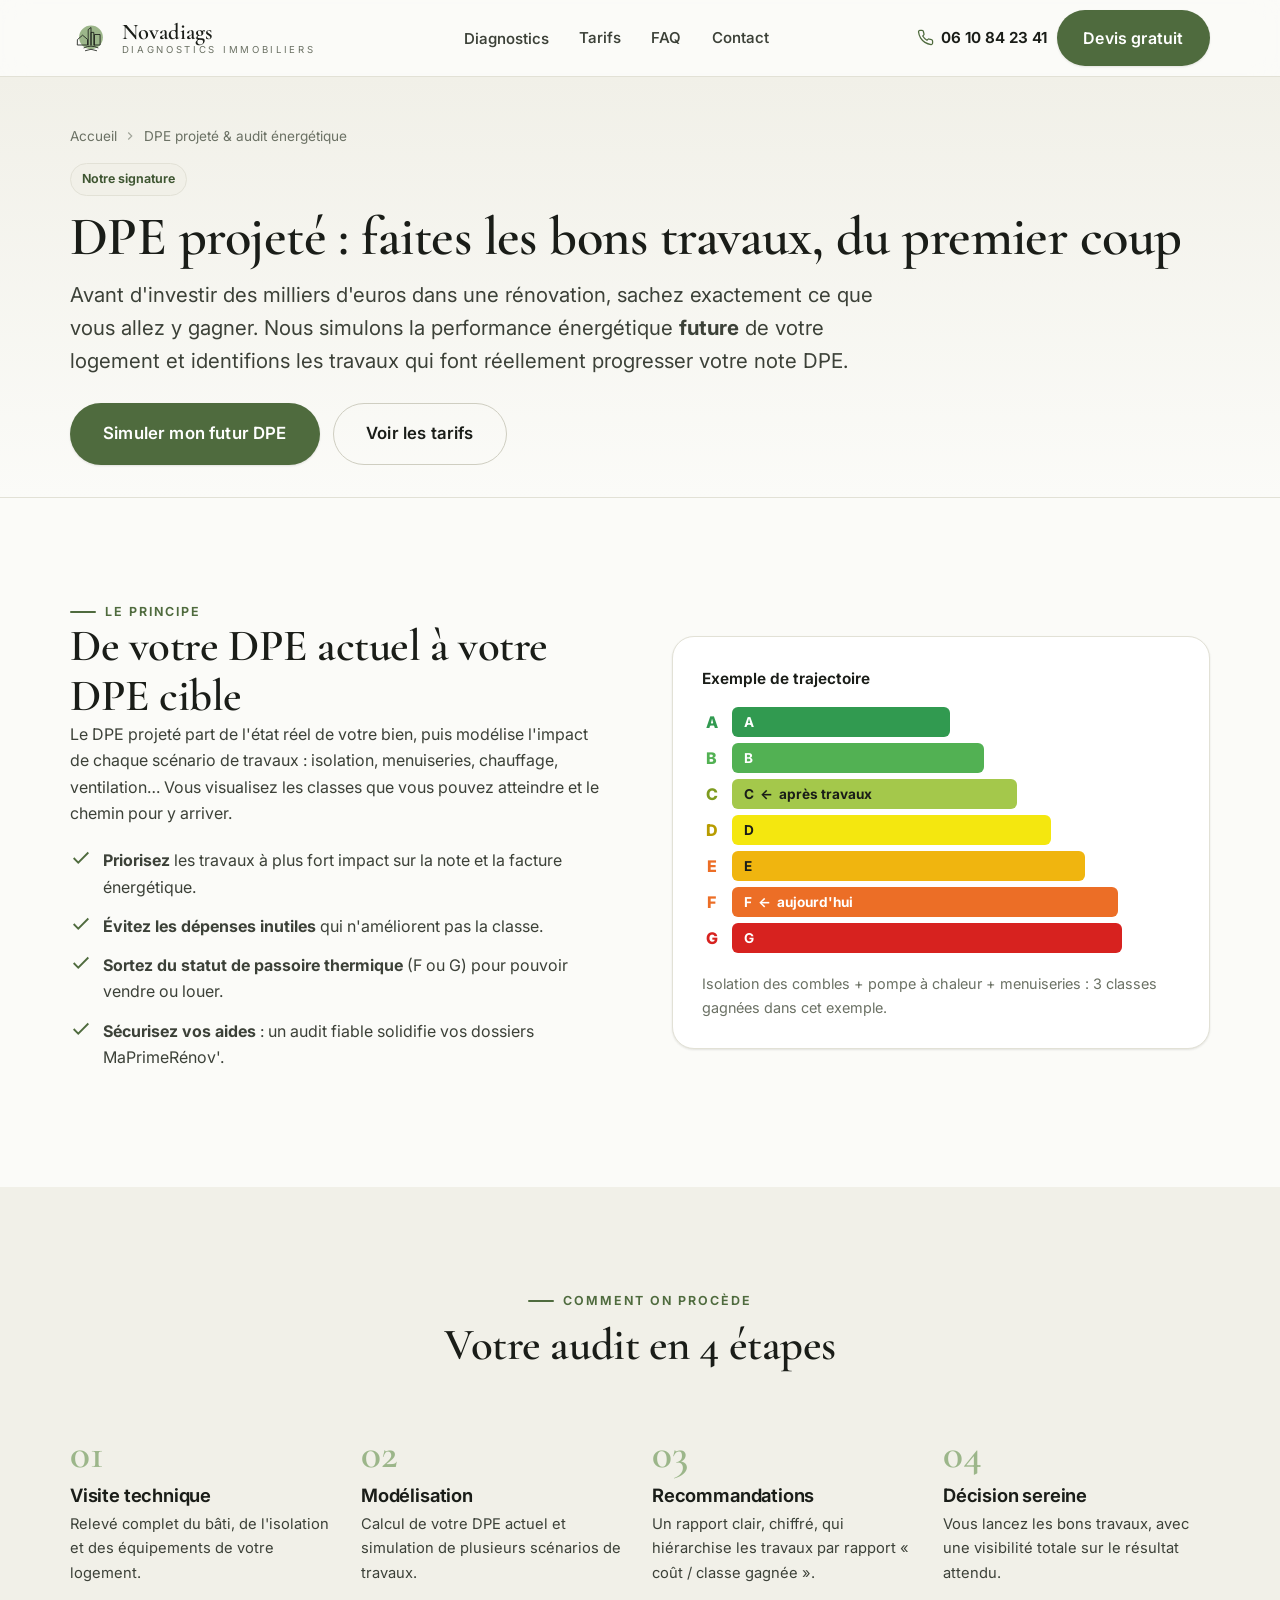
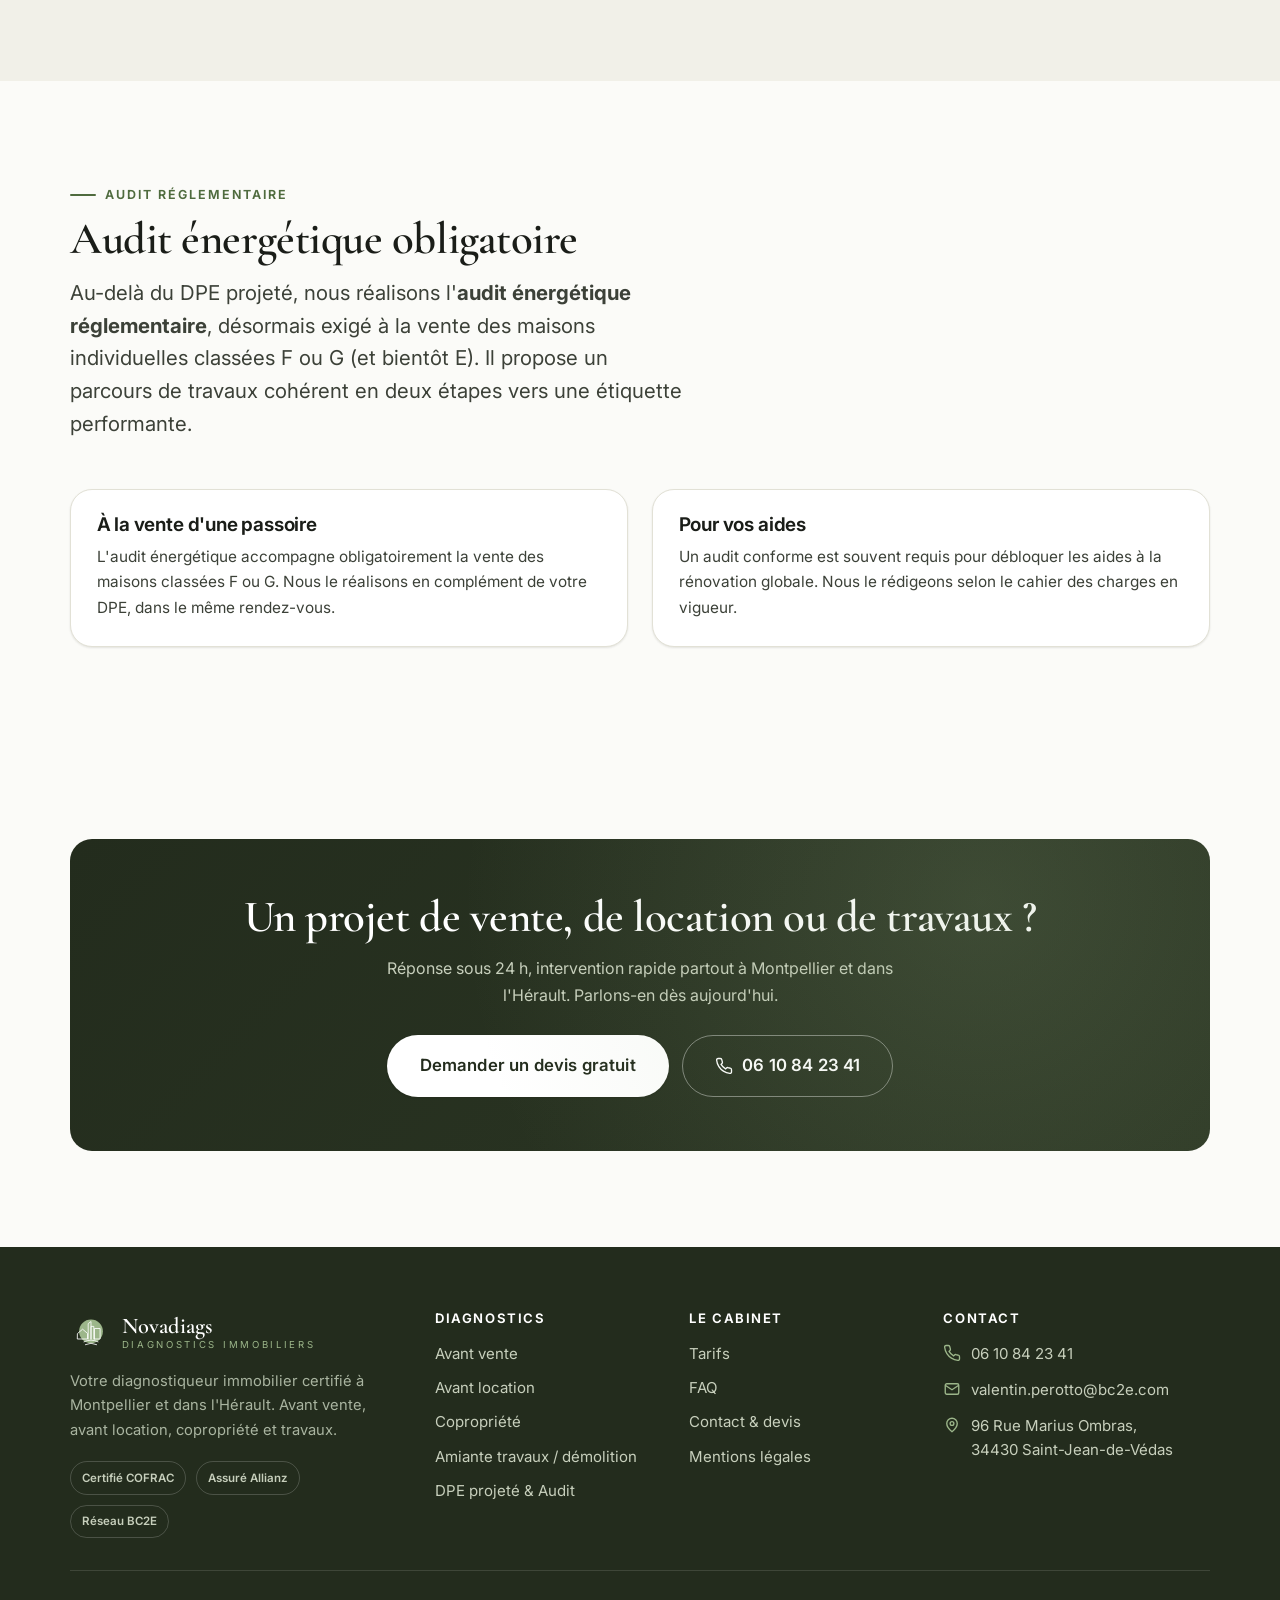
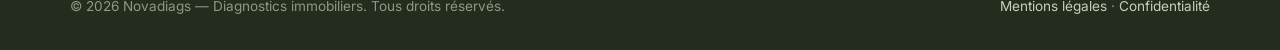
<file: dpe-projete.html>
<!DOCTYPE html>
<html lang="fr">
<head>
<meta charset="utf-8">
<meta name="viewport" content="width=device-width, initial-scale=1">
<title>DPE projeté & audit énergétique à Montpellier (34) | Novadiags</title>
<meta name="description" content="DPE projeté et audit énergétique à Montpellier et dans l'Hérault : simulez la performance énergétique de votre bien AVANT vos travaux de rénovation. Ciblez les bons travaux, gagnez des classes DPE, sécurisez MaPrimeRénov'. Devis gratuit.">
<link rel="canonical" href="https://www.novadiags.fr/dpe-projete.html">
<meta name="robots" content="index, follow, max-image-preview:large">
<meta name="theme-color" content="#232C1D">
<meta property="og:type" content="article"><meta property="og:locale" content="fr_FR">
<meta property="og:title" content="DPE projeté & audit énergétique — Novadiags">
<meta property="og:description" content="Simulez votre futur DPE avant de lancer vos travaux et faites les bons choix de rénovation.">
<meta property="og:url" content="https://www.novadiags.fr/dpe-projete.html">
<link rel="icon" href="assets/img/favicon.svg" type="image/svg+xml">
<link rel="preconnect" href="https://fonts.googleapis.com"><link rel="preconnect" href="https://fonts.gstatic.com" crossorigin>
<link href="https://fonts.googleapis.com/css2?family=Cormorant+Garamond:wght@500;600;700&family=Inter:wght@400;500;600;650;700&display=swap" rel="stylesheet">
<link rel="stylesheet" href="assets/css/style.css">
<script type="application/ld+json">
{"@context":"https://schema.org","@type":"Service","name":"DPE projeté et audit énergétique","serviceType":"Audit énergétique et DPE projeté","areaServed":{"@type":"AdministrativeArea","name":"Hérault"},"provider":{"@type":"ProfessionalService","name":"Novadiags","telephone":"+33610842341"},"description":"Simulation de la performance énergétique future d'un logement avant travaux pour cibler les rénovations les plus efficaces et améliorer la classe DPE."}
</script>
<script type="application/ld+json">
{"@context":"https://schema.org","@type":"BreadcrumbList","itemListElement":[{"@type":"ListItem","position":1,"name":"Accueil","item":"https://www.novadiags.fr/"},{"@type":"ListItem","position":2,"name":"DPE projeté & audit énergétique","item":"https://www.novadiags.fr/dpe-projete.html"}]}
</script>
</head>
<body>
<a class="skip-link" href="#main">Aller au contenu</a>
<!-- ============ HEADER ============ -->
<header class="site-header">
  <div class="container nav">
    <a class="brand" href="index.html" aria-label="Novadiags, accueil">
      <svg viewBox="0 0 120 120" aria-hidden="true"><circle cx="60" cy="58" r="34" fill="#9CB68A"/><g fill="none" stroke="#1A1D18" stroke-width="2.4" stroke-linejoin="round" stroke-linecap="round"><path d="M22 64 L36 52 L50 64 L50 80 L22 80 Z"/><path d="M52 80 L52 36 L60 30 L60 80"/><path d="M60 80 L60 44 L68 44 L68 80"/><path d="M70 80 L70 50 L86 50 L86 80 L70 80"/><path d="M40 88 Q60 78 80 88"/><path d="M44 96 Q60 88 76 96"/></g></svg>
      <span class="brand-text"><b>Novadiags</b><span>Diagnostics immobiliers</span></span>
    </a>
    <nav class="nav-links" aria-label="Navigation principale">
      <div class="has-drop">
        <a href="#" aria-haspopup="true">Diagnostics</a>
        <div class="drop-panel" role="menu">
          <a href="diagnostic-vente.html"><svg class="di" viewBox="0 0 24 24" fill="none" stroke="currentColor" stroke-width="1.7"><path d="M3 21h18M5 21V8l7-5 7 5v13M9 21v-6h6v6"/></svg><span><b>Avant vente</b><small>Le dossier de diagnostic complet</small></span></a>
          <a href="diagnostic-location.html"><svg class="di" viewBox="0 0 24 24" fill="none" stroke="currentColor" stroke-width="1.7"><path d="M3 9.5 12 3l9 6.5V21H3z"/><path d="M9 21v-6h6v6"/></svg><span><b>Avant location</b><small>DPE, plomb, électricité, gaz…</small></span></a>
          <a href="diagnostic-copropriete.html"><svg class="di" viewBox="0 0 24 24" fill="none" stroke="currentColor" stroke-width="1.7"><path d="M3 21V7l6-3v17M9 21V9l6-3v15M15 21V11l6 3v7M3 21h18"/></svg><span><b>Copropriété</b><small>DTG, DPE collectif, amiante</small></span></a>
          <a href="amiante-travaux-demolition.html"><svg class="di" viewBox="0 0 24 24" fill="none" stroke="currentColor" stroke-width="1.7"><path d="M12 2 2 7l10 5 10-5z"/><path d="M2 17l10 5 10-5M2 12l10 5 10-5"/></svg><span><b>Amiante avant travaux / démolition</b><small>Repérage RAT &amp; RAD</small></span></a>
          <a href="dpe-projete.html"><svg class="di" viewBox="0 0 24 24" fill="none" stroke="currentColor" stroke-width="1.7"><path d="M13 2 4 14h6l-1 8 9-12h-6z"/></svg><span><b>DPE projeté &amp; Audit</b><small>Simulez vos travaux avant de les faire</small></span></a>
        </div>
      </div>
      <a href="tarifs.html">Tarifs</a>
      <a href="faq.html">FAQ</a>
      <a href="contact.html">Contact</a>
    </nav>
    <div class="nav-cta">
      <a class="nav-phone" href="tel:+33610842341"><svg viewBox="0 0 24 24" fill="none" stroke="currentColor" stroke-width="1.8"><path d="M22 16.9v3a2 2 0 0 1-2.2 2 19.8 19.8 0 0 1-8.6-3 19.5 19.5 0 0 1-6-6 19.8 19.8 0 0 1-3-8.6A2 2 0 0 1 4.1 2h3a2 2 0 0 1 2 1.7c.1 1 .4 1.9.7 2.8a2 2 0 0 1-.5 2.1L8.1 9.9a16 16 0 0 0 6 6l1.3-1.3a2 2 0 0 1 2.1-.4c.9.3 1.8.6 2.8.7a2 2 0 0 1 1.7 2z"/></svg>06 10 84 23 41</a>
      <a class="btn" href="contact.html">Devis gratuit</a>
    </div>
    <button class="burger" aria-label="Ouvrir le menu" aria-expanded="false" aria-controls="mobile-nav"><span></span><span></span><span></span></button>
  </div>
</header>
<nav class="mobile-nav" id="mobile-nav" aria-label="Menu mobile">
  <a href="index.html">Accueil</a>
  <div class="m-label">Diagnostics</div>
  <div class="m-sub">
    <a href="diagnostic-vente.html">Avant vente</a>
    <a href="diagnostic-location.html">Avant location</a>
    <a href="diagnostic-copropriete.html">Copropriété</a>
    <a href="amiante-travaux-demolition.html">Amiante avant travaux / démolition</a>
    <a href="dpe-projete.html">DPE projeté &amp; Audit énergétique</a>
  </div>
  <a href="tarifs.html">Tarifs</a>
  <a href="faq.html">FAQ</a>
  <a href="contact.html">Contact</a>
  <a class="btn btn--lg" href="contact.html">Demander un devis gratuit</a>
</nav>
<main id="main">
<section class="page-hero">
  <div class="container">
    <nav class="crumb" aria-label="Fil d'ariane"><a href="index.html">Accueil</a><svg viewBox="0 0 24 24" fill="none" stroke="currentColor" stroke-width="2"><path d="m9 6 6 6-6 6"/></svg><span>DPE projeté &amp; audit énergétique</span></nav>
    <span class="tag" style="margin-bottom:.8rem">Notre signature</span>
    <h1>DPE projeté&nbsp;: faites les bons travaux, du premier coup</h1>
    <p class="lead">Avant d'investir des milliers d'euros dans une rénovation, sachez exactement ce que vous allez y gagner. Nous simulons la performance énergétique <strong>future</strong> de votre logement et identifions les travaux qui font réellement progresser votre note DPE.</p>
    <div class="btn-row" style="margin-top:1.6rem"><a class="btn btn--lg" href="contact.html">Simuler mon futur DPE</a><a class="btn btn--ghost btn--lg" href="tarifs.html">Voir les tarifs</a></div>
  </div>
</section>

<section class="section">
  <div class="container split">
    <div class="reveal">
      <span class="eyebrow">Le principe</span>
      <h2>De votre DPE actuel à votre DPE cible</h2>
      <p>Le DPE projeté part de l'état réel de votre bien, puis modélise l'impact de chaque scénario de travaux&nbsp;: isolation, menuiseries, chauffage, ventilation… Vous visualisez les classes que vous pouvez atteindre et le chemin pour y arriver.</p>
      <ul class="checklist">
        <li><svg viewBox="0 0 24 24" fill="none" stroke="currentColor" stroke-width="2"><path d="M20 6 9 17l-5-5"/></svg><span><strong>Priorisez</strong> les travaux à plus fort impact sur la note et la facture énergétique.</span></li>
        <li><svg viewBox="0 0 24 24" fill="none" stroke="currentColor" stroke-width="2"><path d="M20 6 9 17l-5-5"/></svg><span><strong>Évitez les dépenses inutiles</strong> qui n'améliorent pas la classe.</span></li>
        <li><svg viewBox="0 0 24 24" fill="none" stroke="currentColor" stroke-width="2"><path d="M20 6 9 17l-5-5"/></svg><span><strong>Sortez du statut de passoire thermique</strong> (F ou G) pour pouvoir vendre ou louer.</span></li>
        <li><svg viewBox="0 0 24 24" fill="none" stroke="currentColor" stroke-width="2"><path d="M20 6 9 17l-5-5"/></svg><span><strong>Sécurisez vos aides</strong> : un audit fiable solidifie vos dossiers MaPrimeRénov'.</span></li>
      </ul>
    </div>
    <div class="reveal">
      <div class="card" style="padding:1.8rem">
        <p style="font-weight:650;color:var(--ink);margin-bottom:1rem">Exemple de trajectoire</p>
        <div class="dpe-scale">
          <div class="dpe-row"><span class="dpe-tag">A</span><span class="dpe-bar">A</span></div>
          <div class="dpe-row"><span class="dpe-tag">B</span><span class="dpe-bar">B</span></div>
          <div class="dpe-row"><span class="dpe-tag">C</span><span class="dpe-bar">C &nbsp;←&nbsp; après travaux</span></div>
          <div class="dpe-row"><span class="dpe-tag">D</span><span class="dpe-bar">D</span></div>
          <div class="dpe-row"><span class="dpe-tag">E</span><span class="dpe-bar">E</span></div>
          <div class="dpe-row"><span class="dpe-tag">F</span><span class="dpe-bar">F &nbsp;←&nbsp; aujourd'hui</span></div>
          <div class="dpe-row"><span class="dpe-tag">G</span><span class="dpe-bar">G</span></div>
        </div>
        <p style="font-size:.9rem;color:var(--muted);margin-top:1.2rem">Isolation des combles + pompe à chaleur + menuiseries&nbsp;: 3 classes gagnées dans cet exemple.</p>
      </div>
    </div>
  </div>
</section>

<section class="section section--cream">
  <div class="container">
    <div class="section-head center reveal"><span class="eyebrow">Comment on procède</span><h2>Votre audit en 4 étapes</h2></div>
    <div class="steps">
      <div class="step reveal"><div class="step-num">01</div><h4>Visite technique</h4><p>Relevé complet du bâti, de l'isolation et des équipements de votre logement.</p></div>
      <div class="step reveal"><div class="step-num">02</div><h4>Modélisation</h4><p>Calcul de votre DPE actuel et simulation de plusieurs scénarios de travaux.</p></div>
      <div class="step reveal"><div class="step-num">03</div><h4>Recommandations</h4><p>Un rapport clair, chiffré, qui hiérarchise les travaux par rapport « coût / classe gagnée ».</p></div>
      <div class="step reveal"><div class="step-num">04</div><h4>Décision sereine</h4><p>Vous lancez les bons travaux, avec une visibilité totale sur le résultat attendu.</p></div>
    </div>
  </div>
</section>

<section class="section">
  <div class="container">
    <div class="section-head reveal"><span class="eyebrow">Audit réglementaire</span><h2>Audit énergétique obligatoire</h2><p class="lead">Au-delà du DPE projeté, nous réalisons l'<strong>audit énergétique réglementaire</strong>, désormais exigé à la vente des maisons individuelles classées F ou G (et bientôt E). Il propose un parcours de travaux cohérent en deux étapes vers une étiquette performante.</p></div>
    <div class="grid grid-2">
      <div class="card reveal"><h3>À la vente d'une passoire</h3><p>L'audit énergétique accompagne obligatoirement la vente des maisons classées F ou G. Nous le réalisons en complément de votre DPE, dans le même rendez-vous.</p></div>
      <div class="card reveal"><h3>Pour vos aides</h3><p>Un audit conforme est souvent requis pour débloquer les aides à la rénovation globale. Nous le rédigeons selon le cahier des charges en vigueur.</p></div>
    </div>
  </div>
</section>

<section class="section">
  <div class="container">
    <div class="cta-band reveal">
      <h2>Un projet de vente, de location ou de travaux&nbsp;?</h2>
      <p>Réponse sous 24&nbsp;h, intervention rapide partout à Montpellier et dans l'Hérault. Parlons-en dès aujourd'hui.</p>
      <div class="btn-row">
        <a class="btn btn--light btn--lg" href="contact.html">Demander un devis gratuit</a>
        <a class="btn btn--outline-light btn--lg" href="tel:+33610842341"><svg viewBox="0 0 24 24" fill="none" stroke="currentColor" stroke-width="1.8"><path d="M22 16.9v3a2 2 0 0 1-2.2 2 19.8 19.8 0 0 1-8.6-3 19.5 19.5 0 0 1-6-6 19.8 19.8 0 0 1-3-8.6A2 2 0 0 1 4.1 2h3a2 2 0 0 1 2 1.7c.1 1 .4 1.9.7 2.8a2 2 0 0 1-.5 2.1L8.1 9.9a16 16 0 0 0 6 6l1.3-1.3a2 2 0 0 1 2.1-.4c.9.3 1.8.6 2.8.7a2 2 0 0 1 1.7 2z"/></svg>06 10 84 23 41</a>
      </div>
    </div>
  </div>
</section>
</main>
<footer class="site-footer">
  <div class="container">
    <div class="footer-grid">
      <div class="footer-brand">
        <a class="brand" href="index.html" aria-label="Novadiags">
          <svg viewBox="0 0 120 120" aria-hidden="true" style="height:42px"><circle cx="60" cy="58" r="34" fill="#9CB68A"/><g fill="none" stroke="#fff" stroke-width="2.4" stroke-linejoin="round" stroke-linecap="round"><path d="M22 64 L36 52 L50 64 L50 80 L22 80 Z"/><path d="M52 80 L52 36 L60 30 L60 80"/><path d="M60 80 L60 44 L68 44 L68 80"/><path d="M70 80 L70 50 L86 50 L86 80 L70 80"/><path d="M40 88 Q60 78 80 88"/><path d="M44 96 Q60 88 76 96"/></g></svg>
          <span class="brand-text"><b>Novadiags</b><span>Diagnostics immobiliers</span></span>
        </a>
        <p>Votre diagnostiqueur immobilier certifié à Montpellier et dans l'Hérault. Avant vente, avant location, copropriété et travaux.</p>
        <div class="footer-badges"><span class="footer-badge">Certifié COFRAC</span><span class="footer-badge">Assuré Allianz</span><span class="footer-badge">Réseau BC2E</span></div>
      </div>
      <div>
        <h4>Diagnostics</h4>
        <div class="footer-links">
          <a href="diagnostic-vente.html">Avant vente</a>
          <a href="diagnostic-location.html">Avant location</a>
          <a href="diagnostic-copropriete.html">Copropriété</a>
          <a href="amiante-travaux-demolition.html">Amiante travaux / démolition</a>
          <a href="dpe-projete.html">DPE projeté &amp; Audit</a>
        </div>
      </div>
      <div>
        <h4>Le cabinet</h4>
        <div class="footer-links">
          <a href="tarifs.html">Tarifs</a>
          <a href="faq.html">FAQ</a>
          <a href="contact.html">Contact &amp; devis</a>
          <a href="mentions-legales.html">Mentions légales</a>
        </div>
      </div>
      <div>
        <h4>Contact</h4>
        <div class="footer-contact">
          <a href="tel:+33610842341"><svg viewBox="0 0 24 24" fill="none" stroke="currentColor" stroke-width="1.8"><path d="M22 16.9v3a2 2 0 0 1-2.2 2 19.8 19.8 0 0 1-8.6-3 19.5 19.5 0 0 1-6-6 19.8 19.8 0 0 1-3-8.6A2 2 0 0 1 4.1 2h3a2 2 0 0 1 2 1.7c.1 1 .4 1.9.7 2.8a2 2 0 0 1-.5 2.1L8.1 9.9a16 16 0 0 0 6 6l1.3-1.3a2 2 0 0 1 2.1-.4c.9.3 1.8.6 2.8.7a2 2 0 0 1 1.7 2z"/></svg>06 10 84 23 41</a>
          <a href="mailto:valentin.perotto@bc2e.com"><svg viewBox="0 0 24 24" fill="none" stroke="currentColor" stroke-width="1.8"><rect x="3" y="5" width="18" height="14" rx="2"/><path d="m3 7 9 6 9-6"/></svg>valentin.perotto@bc2e.com</a>
          <span><svg viewBox="0 0 24 24" fill="none" stroke="currentColor" stroke-width="1.8"><path d="M12 21s-7-5.7-7-11a7 7 0 0 1 14 0c0 5.3-7 11-7 11z"/><circle cx="12" cy="10" r="2.5"/></svg>96 Rue Marius Ombras,<br>34430 Saint-Jean-de-Védas</span>
        </div>
      </div>
    </div>
    <div class="footer-bottom">
      <span>&copy; <span data-year>2026</span> Novadiags &mdash; Diagnostics immobiliers. Tous droits réservés.</span>
      <span><a href="mentions-legales.html">Mentions légales</a> &middot; <a href="mentions-legales.html#confidentialite">Confidentialité</a></span>
    </div>
  </div>
</footer>
<div class="mobile-cta">
  <a class="btn btn--ghost" href="tel:+33610842341"><svg viewBox="0 0 24 24" fill="none" stroke="currentColor" stroke-width="1.8" style="width:18px;height:18px"><path d="M22 16.9v3a2 2 0 0 1-2.2 2 19.8 19.8 0 0 1-8.6-3 19.5 19.5 0 0 1-6-6 19.8 19.8 0 0 1-3-8.6A2 2 0 0 1 4.1 2h3a2 2 0 0 1 2 1.7c.1 1 .4 1.9.7 2.8a2 2 0 0 1-.5 2.1L8.1 9.9a16 16 0 0 0 6 6l1.3-1.3a2 2 0 0 1 2.1-.4c.9.3 1.8.6 2.8.7a2 2 0 0 1 1.7 2z"/></svg>Appeler</a>
  <a class="btn" href="contact.html">Devis gratuit</a>
</div>
<script src="assets/js/main.js" defer></script>
</body>
</html>
</file>
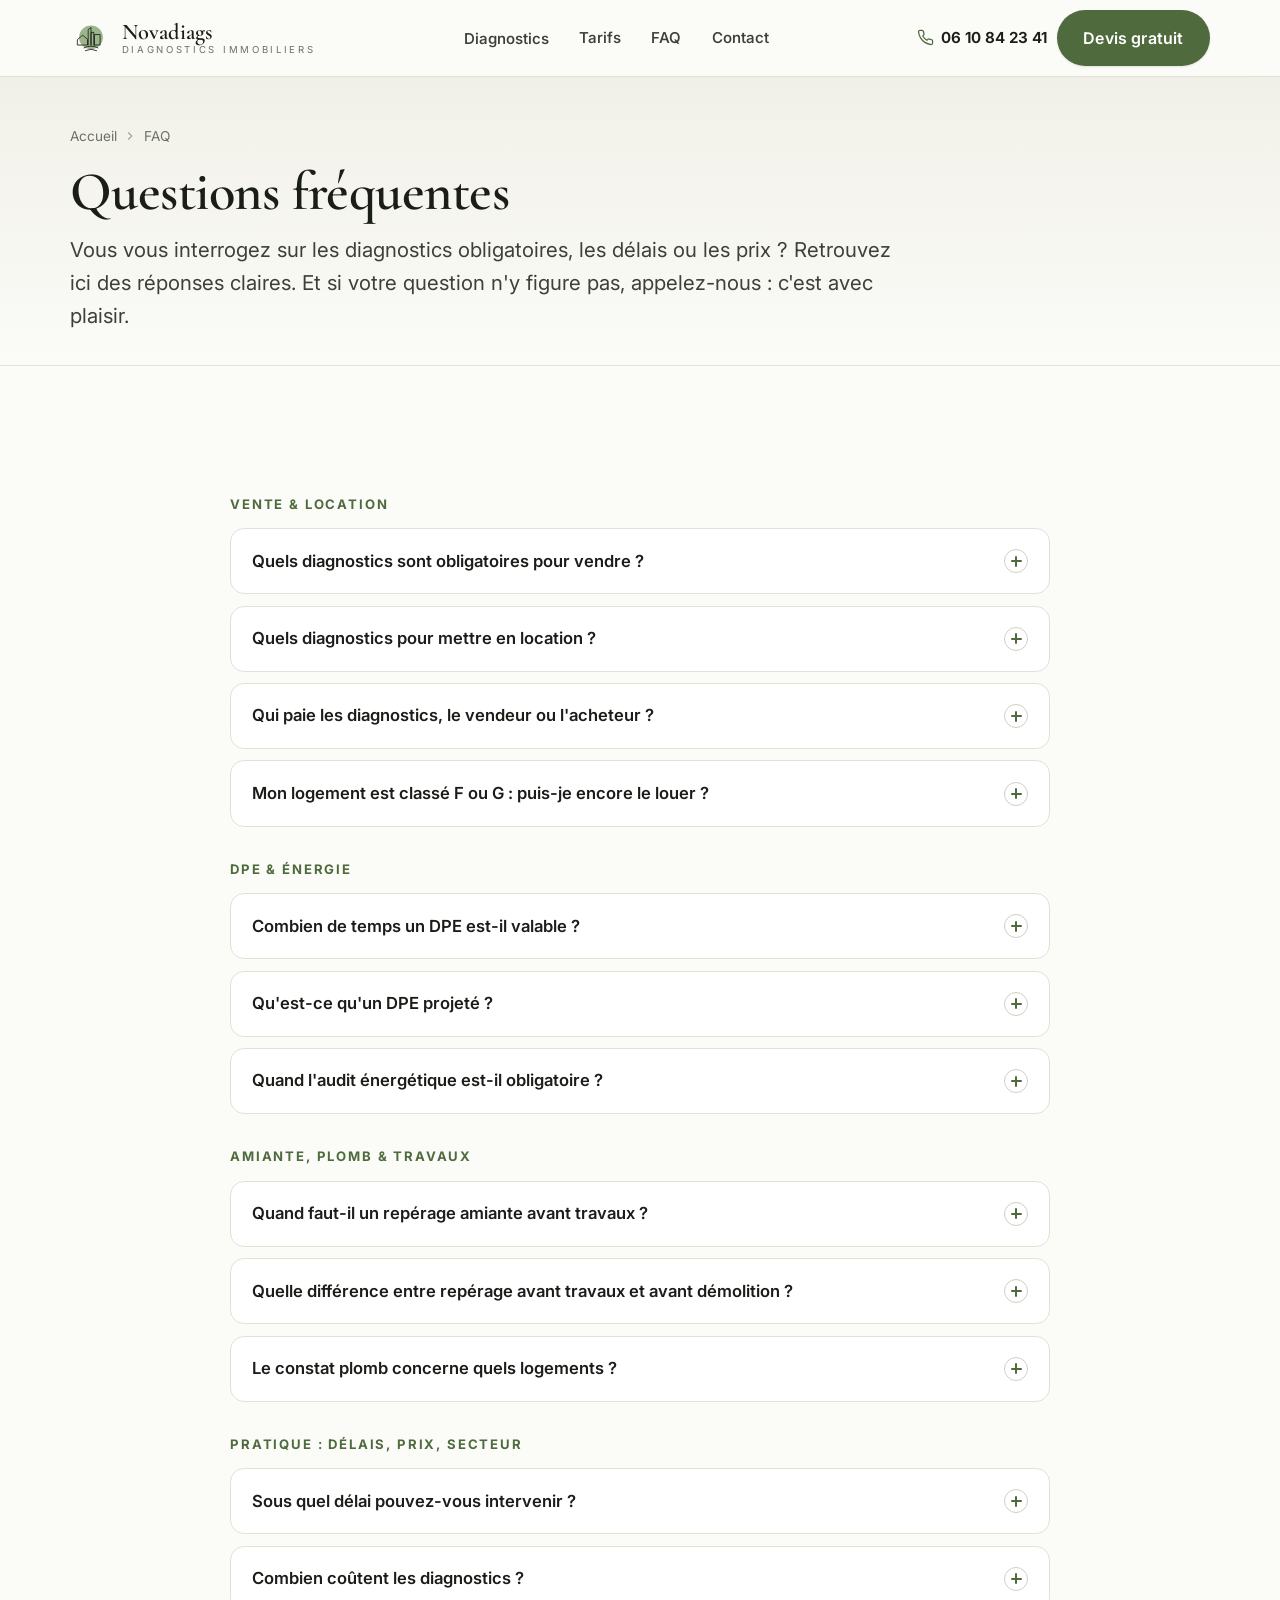
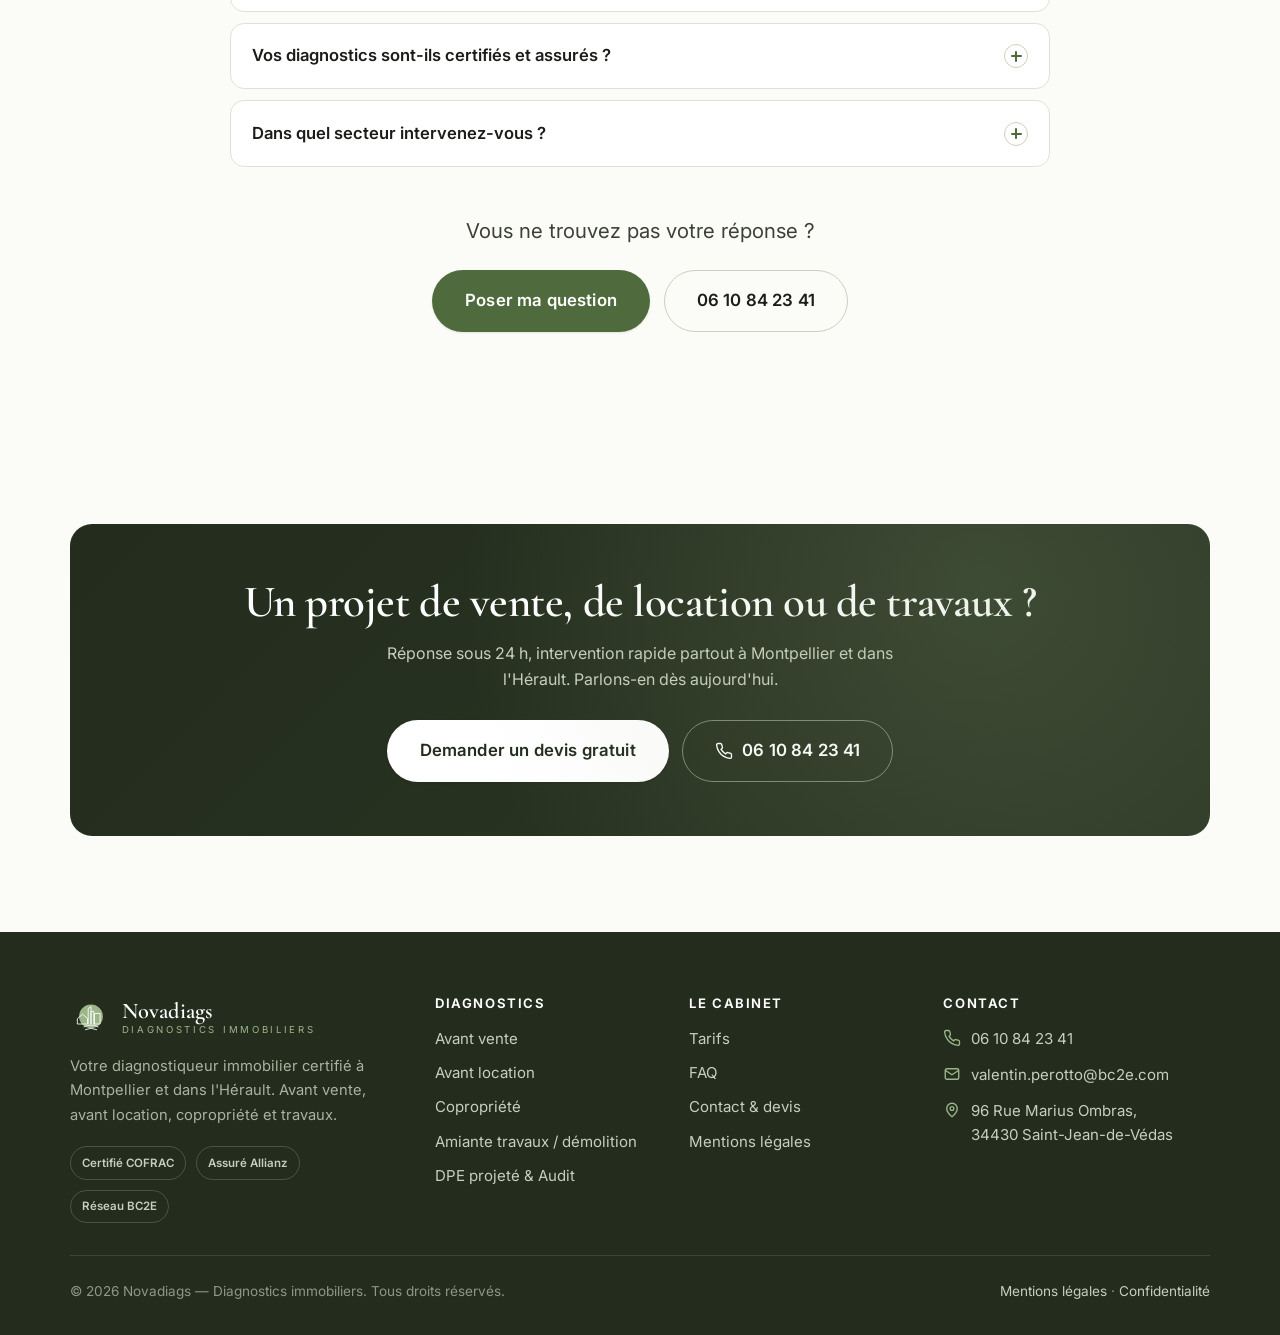
<file: faq.html>
<!DOCTYPE html>
<html lang="fr">
<head>
<meta charset="utf-8">
<meta name="viewport" content="width=device-width, initial-scale=1">
<title>FAQ diagnostics immobiliers | Questions fréquentes — Novadiags (34)</title>
<meta name="description" content="Toutes les réponses sur les diagnostics immobiliers : quels diagnostics obligatoires, validité du DPE, délais, prix, amiante, plomb, location, vente. FAQ complète du diagnostiqueur Novadiags à Montpellier et dans l'Hérault.">
<link rel="canonical" href="https://www.novadiags.fr/faq.html">
<meta name="robots" content="index, follow, max-image-preview:large">
<meta name="theme-color" content="#232C1D">
<meta property="og:type" content="website"><meta property="og:locale" content="fr_FR">
<meta property="og:title" content="FAQ — Diagnostics immobiliers | Novadiags">
<meta property="og:description" content="Vos questions sur les diagnostics immobiliers, les délais, les prix et la réglementation.">
<meta property="og:url" content="https://www.novadiags.fr/faq.html">
<link rel="icon" href="assets/img/favicon.svg" type="image/svg+xml">
<link rel="preconnect" href="https://fonts.googleapis.com"><link rel="preconnect" href="https://fonts.gstatic.com" crossorigin>
<link href="https://fonts.googleapis.com/css2?family=Cormorant+Garamond:wght@500;600;700&family=Inter:wght@400;500;600;650;700&display=swap" rel="stylesheet">
<link rel="stylesheet" href="assets/css/style.css">
<script type="application/ld+json">
{"@context":"https://schema.org","@type":"FAQPage","mainEntity":[
{"@type":"Question","name":"Quels diagnostics sont obligatoires pour vendre un bien immobilier ?","acceptedAnswer":{"@type":"Answer","text":"Pour une vente, le dossier de diagnostic technique comprend généralement : le DPE, le diagnostic amiante (biens avant juillet 1997), le constat plomb (biens avant 1949), l'état de l'installation électrique et gaz de plus de 15 ans, l'état termites dans les zones concernées, l'état des risques (ERP), le mesurage Loi Carrez pour les copropriétés, et l'audit énergétique pour les maisons classées F ou G."}},
{"@type":"Question","name":"Quels diagnostics sont obligatoires pour louer un logement ?","acceptedAnswer":{"@type":"Answer","text":"Pour une location, il faut annexer au bail : le DPE, le constat de risque d'exposition au plomb (avant 1949), l'état des installations électriques et gaz de plus de 15 ans, le mesurage de la surface habitable (Loi Boutin) et l'état des risques (ERP)."}},
{"@type":"Question","name":"Combien de temps un DPE est-il valable ?","acceptedAnswer":{"@type":"Answer","text":"Le DPE est valable 10 ans. Toutefois, les DPE réalisés entre 2018 et juin 2021 ont une durée de validité réduite et ne sont aujourd'hui plus valables. Nous vérifions gratuitement la validité de votre DPE actuel."}},
{"@type":"Question","name":"Sous quel délai pouvez-vous intervenir ?","acceptedAnswer":{"@type":"Answer","text":"Nous intervenons en général sous 48 heures, et plus rapidement en cas d'urgence comme un compromis imminent. Le devis est remis sous 24 heures après votre demande."}},
{"@type":"Question","name":"Combien coûtent les diagnostics immobiliers ?","acceptedAnswer":{"@type":"Answer","text":"Le prix dépend du type de bien, de sa surface et du nombre de diagnostics. Nos tarifs sont forfaitaires et dégressifs : plus vous regroupez de prestations, plus le prix unitaire baisse. Consultez notre grille tarifaire ou demandez un devis gratuit."}},
{"@type":"Question","name":"Qui doit payer les diagnostics, le vendeur ou l'acheteur ?","acceptedAnswer":{"@type":"Answer","text":"Les diagnostics avant vente sont à la charge du vendeur, qui doit fournir un dossier complet à l'acquéreur. Pour une location, ils sont à la charge du bailleur. Pour un repérage amiante avant travaux, c'est le donneur d'ordre (maître d'ouvrage) qui les commande."}},
{"@type":"Question","name":"Qu'est-ce qu'un DPE projeté ?","acceptedAnswer":{"@type":"Answer","text":"Le DPE projeté est une simulation de la performance énergétique future de votre logement après travaux. Il permet de cibler les rénovations qui font réellement gagner des classes DPE, d'éviter les dépenses inutiles et de sortir du statut de passoire thermique avant de vendre ou louer."}},
{"@type":"Question","name":"Mon logement est classé F ou G : puis-je encore le louer ?","acceptedAnswer":{"@type":"Answer","text":"Depuis 2025, les logements classés G sont interdits à la location. Les logements F le seront en 2028 et les E en 2034. Un DPE projeté vous indique les travaux nécessaires pour repasser au-dessus du seuil et continuer à louer."}},
{"@type":"Question","name":"Quand faut-il un repérage amiante avant travaux ?","acceptedAnswer":{"@type":"Answer","text":"Un repérage amiante avant travaux (RAT) est obligatoire avant toute opération de rénovation, réhabilitation ou maintenance sur un bâtiment dont le permis de construire est antérieur au 1er juillet 1997. Il protège les intervenants et relève de la responsabilité du donneur d'ordre."}},
{"@type":"Question","name":"Intervenez-vous pour les copropriétés ?","acceptedAnswer":{"@type":"Answer","text":"Oui. Nous réalisons le DPE collectif, le Diagnostic Technique Global (DTG) et le repérage amiante des parties communes pour les syndics et conseils syndicaux, avec des rapports pédagogiques adaptés aux assemblées générales."}},
{"@type":"Question","name":"Vos diagnostics sont-ils certifiés et assurés ?","acceptedAnswer":{"@type":"Answer","text":"Oui. Nos diagnostics sont réalisés par un diagnostiqueur certifié par un organisme accrédité, et notre activité est couverte par une assurance responsabilité civile professionnelle Allianz. Tous nos rapports sont conformes et opposables."}},
{"@type":"Question","name":"Dans quel secteur géographique intervenez-vous ?","acceptedAnswer":{"@type":"Answer","text":"Nous intervenons à Montpellier, Saint-Jean-de-Védas et dans tout le département de l'Hérault (34) pour les particuliers comme pour les professionnels."}}
]}
</script>
<script type="application/ld+json">
{"@context":"https://schema.org","@type":"BreadcrumbList","itemListElement":[{"@type":"ListItem","position":1,"name":"Accueil","item":"https://www.novadiags.fr/"},{"@type":"ListItem","position":2,"name":"FAQ","item":"https://www.novadiags.fr/faq.html"}]}
</script>
</head>
<body>
<a class="skip-link" href="#main">Aller au contenu</a>
<!-- ============ HEADER ============ -->
<header class="site-header">
  <div class="container nav">
    <a class="brand" href="index.html" aria-label="Novadiags, accueil">
      <svg viewBox="0 0 120 120" aria-hidden="true"><circle cx="60" cy="58" r="34" fill="#9CB68A"/><g fill="none" stroke="#1A1D18" stroke-width="2.4" stroke-linejoin="round" stroke-linecap="round"><path d="M22 64 L36 52 L50 64 L50 80 L22 80 Z"/><path d="M52 80 L52 36 L60 30 L60 80"/><path d="M60 80 L60 44 L68 44 L68 80"/><path d="M70 80 L70 50 L86 50 L86 80 L70 80"/><path d="M40 88 Q60 78 80 88"/><path d="M44 96 Q60 88 76 96"/></g></svg>
      <span class="brand-text"><b>Novadiags</b><span>Diagnostics immobiliers</span></span>
    </a>
    <nav class="nav-links" aria-label="Navigation principale">
      <div class="has-drop">
        <a href="#" aria-haspopup="true">Diagnostics</a>
        <div class="drop-panel" role="menu">
          <a href="diagnostic-vente.html"><svg class="di" viewBox="0 0 24 24" fill="none" stroke="currentColor" stroke-width="1.7"><path d="M3 21h18M5 21V8l7-5 7 5v13M9 21v-6h6v6"/></svg><span><b>Avant vente</b><small>Le dossier de diagnostic complet</small></span></a>
          <a href="diagnostic-location.html"><svg class="di" viewBox="0 0 24 24" fill="none" stroke="currentColor" stroke-width="1.7"><path d="M3 9.5 12 3l9 6.5V21H3z"/><path d="M9 21v-6h6v6"/></svg><span><b>Avant location</b><small>DPE, plomb, électricité, gaz…</small></span></a>
          <a href="diagnostic-copropriete.html"><svg class="di" viewBox="0 0 24 24" fill="none" stroke="currentColor" stroke-width="1.7"><path d="M3 21V7l6-3v17M9 21V9l6-3v15M15 21V11l6 3v7M3 21h18"/></svg><span><b>Copropriété</b><small>DTG, DPE collectif, amiante</small></span></a>
          <a href="amiante-travaux-demolition.html"><svg class="di" viewBox="0 0 24 24" fill="none" stroke="currentColor" stroke-width="1.7"><path d="M12 2 2 7l10 5 10-5z"/><path d="M2 17l10 5 10-5M2 12l10 5 10-5"/></svg><span><b>Amiante avant travaux / démolition</b><small>Repérage RAT &amp; RAD</small></span></a>
          <a href="dpe-projete.html"><svg class="di" viewBox="0 0 24 24" fill="none" stroke="currentColor" stroke-width="1.7"><path d="M13 2 4 14h6l-1 8 9-12h-6z"/></svg><span><b>DPE projeté &amp; Audit</b><small>Simulez vos travaux avant de les faire</small></span></a>
        </div>
      </div>
      <a href="tarifs.html">Tarifs</a>
      <a href="faq.html">FAQ</a>
      <a href="contact.html">Contact</a>
    </nav>
    <div class="nav-cta">
      <a class="nav-phone" href="tel:+33610842341"><svg viewBox="0 0 24 24" fill="none" stroke="currentColor" stroke-width="1.8"><path d="M22 16.9v3a2 2 0 0 1-2.2 2 19.8 19.8 0 0 1-8.6-3 19.5 19.5 0 0 1-6-6 19.8 19.8 0 0 1-3-8.6A2 2 0 0 1 4.1 2h3a2 2 0 0 1 2 1.7c.1 1 .4 1.9.7 2.8a2 2 0 0 1-.5 2.1L8.1 9.9a16 16 0 0 0 6 6l1.3-1.3a2 2 0 0 1 2.1-.4c.9.3 1.8.6 2.8.7a2 2 0 0 1 1.7 2z"/></svg>06 10 84 23 41</a>
      <a class="btn" href="contact.html">Devis gratuit</a>
    </div>
    <button class="burger" aria-label="Ouvrir le menu" aria-expanded="false" aria-controls="mobile-nav"><span></span><span></span><span></span></button>
  </div>
</header>
<nav class="mobile-nav" id="mobile-nav" aria-label="Menu mobile">
  <a href="index.html">Accueil</a>
  <div class="m-label">Diagnostics</div>
  <div class="m-sub">
    <a href="diagnostic-vente.html">Avant vente</a>
    <a href="diagnostic-location.html">Avant location</a>
    <a href="diagnostic-copropriete.html">Copropriété</a>
    <a href="amiante-travaux-demolition.html">Amiante avant travaux / démolition</a>
    <a href="dpe-projete.html">DPE projeté &amp; Audit énergétique</a>
  </div>
  <a href="tarifs.html">Tarifs</a>
  <a href="faq.html">FAQ</a>
  <a href="contact.html">Contact</a>
  <a class="btn btn--lg" href="contact.html">Demander un devis gratuit</a>
</nav>
<main id="main">
<section class="page-hero">
  <div class="container">
    <nav class="crumb" aria-label="Fil d'ariane"><a href="index.html">Accueil</a><svg viewBox="0 0 24 24" fill="none" stroke="currentColor" stroke-width="2"><path d="m9 6 6 6-6 6"/></svg><span>FAQ</span></nav>
    <h1>Questions fréquentes</h1>
    <p class="lead">Vous vous interrogez sur les diagnostics obligatoires, les délais ou les prix&nbsp;? Retrouvez ici des réponses claires. Et si votre question n'y figure pas, appelez-nous&nbsp;: c'est avec plaisir.</p>
  </div>
</section>

<section class="section">
  <div class="container">

    <p class="faq-cat-title">Vente &amp; location</p>
    <div class="faq-list">
      <details class="faq-item reveal"><summary>Quels diagnostics sont obligatoires pour vendre&nbsp;?<span class="ic"></span></summary><div class="faq-body"><p>Pour une vente, le dossier de diagnostic technique comprend généralement&nbsp;: le DPE, le diagnostic amiante (biens dont le permis est antérieur à juillet 1997), le constat plomb (biens avant 1949), l'état des installations électrique et gaz de plus de 15 ans, l'état termites dans les zones concernées, l'état des risques (ERP), le mesurage Loi Carrez pour les copropriétés, et l'audit énergétique pour les maisons classées F ou G.</p></div></details>
      <details class="faq-item reveal"><summary>Quels diagnostics pour mettre en location&nbsp;?<span class="ic"></span></summary><div class="faq-body"><p>Pour une location, on annexe au bail&nbsp;: le DPE, le constat plomb (avant 1949), l'état des installations électrique et gaz de plus de 15 ans, le mesurage de la surface habitable (Loi Boutin) et l'état des risques (ERP).</p></div></details>
      <details class="faq-item reveal"><summary>Qui paie les diagnostics, le vendeur ou l'acheteur&nbsp;?<span class="ic"></span></summary><div class="faq-body"><p>Les diagnostics avant vente sont à la charge du vendeur, qui doit fournir un dossier complet à l'acquéreur. Pour une location, ils incombent au bailleur. Pour un repérage amiante avant travaux, c'est le donneur d'ordre (maître d'ouvrage) qui les commande.</p></div></details>
      <details class="faq-item reveal"><summary>Mon logement est classé F ou G : puis-je encore le louer&nbsp;?<span class="ic"></span></summary><div class="faq-body"><p>Depuis 2025, les logements classés G sont interdits à la location&nbsp;; les F le seront en 2028 et les E en 2034. Notre <a href="dpe-projete.html">DPE projeté</a> vous indique précisément les travaux nécessaires pour repasser au-dessus du seuil.</p></div></details>
    </div>

    <p class="faq-cat-title">DPE &amp; énergie</p>
    <div class="faq-list">
      <details class="faq-item reveal"><summary>Combien de temps un DPE est-il valable&nbsp;?<span class="ic"></span></summary><div class="faq-body"><p>Le DPE est valable 10 ans. Cependant, les DPE réalisés entre 2018 et juin 2021 ne sont aujourd'hui plus valables. Nous vérifions gratuitement la validité de votre DPE actuel.</p></div></details>
      <details class="faq-item reveal"><summary>Qu'est-ce qu'un DPE projeté&nbsp;?<span class="ic"></span></summary><div class="faq-body"><p>C'est une simulation de la performance énergétique <em>future</em> de votre logement après travaux. Elle permet de cibler les rénovations qui font réellement gagner des classes, d'éviter les dépenses inutiles et de sortir du statut de passoire thermique avant de vendre ou louer. <a href="dpe-projete.html">En savoir plus</a>.</p></div></details>
      <details class="faq-item reveal"><summary>Quand l'audit énergétique est-il obligatoire&nbsp;?<span class="ic"></span></summary><div class="faq-body"><p>L'audit énergétique réglementaire est obligatoire à la vente des maisons individuelles classées F ou G (et progressivement E). Il propose un parcours de travaux cohérent vers une meilleure étiquette. Nous le réalisons en complément du DPE.</p></div></details>
    </div>

    <p class="faq-cat-title">Amiante, plomb &amp; travaux</p>
    <div class="faq-list">
      <details class="faq-item reveal"><summary>Quand faut-il un repérage amiante avant travaux&nbsp;?<span class="ic"></span></summary><div class="faq-body"><p>Un repérage amiante avant travaux (RAT) est obligatoire avant toute opération de rénovation, réhabilitation ou maintenance sur un bâtiment dont le permis est antérieur au 1er juillet 1997. Il protège les intervenants et relève de la responsabilité du donneur d'ordre. <a href="amiante-travaux-demolition.html">Détails</a>.</p></div></details>
      <details class="faq-item reveal"><summary>Quelle différence entre repérage avant travaux et avant démolition&nbsp;?<span class="ic"></span></summary><div class="faq-body"><p>Le repérage avant travaux (RAT) cible uniquement les zones impactées par le chantier. Le repérage avant démolition (RAD) est exhaustif&nbsp;: il couvre l'ensemble du bâtiment voué à disparaître, afin qu'aucun matériau amianté ne soit dispersé.</p></div></details>
      <details class="faq-item reveal"><summary>Le constat plomb concerne quels logements&nbsp;?<span class="ic"></span></summary><div class="faq-body"><p>Le constat de risque d'exposition au plomb (CREP) concerne tous les logements construits avant le 1er janvier 1949, à la vente comme à la location.</p></div></details>
    </div>

    <p class="faq-cat-title">Pratique : délais, prix, secteur</p>
    <div class="faq-list">
      <details class="faq-item reveal"><summary>Sous quel délai pouvez-vous intervenir&nbsp;?<span class="ic"></span></summary><div class="faq-body"><p>En général sous 48&nbsp;heures, et plus rapidement en cas d'urgence (compromis imminent, mise en location). Le devis vous est remis sous 24&nbsp;heures. Appelez-nous au 06 10 84 23 41.</p></div></details>
      <details class="faq-item reveal"><summary>Combien coûtent les diagnostics&nbsp;?<span class="ic"></span></summary><div class="faq-body"><p>Le prix dépend du type de bien, de sa surface et du nombre de diagnostics. Nos tarifs sont forfaitaires et <strong>dégressifs</strong>&nbsp;: plus vous regroupez de prestations, plus le prix unitaire baisse. Consultez notre <a href="tarifs.html">grille tarifaire</a> ou demandez un devis gratuit.</p></div></details>
      <details class="faq-item reveal"><summary>Vos diagnostics sont-ils certifiés et assurés&nbsp;?<span class="ic"></span></summary><div class="faq-body"><p>Oui. Nos diagnostics sont réalisés par un diagnostiqueur certifié par un organisme accrédité, et notre activité est couverte par une assurance responsabilité civile professionnelle Allianz. Tous nos rapports sont conformes et opposables.</p></div></details>
      <details class="faq-item reveal"><summary>Dans quel secteur intervenez-vous&nbsp;?<span class="ic"></span></summary><div class="faq-body"><p>À Montpellier, Saint-Jean-de-Védas et dans tout le département de l'Hérault (34), pour les particuliers comme pour les professionnels (agences, architectes, syndics).</p></div></details>
    </div>

    <div class="center" style="margin-top:3rem">
      <p class="lead center" style="margin-bottom:1.4rem">Vous ne trouvez pas votre réponse&nbsp;?</p>
      <div class="btn-row" style="justify-content:center"><a class="btn btn--lg" href="contact.html">Poser ma question</a><a class="btn btn--ghost btn--lg" href="tel:+33610842341">06 10 84 23 41</a></div>
    </div>
  </div>
</section>

<section class="section">
  <div class="container">
    <div class="cta-band reveal">
      <h2>Un projet de vente, de location ou de travaux&nbsp;?</h2>
      <p>Réponse sous 24&nbsp;h, intervention rapide partout à Montpellier et dans l'Hérault. Parlons-en dès aujourd'hui.</p>
      <div class="btn-row">
        <a class="btn btn--light btn--lg" href="contact.html">Demander un devis gratuit</a>
        <a class="btn btn--outline-light btn--lg" href="tel:+33610842341"><svg viewBox="0 0 24 24" fill="none" stroke="currentColor" stroke-width="1.8"><path d="M22 16.9v3a2 2 0 0 1-2.2 2 19.8 19.8 0 0 1-8.6-3 19.5 19.5 0 0 1-6-6 19.8 19.8 0 0 1-3-8.6A2 2 0 0 1 4.1 2h3a2 2 0 0 1 2 1.7c.1 1 .4 1.9.7 2.8a2 2 0 0 1-.5 2.1L8.1 9.9a16 16 0 0 0 6 6l1.3-1.3a2 2 0 0 1 2.1-.4c.9.3 1.8.6 2.8.7a2 2 0 0 1 1.7 2z"/></svg>06 10 84 23 41</a>
      </div>
    </div>
  </div>
</section>
</main>
<footer class="site-footer">
  <div class="container">
    <div class="footer-grid">
      <div class="footer-brand">
        <a class="brand" href="index.html" aria-label="Novadiags">
          <svg viewBox="0 0 120 120" aria-hidden="true" style="height:42px"><circle cx="60" cy="58" r="34" fill="#9CB68A"/><g fill="none" stroke="#fff" stroke-width="2.4" stroke-linejoin="round" stroke-linecap="round"><path d="M22 64 L36 52 L50 64 L50 80 L22 80 Z"/><path d="M52 80 L52 36 L60 30 L60 80"/><path d="M60 80 L60 44 L68 44 L68 80"/><path d="M70 80 L70 50 L86 50 L86 80 L70 80"/><path d="M40 88 Q60 78 80 88"/><path d="M44 96 Q60 88 76 96"/></g></svg>
          <span class="brand-text"><b>Novadiags</b><span>Diagnostics immobiliers</span></span>
        </a>
        <p>Votre diagnostiqueur immobilier certifié à Montpellier et dans l'Hérault. Avant vente, avant location, copropriété et travaux.</p>
        <div class="footer-badges"><span class="footer-badge">Certifié COFRAC</span><span class="footer-badge">Assuré Allianz</span><span class="footer-badge">Réseau BC2E</span></div>
      </div>
      <div>
        <h4>Diagnostics</h4>
        <div class="footer-links">
          <a href="diagnostic-vente.html">Avant vente</a>
          <a href="diagnostic-location.html">Avant location</a>
          <a href="diagnostic-copropriete.html">Copropriété</a>
          <a href="amiante-travaux-demolition.html">Amiante travaux / démolition</a>
          <a href="dpe-projete.html">DPE projeté &amp; Audit</a>
        </div>
      </div>
      <div>
        <h4>Le cabinet</h4>
        <div class="footer-links">
          <a href="tarifs.html">Tarifs</a>
          <a href="faq.html">FAQ</a>
          <a href="contact.html">Contact &amp; devis</a>
          <a href="mentions-legales.html">Mentions légales</a>
        </div>
      </div>
      <div>
        <h4>Contact</h4>
        <div class="footer-contact">
          <a href="tel:+33610842341"><svg viewBox="0 0 24 24" fill="none" stroke="currentColor" stroke-width="1.8"><path d="M22 16.9v3a2 2 0 0 1-2.2 2 19.8 19.8 0 0 1-8.6-3 19.5 19.5 0 0 1-6-6 19.8 19.8 0 0 1-3-8.6A2 2 0 0 1 4.1 2h3a2 2 0 0 1 2 1.7c.1 1 .4 1.9.7 2.8a2 2 0 0 1-.5 2.1L8.1 9.9a16 16 0 0 0 6 6l1.3-1.3a2 2 0 0 1 2.1-.4c.9.3 1.8.6 2.8.7a2 2 0 0 1 1.7 2z"/></svg>06 10 84 23 41</a>
          <a href="mailto:valentin.perotto@bc2e.com"><svg viewBox="0 0 24 24" fill="none" stroke="currentColor" stroke-width="1.8"><rect x="3" y="5" width="18" height="14" rx="2"/><path d="m3 7 9 6 9-6"/></svg>valentin.perotto@bc2e.com</a>
          <span><svg viewBox="0 0 24 24" fill="none" stroke="currentColor" stroke-width="1.8"><path d="M12 21s-7-5.7-7-11a7 7 0 0 1 14 0c0 5.3-7 11-7 11z"/><circle cx="12" cy="10" r="2.5"/></svg>96 Rue Marius Ombras,<br>34430 Saint-Jean-de-Védas</span>
        </div>
      </div>
    </div>
    <div class="footer-bottom">
      <span>&copy; <span data-year>2026</span> Novadiags &mdash; Diagnostics immobiliers. Tous droits réservés.</span>
      <span><a href="mentions-legales.html">Mentions légales</a> &middot; <a href="mentions-legales.html#confidentialite">Confidentialité</a></span>
    </div>
  </div>
</footer>
<div class="mobile-cta">
  <a class="btn btn--ghost" href="tel:+33610842341"><svg viewBox="0 0 24 24" fill="none" stroke="currentColor" stroke-width="1.8" style="width:18px;height:18px"><path d="M22 16.9v3a2 2 0 0 1-2.2 2 19.8 19.8 0 0 1-8.6-3 19.5 19.5 0 0 1-6-6 19.8 19.8 0 0 1-3-8.6A2 2 0 0 1 4.1 2h3a2 2 0 0 1 2 1.7c.1 1 .4 1.9.7 2.8a2 2 0 0 1-.5 2.1L8.1 9.9a16 16 0 0 0 6 6l1.3-1.3a2 2 0 0 1 2.1-.4c.9.3 1.8.6 2.8.7a2 2 0 0 1 1.7 2z"/></svg>Appeler</a>
  <a class="btn" href="contact.html">Devis gratuit</a>
</div>
<script src="assets/js/main.js" defer></script>
</body>
</html>
</file>
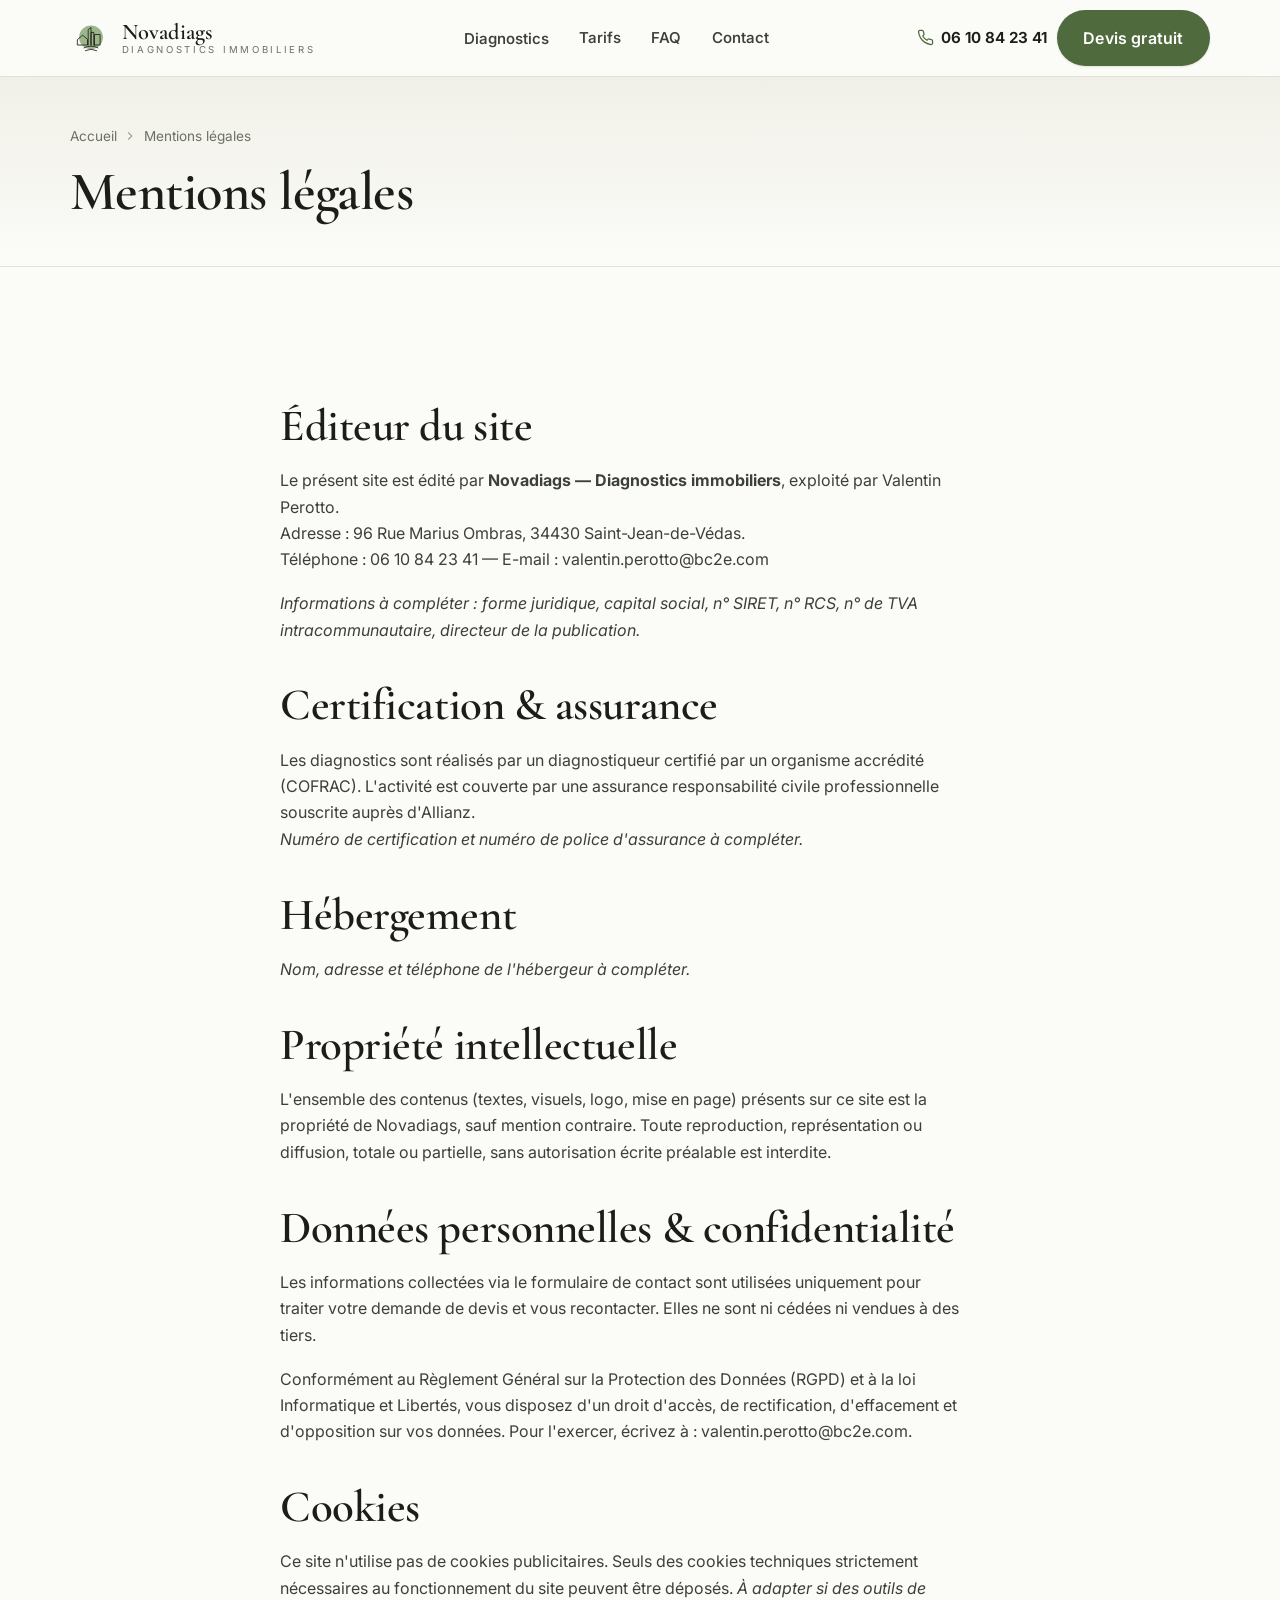
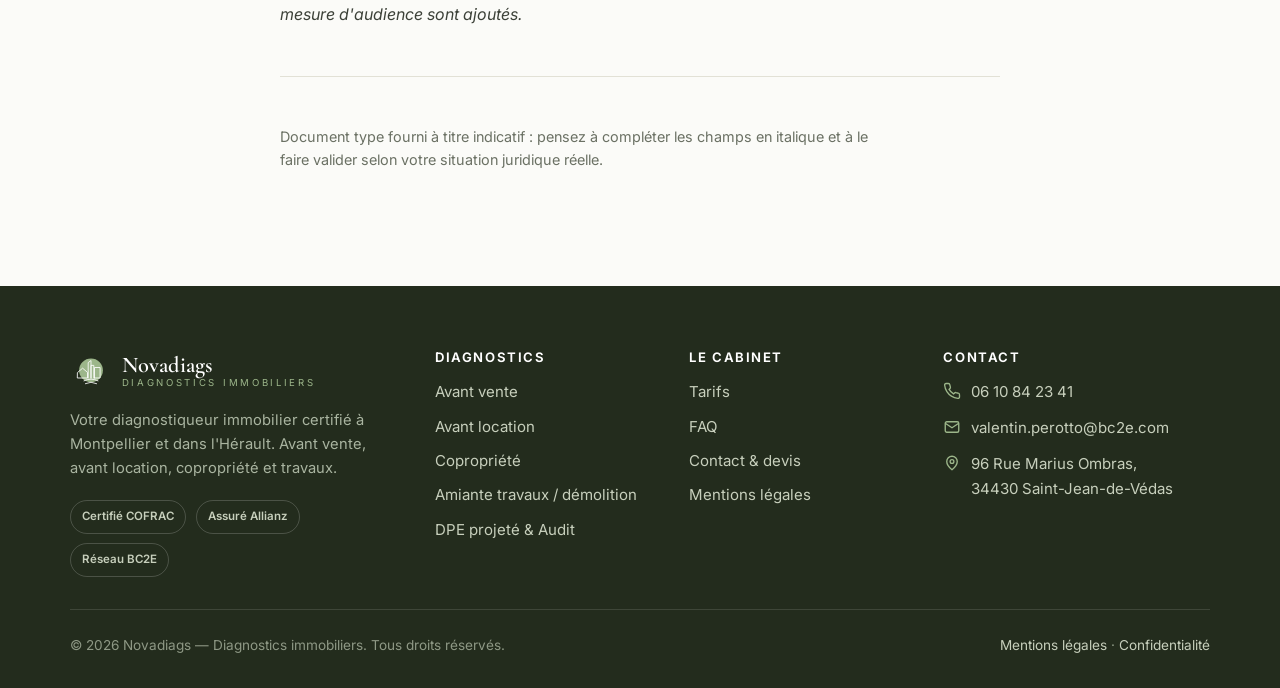
<file: mentions-legales.html>
<!DOCTYPE html>
<html lang="fr">
<head>
<meta charset="utf-8">
<meta name="viewport" content="width=device-width, initial-scale=1">
<title>Mentions légales | Novadiags — Diagnostics immobiliers</title>
<meta name="description" content="Mentions légales et politique de confidentialité de Novadiags, diagnostics immobiliers à Montpellier et dans l'Hérault.">
<link rel="canonical" href="https://www.novadiags.fr/mentions-legales.html">
<meta name="robots" content="noindex, follow">
<meta name="theme-color" content="#232C1D">
<link rel="icon" href="assets/img/favicon.svg" type="image/svg+xml">
<link rel="preconnect" href="https://fonts.googleapis.com"><link rel="preconnect" href="https://fonts.gstatic.com" crossorigin>
<link href="https://fonts.googleapis.com/css2?family=Cormorant+Garamond:wght@500;600;700&family=Inter:wght@400;500;600;650;700&display=swap" rel="stylesheet">
<link rel="stylesheet" href="assets/css/style.css">
</head>
<body>
<a class="skip-link" href="#main">Aller au contenu</a>
<!-- ============ HEADER ============ -->
<header class="site-header">
  <div class="container nav">
    <a class="brand" href="index.html" aria-label="Novadiags, accueil">
      <svg viewBox="0 0 120 120" aria-hidden="true"><circle cx="60" cy="58" r="34" fill="#9CB68A"/><g fill="none" stroke="#1A1D18" stroke-width="2.4" stroke-linejoin="round" stroke-linecap="round"><path d="M22 64 L36 52 L50 64 L50 80 L22 80 Z"/><path d="M52 80 L52 36 L60 30 L60 80"/><path d="M60 80 L60 44 L68 44 L68 80"/><path d="M70 80 L70 50 L86 50 L86 80 L70 80"/><path d="M40 88 Q60 78 80 88"/><path d="M44 96 Q60 88 76 96"/></g></svg>
      <span class="brand-text"><b>Novadiags</b><span>Diagnostics immobiliers</span></span>
    </a>
    <nav class="nav-links" aria-label="Navigation principale">
      <div class="has-drop">
        <a href="#" aria-haspopup="true">Diagnostics</a>
        <div class="drop-panel" role="menu">
          <a href="diagnostic-vente.html"><svg class="di" viewBox="0 0 24 24" fill="none" stroke="currentColor" stroke-width="1.7"><path d="M3 21h18M5 21V8l7-5 7 5v13M9 21v-6h6v6"/></svg><span><b>Avant vente</b><small>Le dossier de diagnostic complet</small></span></a>
          <a href="diagnostic-location.html"><svg class="di" viewBox="0 0 24 24" fill="none" stroke="currentColor" stroke-width="1.7"><path d="M3 9.5 12 3l9 6.5V21H3z"/><path d="M9 21v-6h6v6"/></svg><span><b>Avant location</b><small>DPE, plomb, électricité, gaz…</small></span></a>
          <a href="diagnostic-copropriete.html"><svg class="di" viewBox="0 0 24 24" fill="none" stroke="currentColor" stroke-width="1.7"><path d="M3 21V7l6-3v17M9 21V9l6-3v15M15 21V11l6 3v7M3 21h18"/></svg><span><b>Copropriété</b><small>DTG, DPE collectif, amiante</small></span></a>
          <a href="amiante-travaux-demolition.html"><svg class="di" viewBox="0 0 24 24" fill="none" stroke="currentColor" stroke-width="1.7"><path d="M12 2 2 7l10 5 10-5z"/><path d="M2 17l10 5 10-5M2 12l10 5 10-5"/></svg><span><b>Amiante avant travaux / démolition</b><small>Repérage RAT &amp; RAD</small></span></a>
          <a href="dpe-projete.html"><svg class="di" viewBox="0 0 24 24" fill="none" stroke="currentColor" stroke-width="1.7"><path d="M13 2 4 14h6l-1 8 9-12h-6z"/></svg><span><b>DPE projeté &amp; Audit</b><small>Simulez vos travaux avant de les faire</small></span></a>
        </div>
      </div>
      <a href="tarifs.html">Tarifs</a>
      <a href="faq.html">FAQ</a>
      <a href="contact.html">Contact</a>
    </nav>
    <div class="nav-cta">
      <a class="nav-phone" href="tel:+33610842341"><svg viewBox="0 0 24 24" fill="none" stroke="currentColor" stroke-width="1.8"><path d="M22 16.9v3a2 2 0 0 1-2.2 2 19.8 19.8 0 0 1-8.6-3 19.5 19.5 0 0 1-6-6 19.8 19.8 0 0 1-3-8.6A2 2 0 0 1 4.1 2h3a2 2 0 0 1 2 1.7c.1 1 .4 1.9.7 2.8a2 2 0 0 1-.5 2.1L8.1 9.9a16 16 0 0 0 6 6l1.3-1.3a2 2 0 0 1 2.1-.4c.9.3 1.8.6 2.8.7a2 2 0 0 1 1.7 2z"/></svg>06 10 84 23 41</a>
      <a class="btn" href="contact.html">Devis gratuit</a>
    </div>
    <button class="burger" aria-label="Ouvrir le menu" aria-expanded="false" aria-controls="mobile-nav"><span></span><span></span><span></span></button>
  </div>
</header>
<nav class="mobile-nav" id="mobile-nav" aria-label="Menu mobile">
  <a href="index.html">Accueil</a>
  <div class="m-label">Diagnostics</div>
  <div class="m-sub">
    <a href="diagnostic-vente.html">Avant vente</a>
    <a href="diagnostic-location.html">Avant location</a>
    <a href="diagnostic-copropriete.html">Copropriété</a>
    <a href="amiante-travaux-demolition.html">Amiante avant travaux / démolition</a>
    <a href="dpe-projete.html">DPE projeté &amp; Audit énergétique</a>
  </div>
  <a href="tarifs.html">Tarifs</a>
  <a href="faq.html">FAQ</a>
  <a href="contact.html">Contact</a>
  <a class="btn btn--lg" href="contact.html">Demander un devis gratuit</a>
</nav>
<main id="main">
<section class="page-hero">
  <div class="container">
    <nav class="crumb" aria-label="Fil d'ariane"><a href="index.html">Accueil</a><svg viewBox="0 0 24 24" fill="none" stroke="currentColor" stroke-width="2"><path d="m9 6 6 6-6 6"/></svg><span>Mentions légales</span></nav>
    <h1>Mentions légales</h1>
  </div>
</section>

<section class="section">
  <div class="container prose" style="max-width:760px">
    <h2>Éditeur du site</h2>
    <p>Le présent site est édité par <strong>Novadiags — Diagnostics immobiliers</strong>, exploité par Valentin Perotto.<br>
    Adresse&nbsp;: 96 Rue Marius Ombras, 34430 Saint-Jean-de-Védas.<br>
    Téléphone&nbsp;: 06 10 84 23 41 — E-mail&nbsp;: valentin.perotto@bc2e.com</p>
    <p><em>Informations à compléter&nbsp;: forme juridique, capital social, n° SIRET, n° RCS, n° de TVA intracommunautaire, directeur de la publication.</em></p>

    <h2>Certification &amp; assurance</h2>
    <p>Les diagnostics sont réalisés par un diagnostiqueur certifié par un organisme accrédité (COFRAC). L'activité est couverte par une assurance responsabilité civile professionnelle souscrite auprès d'Allianz.<br>
    <em>Numéro de certification et numéro de police d'assurance à compléter.</em></p>

    <h2>Hébergement</h2>
    <p><em>Nom, adresse et téléphone de l'hébergeur à compléter.</em></p>

    <h2>Propriété intellectuelle</h2>
    <p>L'ensemble des contenus (textes, visuels, logo, mise en page) présents sur ce site est la propriété de Novadiags, sauf mention contraire. Toute reproduction, représentation ou diffusion, totale ou partielle, sans autorisation écrite préalable est interdite.</p>

    <h2 id="confidentialite">Données personnelles &amp; confidentialité</h2>
    <p>Les informations collectées via le formulaire de contact sont utilisées uniquement pour traiter votre demande de devis et vous recontacter. Elles ne sont ni cédées ni vendues à des tiers.</p>
    <p>Conformément au Règlement Général sur la Protection des Données (RGPD) et à la loi Informatique et Libertés, vous disposez d'un droit d'accès, de rectification, d'effacement et d'opposition sur vos données. Pour l'exercer, écrivez à&nbsp;: valentin.perotto@bc2e.com.</p>

    <h2>Cookies</h2>
    <p>Ce site n'utilise pas de cookies publicitaires. Seuls des cookies techniques strictement nécessaires au fonctionnement du site peuvent être déposés. <em>À adapter si des outils de mesure d'audience sont ajoutés.</em></p>

    <hr class="divider">
    <p style="color:var(--muted);font-size:.9rem">Document type fourni à titre indicatif&nbsp;: pensez à compléter les champs en italique et à le faire valider selon votre situation juridique réelle.</p>
  </div>
</section>
</main>
<footer class="site-footer">
  <div class="container">
    <div class="footer-grid">
      <div class="footer-brand">
        <a class="brand" href="index.html" aria-label="Novadiags">
          <svg viewBox="0 0 120 120" aria-hidden="true" style="height:42px"><circle cx="60" cy="58" r="34" fill="#9CB68A"/><g fill="none" stroke="#fff" stroke-width="2.4" stroke-linejoin="round" stroke-linecap="round"><path d="M22 64 L36 52 L50 64 L50 80 L22 80 Z"/><path d="M52 80 L52 36 L60 30 L60 80"/><path d="M60 80 L60 44 L68 44 L68 80"/><path d="M70 80 L70 50 L86 50 L86 80 L70 80"/><path d="M40 88 Q60 78 80 88"/><path d="M44 96 Q60 88 76 96"/></g></svg>
          <span class="brand-text"><b>Novadiags</b><span>Diagnostics immobiliers</span></span>
        </a>
        <p>Votre diagnostiqueur immobilier certifié à Montpellier et dans l'Hérault. Avant vente, avant location, copropriété et travaux.</p>
        <div class="footer-badges"><span class="footer-badge">Certifié COFRAC</span><span class="footer-badge">Assuré Allianz</span><span class="footer-badge">Réseau BC2E</span></div>
      </div>
      <div>
        <h4>Diagnostics</h4>
        <div class="footer-links">
          <a href="diagnostic-vente.html">Avant vente</a>
          <a href="diagnostic-location.html">Avant location</a>
          <a href="diagnostic-copropriete.html">Copropriété</a>
          <a href="amiante-travaux-demolition.html">Amiante travaux / démolition</a>
          <a href="dpe-projete.html">DPE projeté &amp; Audit</a>
        </div>
      </div>
      <div>
        <h4>Le cabinet</h4>
        <div class="footer-links">
          <a href="tarifs.html">Tarifs</a>
          <a href="faq.html">FAQ</a>
          <a href="contact.html">Contact &amp; devis</a>
          <a href="mentions-legales.html">Mentions légales</a>
        </div>
      </div>
      <div>
        <h4>Contact</h4>
        <div class="footer-contact">
          <a href="tel:+33610842341"><svg viewBox="0 0 24 24" fill="none" stroke="currentColor" stroke-width="1.8"><path d="M22 16.9v3a2 2 0 0 1-2.2 2 19.8 19.8 0 0 1-8.6-3 19.5 19.5 0 0 1-6-6 19.8 19.8 0 0 1-3-8.6A2 2 0 0 1 4.1 2h3a2 2 0 0 1 2 1.7c.1 1 .4 1.9.7 2.8a2 2 0 0 1-.5 2.1L8.1 9.9a16 16 0 0 0 6 6l1.3-1.3a2 2 0 0 1 2.1-.4c.9.3 1.8.6 2.8.7a2 2 0 0 1 1.7 2z"/></svg>06 10 84 23 41</a>
          <a href="mailto:valentin.perotto@bc2e.com"><svg viewBox="0 0 24 24" fill="none" stroke="currentColor" stroke-width="1.8"><rect x="3" y="5" width="18" height="14" rx="2"/><path d="m3 7 9 6 9-6"/></svg>valentin.perotto@bc2e.com</a>
          <span><svg viewBox="0 0 24 24" fill="none" stroke="currentColor" stroke-width="1.8"><path d="M12 21s-7-5.7-7-11a7 7 0 0 1 14 0c0 5.3-7 11-7 11z"/><circle cx="12" cy="10" r="2.5"/></svg>96 Rue Marius Ombras,<br>34430 Saint-Jean-de-Védas</span>
        </div>
      </div>
    </div>
    <div class="footer-bottom">
      <span>&copy; <span data-year>2026</span> Novadiags &mdash; Diagnostics immobiliers. Tous droits réservés.</span>
      <span><a href="mentions-legales.html">Mentions légales</a> &middot; <a href="mentions-legales.html#confidentialite">Confidentialité</a></span>
    </div>
  </div>
</footer>
<div class="mobile-cta">
  <a class="btn btn--ghost" href="tel:+33610842341"><svg viewBox="0 0 24 24" fill="none" stroke="currentColor" stroke-width="1.8" style="width:18px;height:18px"><path d="M22 16.9v3a2 2 0 0 1-2.2 2 19.8 19.8 0 0 1-8.6-3 19.5 19.5 0 0 1-6-6 19.8 19.8 0 0 1-3-8.6A2 2 0 0 1 4.1 2h3a2 2 0 0 1 2 1.7c.1 1 .4 1.9.7 2.8a2 2 0 0 1-.5 2.1L8.1 9.9a16 16 0 0 0 6 6l1.3-1.3a2 2 0 0 1 2.1-.4c.9.3 1.8.6 2.8.7a2 2 0 0 1 1.7 2z"/></svg>Appeler</a>
  <a class="btn" href="contact.html">Devis gratuit</a>
</div>
<script src="assets/js/main.js" defer></script>
</body>
</html>
</file>
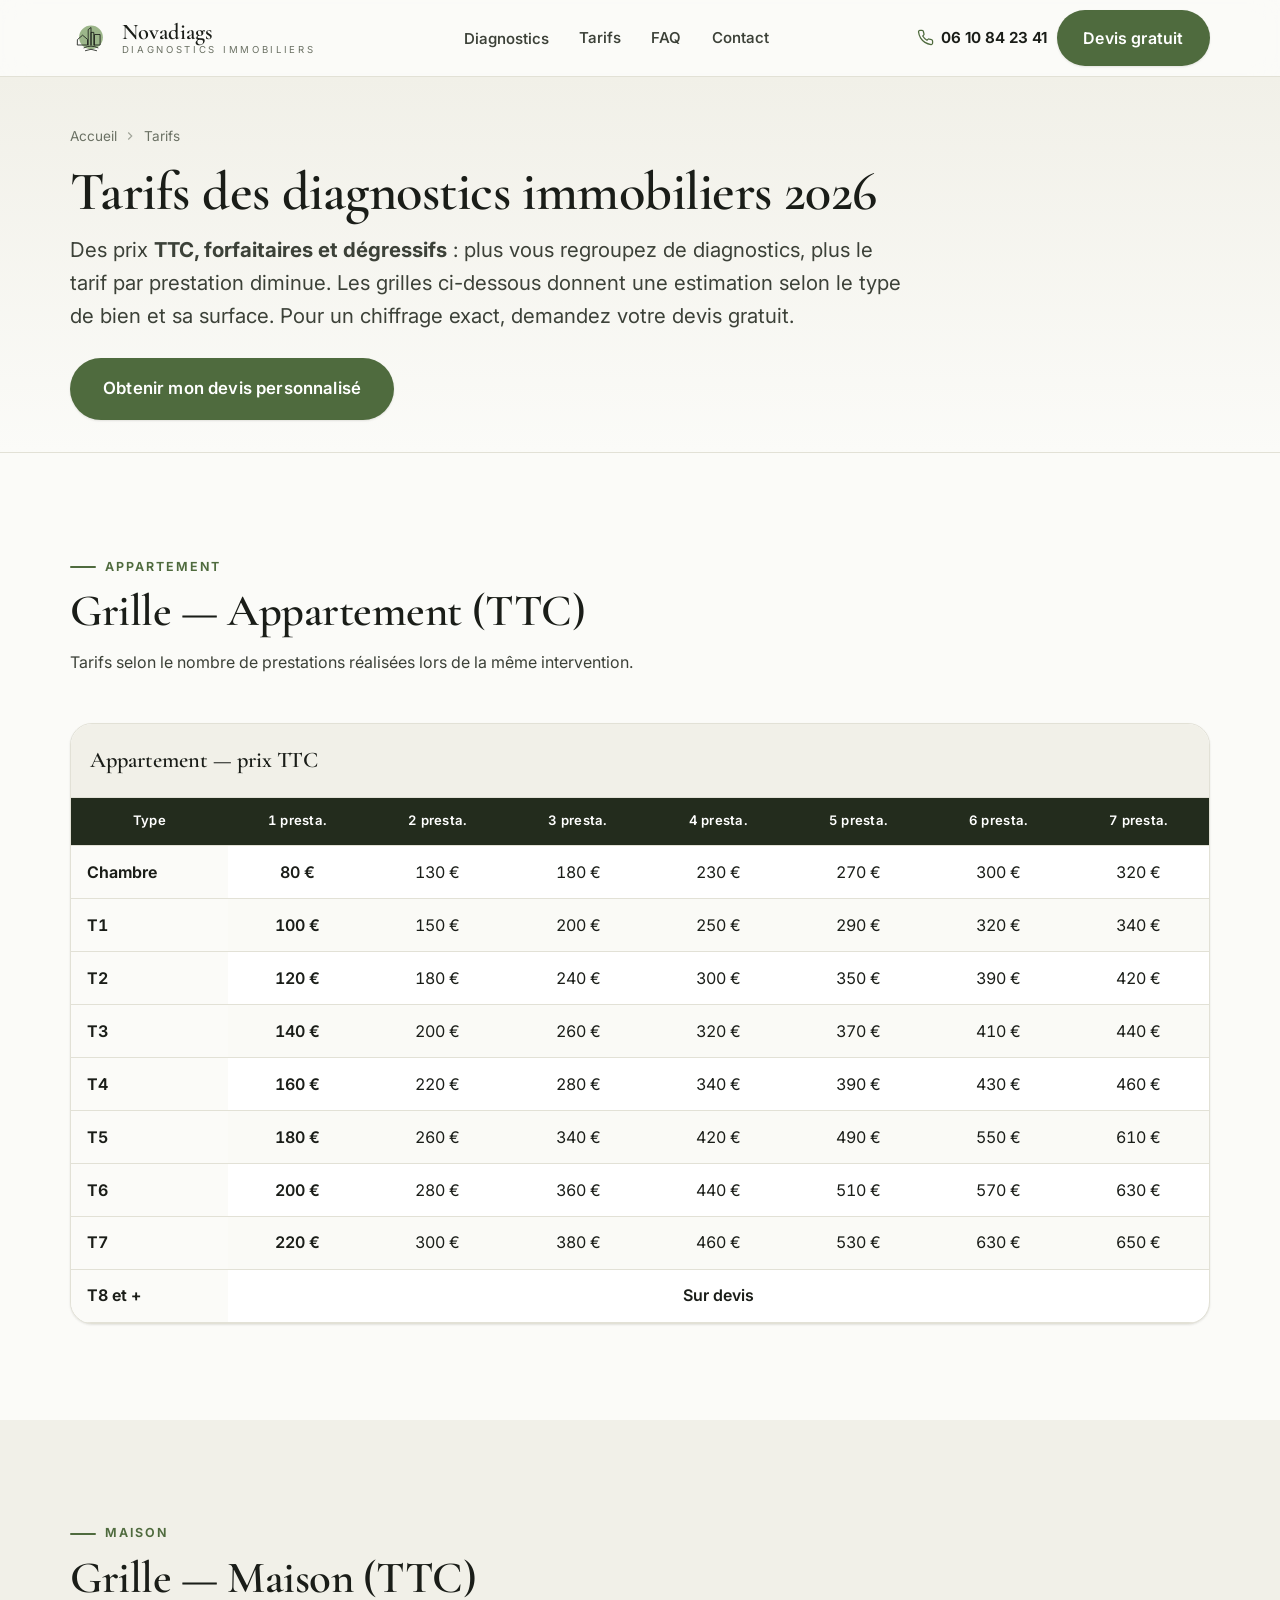
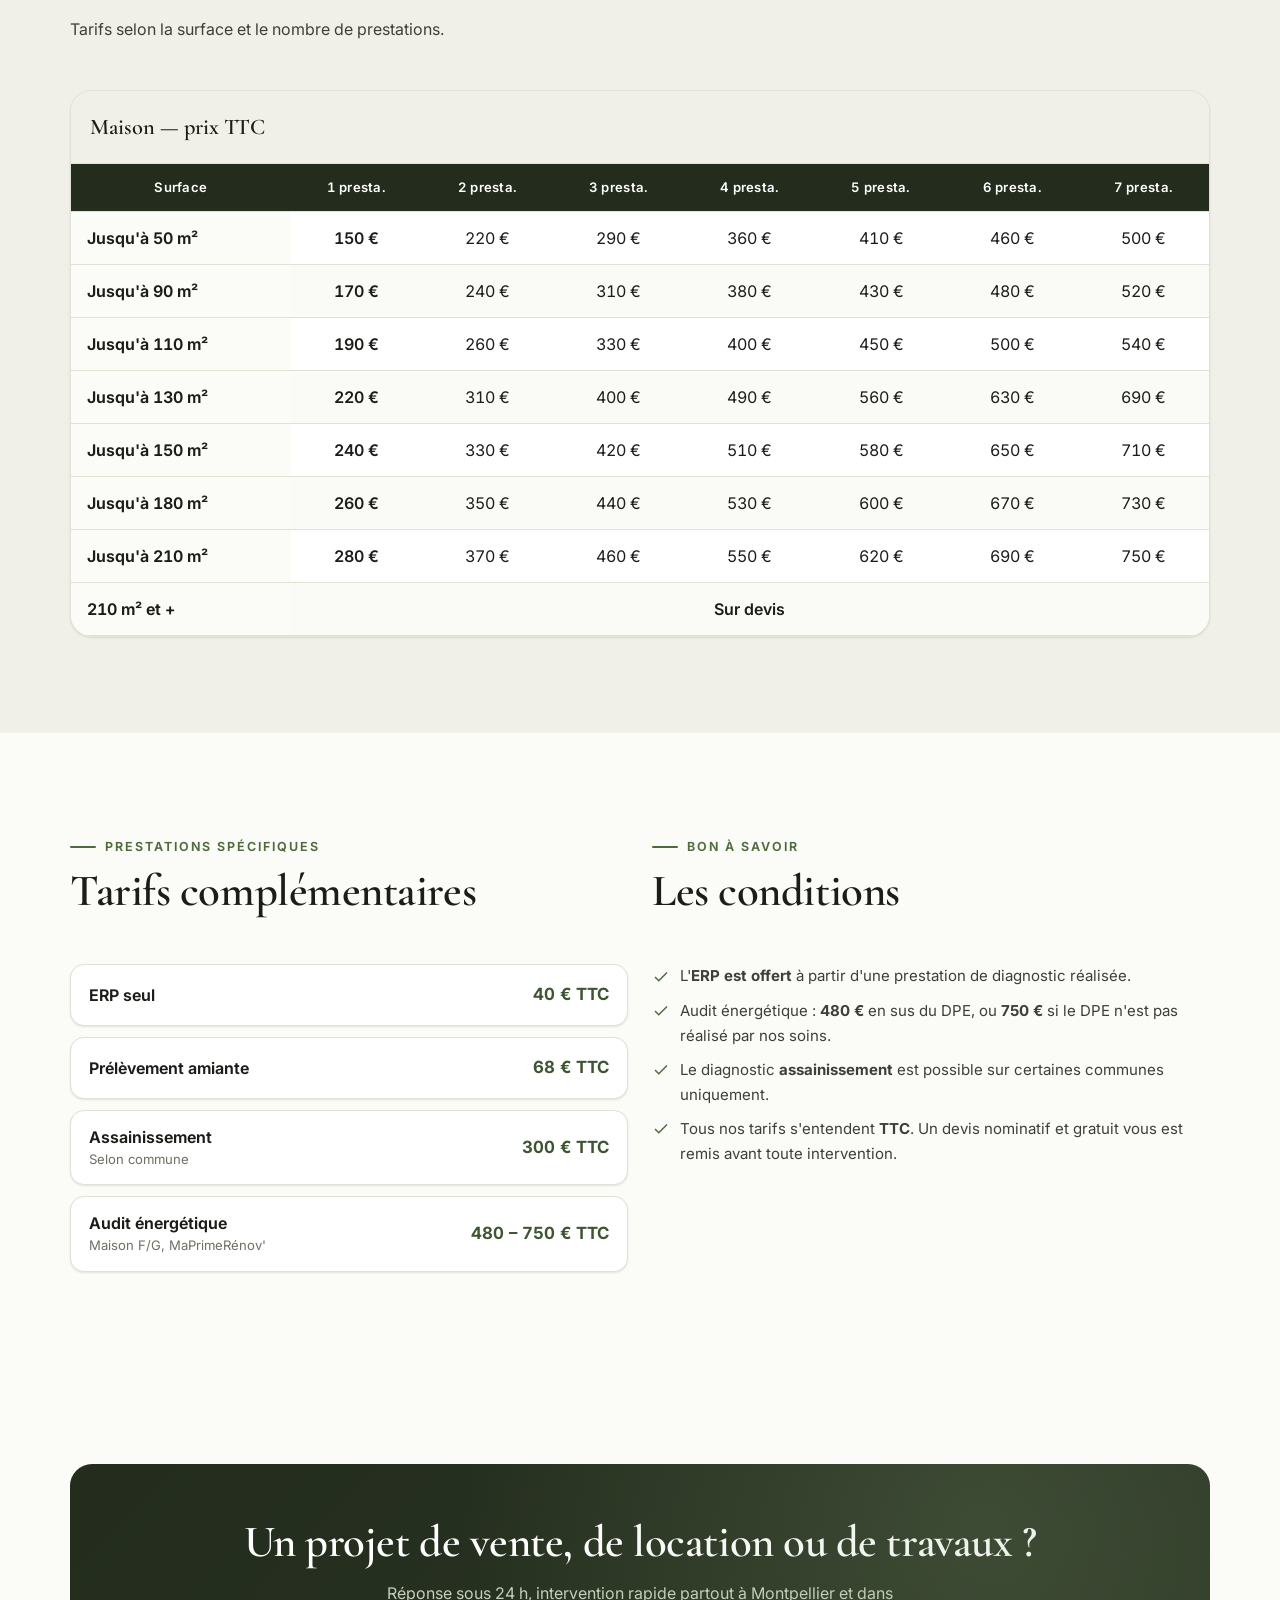
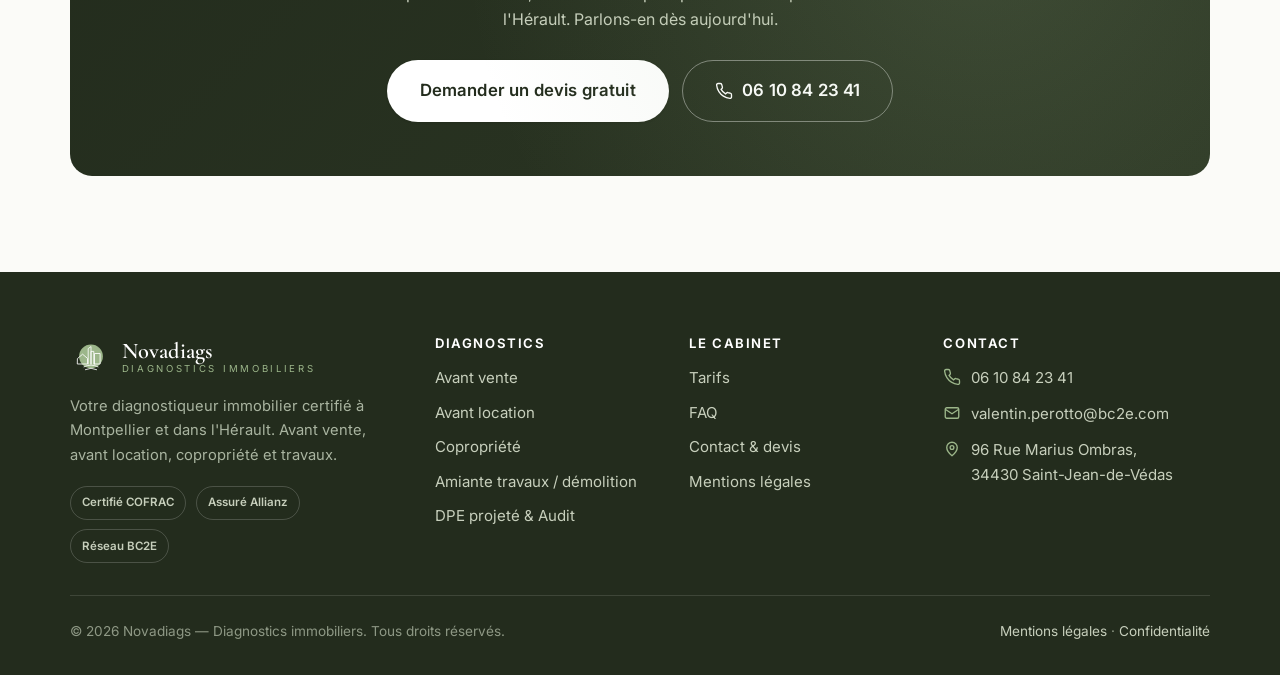
<file: tarifs.html>
<!DOCTYPE html>
<html lang="fr">
<head>
<meta charset="utf-8">
<meta name="viewport" content="width=device-width, initial-scale=1">
<title>Tarifs diagnostics immobiliers 2026 à Montpellier (34) | Novadiags</title>
<meta name="description" content="Grille tarifaire 2026 des diagnostics immobiliers à Montpellier et dans l'Hérault : appartement et maison, prix TTC dégressifs selon le nombre de prestations. DPE, amiante, plomb, électricité, gaz, termites. Devis gratuit sous 24h.">
<link rel="canonical" href="https://www.novadiags.fr/tarifs.html">
<meta name="robots" content="index, follow, max-image-preview:large">
<meta name="theme-color" content="#232C1D">
<meta property="og:type" content="website"><meta property="og:locale" content="fr_FR">
<meta property="og:title" content="Tarifs des diagnostics immobiliers 2026 — Novadiags">
<meta property="og:description" content="Des tarifs clairs et dégressifs. Plus vous regroupez de diagnostics, plus le prix baisse.">
<meta property="og:url" content="https://www.novadiags.fr/tarifs.html">
<link rel="icon" href="assets/img/favicon.svg" type="image/svg+xml">
<link rel="preconnect" href="https://fonts.googleapis.com"><link rel="preconnect" href="https://fonts.gstatic.com" crossorigin>
<link href="https://fonts.googleapis.com/css2?family=Cormorant+Garamond:wght@500;600;700&family=Inter:wght@400;500;600;650;700&display=swap" rel="stylesheet">
<link rel="stylesheet" href="assets/css/style.css">
<script type="application/ld+json">
{"@context":"https://schema.org","@type":"BreadcrumbList","itemListElement":[{"@type":"ListItem","position":1,"name":"Accueil","item":"https://www.novadiags.fr/"},{"@type":"ListItem","position":2,"name":"Tarifs","item":"https://www.novadiags.fr/tarifs.html"}]}
</script>
</head>
<body>
<a class="skip-link" href="#main">Aller au contenu</a>
<!-- ============ HEADER ============ -->
<header class="site-header">
  <div class="container nav">
    <a class="brand" href="index.html" aria-label="Novadiags, accueil">
      <svg viewBox="0 0 120 120" aria-hidden="true"><circle cx="60" cy="58" r="34" fill="#9CB68A"/><g fill="none" stroke="#1A1D18" stroke-width="2.4" stroke-linejoin="round" stroke-linecap="round"><path d="M22 64 L36 52 L50 64 L50 80 L22 80 Z"/><path d="M52 80 L52 36 L60 30 L60 80"/><path d="M60 80 L60 44 L68 44 L68 80"/><path d="M70 80 L70 50 L86 50 L86 80 L70 80"/><path d="M40 88 Q60 78 80 88"/><path d="M44 96 Q60 88 76 96"/></g></svg>
      <span class="brand-text"><b>Novadiags</b><span>Diagnostics immobiliers</span></span>
    </a>
    <nav class="nav-links" aria-label="Navigation principale">
      <div class="has-drop">
        <a href="#" aria-haspopup="true">Diagnostics</a>
        <div class="drop-panel" role="menu">
          <a href="diagnostic-vente.html"><svg class="di" viewBox="0 0 24 24" fill="none" stroke="currentColor" stroke-width="1.7"><path d="M3 21h18M5 21V8l7-5 7 5v13M9 21v-6h6v6"/></svg><span><b>Avant vente</b><small>Le dossier de diagnostic complet</small></span></a>
          <a href="diagnostic-location.html"><svg class="di" viewBox="0 0 24 24" fill="none" stroke="currentColor" stroke-width="1.7"><path d="M3 9.5 12 3l9 6.5V21H3z"/><path d="M9 21v-6h6v6"/></svg><span><b>Avant location</b><small>DPE, plomb, électricité, gaz…</small></span></a>
          <a href="diagnostic-copropriete.html"><svg class="di" viewBox="0 0 24 24" fill="none" stroke="currentColor" stroke-width="1.7"><path d="M3 21V7l6-3v17M9 21V9l6-3v15M15 21V11l6 3v7M3 21h18"/></svg><span><b>Copropriété</b><small>DTG, DPE collectif, amiante</small></span></a>
          <a href="amiante-travaux-demolition.html"><svg class="di" viewBox="0 0 24 24" fill="none" stroke="currentColor" stroke-width="1.7"><path d="M12 2 2 7l10 5 10-5z"/><path d="M2 17l10 5 10-5M2 12l10 5 10-5"/></svg><span><b>Amiante avant travaux / démolition</b><small>Repérage RAT &amp; RAD</small></span></a>
          <a href="dpe-projete.html"><svg class="di" viewBox="0 0 24 24" fill="none" stroke="currentColor" stroke-width="1.7"><path d="M13 2 4 14h6l-1 8 9-12h-6z"/></svg><span><b>DPE projeté &amp; Audit</b><small>Simulez vos travaux avant de les faire</small></span></a>
        </div>
      </div>
      <a href="tarifs.html">Tarifs</a>
      <a href="faq.html">FAQ</a>
      <a href="contact.html">Contact</a>
    </nav>
    <div class="nav-cta">
      <a class="nav-phone" href="tel:+33610842341"><svg viewBox="0 0 24 24" fill="none" stroke="currentColor" stroke-width="1.8"><path d="M22 16.9v3a2 2 0 0 1-2.2 2 19.8 19.8 0 0 1-8.6-3 19.5 19.5 0 0 1-6-6 19.8 19.8 0 0 1-3-8.6A2 2 0 0 1 4.1 2h3a2 2 0 0 1 2 1.7c.1 1 .4 1.9.7 2.8a2 2 0 0 1-.5 2.1L8.1 9.9a16 16 0 0 0 6 6l1.3-1.3a2 2 0 0 1 2.1-.4c.9.3 1.8.6 2.8.7a2 2 0 0 1 1.7 2z"/></svg>06 10 84 23 41</a>
      <a class="btn" href="contact.html">Devis gratuit</a>
    </div>
    <button class="burger" aria-label="Ouvrir le menu" aria-expanded="false" aria-controls="mobile-nav"><span></span><span></span><span></span></button>
  </div>
</header>
<nav class="mobile-nav" id="mobile-nav" aria-label="Menu mobile">
  <a href="index.html">Accueil</a>
  <div class="m-label">Diagnostics</div>
  <div class="m-sub">
    <a href="diagnostic-vente.html">Avant vente</a>
    <a href="diagnostic-location.html">Avant location</a>
    <a href="diagnostic-copropriete.html">Copropriété</a>
    <a href="amiante-travaux-demolition.html">Amiante avant travaux / démolition</a>
    <a href="dpe-projete.html">DPE projeté &amp; Audit énergétique</a>
  </div>
  <a href="tarifs.html">Tarifs</a>
  <a href="faq.html">FAQ</a>
  <a href="contact.html">Contact</a>
  <a class="btn btn--lg" href="contact.html">Demander un devis gratuit</a>
</nav>
<main id="main">
<section class="page-hero">
  <div class="container">
    <nav class="crumb" aria-label="Fil d'ariane"><a href="index.html">Accueil</a><svg viewBox="0 0 24 24" fill="none" stroke="currentColor" stroke-width="2"><path d="m9 6 6 6-6 6"/></svg><span>Tarifs</span></nav>
    <h1>Tarifs des diagnostics immobiliers 2026</h1>
    <p class="lead">Des prix <strong>TTC, forfaitaires et dégressifs</strong> : plus vous regroupez de diagnostics, plus le tarif par prestation diminue. Les grilles ci-dessous donnent une estimation selon le type de bien et sa surface. Pour un chiffrage exact, demandez votre devis gratuit.</p>
    <div class="btn-row" style="margin-top:1.6rem"><a class="btn btn--lg" href="contact.html">Obtenir mon devis personnalisé</a></div>
  </div>
</section>

<section class="section">
  <div class="container">
    <div class="section-head reveal"><span class="eyebrow">Appartement</span><h2>Grille — Appartement (TTC)</h2><p>Tarifs selon le nombre de prestations réalisées lors de la même intervention.</p></div>
    <div class="table-wrap reveal">
      <table class="tarifs">
        <caption>Appartement — prix TTC</caption>
        <thead>
          <tr><th scope="col">Type</th><th scope="col">1 presta.</th><th scope="col">2 presta.</th><th scope="col">3 presta.</th><th scope="col">4 presta.</th><th scope="col">5 presta.</th><th scope="col">6 presta.</th><th scope="col">7 presta.</th></tr>
        </thead>
        <tbody>
          <tr><th scope="row">Chambre</th><td>80&nbsp;€</td><td>130&nbsp;€</td><td>180&nbsp;€</td><td>230&nbsp;€</td><td>270&nbsp;€</td><td>300&nbsp;€</td><td>320&nbsp;€</td></tr>
          <tr><th scope="row">T1</th><td>100&nbsp;€</td><td>150&nbsp;€</td><td>200&nbsp;€</td><td>250&nbsp;€</td><td>290&nbsp;€</td><td>320&nbsp;€</td><td>340&nbsp;€</td></tr>
          <tr><th scope="row">T2</th><td>120&nbsp;€</td><td>180&nbsp;€</td><td>240&nbsp;€</td><td>300&nbsp;€</td><td>350&nbsp;€</td><td>390&nbsp;€</td><td>420&nbsp;€</td></tr>
          <tr><th scope="row">T3</th><td>140&nbsp;€</td><td>200&nbsp;€</td><td>260&nbsp;€</td><td>320&nbsp;€</td><td>370&nbsp;€</td><td>410&nbsp;€</td><td>440&nbsp;€</td></tr>
          <tr><th scope="row">T4</th><td>160&nbsp;€</td><td>220&nbsp;€</td><td>280&nbsp;€</td><td>340&nbsp;€</td><td>390&nbsp;€</td><td>430&nbsp;€</td><td>460&nbsp;€</td></tr>
          <tr><th scope="row">T5</th><td>180&nbsp;€</td><td>260&nbsp;€</td><td>340&nbsp;€</td><td>420&nbsp;€</td><td>490&nbsp;€</td><td>550&nbsp;€</td><td>610&nbsp;€</td></tr>
          <tr><th scope="row">T6</th><td>200&nbsp;€</td><td>280&nbsp;€</td><td>360&nbsp;€</td><td>440&nbsp;€</td><td>510&nbsp;€</td><td>570&nbsp;€</td><td>630&nbsp;€</td></tr>
          <tr><th scope="row">T7</th><td>220&nbsp;€</td><td>300&nbsp;€</td><td>380&nbsp;€</td><td>460&nbsp;€</td><td>530&nbsp;€</td><td>630&nbsp;€</td><td>650&nbsp;€</td></tr>
          <tr><th scope="row">T8 et +</th><td colspan="7">Sur devis</td></tr>
        </tbody>
      </table>
    </div>
  </div>
</section>

<section class="section section--cream">
  <div class="container">
    <div class="section-head reveal"><span class="eyebrow">Maison</span><h2>Grille — Maison (TTC)</h2><p>Tarifs selon la surface et le nombre de prestations.</p></div>
    <div class="table-wrap reveal">
      <table class="tarifs">
        <caption>Maison — prix TTC</caption>
        <thead>
          <tr><th scope="col">Surface</th><th scope="col">1 presta.</th><th scope="col">2 presta.</th><th scope="col">3 presta.</th><th scope="col">4 presta.</th><th scope="col">5 presta.</th><th scope="col">6 presta.</th><th scope="col">7 presta.</th></tr>
        </thead>
        <tbody>
          <tr><th scope="row">Jusqu'à 50 m²</th><td>150&nbsp;€</td><td>220&nbsp;€</td><td>290&nbsp;€</td><td>360&nbsp;€</td><td>410&nbsp;€</td><td>460&nbsp;€</td><td>500&nbsp;€</td></tr>
          <tr><th scope="row">Jusqu'à 90 m²</th><td>170&nbsp;€</td><td>240&nbsp;€</td><td>310&nbsp;€</td><td>380&nbsp;€</td><td>430&nbsp;€</td><td>480&nbsp;€</td><td>520&nbsp;€</td></tr>
          <tr><th scope="row">Jusqu'à 110 m²</th><td>190&nbsp;€</td><td>260&nbsp;€</td><td>330&nbsp;€</td><td>400&nbsp;€</td><td>450&nbsp;€</td><td>500&nbsp;€</td><td>540&nbsp;€</td></tr>
          <tr><th scope="row">Jusqu'à 130 m²</th><td>220&nbsp;€</td><td>310&nbsp;€</td><td>400&nbsp;€</td><td>490&nbsp;€</td><td>560&nbsp;€</td><td>630&nbsp;€</td><td>690&nbsp;€</td></tr>
          <tr><th scope="row">Jusqu'à 150 m²</th><td>240&nbsp;€</td><td>330&nbsp;€</td><td>420&nbsp;€</td><td>510&nbsp;€</td><td>580&nbsp;€</td><td>650&nbsp;€</td><td>710&nbsp;€</td></tr>
          <tr><th scope="row">Jusqu'à 180 m²</th><td>260&nbsp;€</td><td>350&nbsp;€</td><td>440&nbsp;€</td><td>530&nbsp;€</td><td>600&nbsp;€</td><td>670&nbsp;€</td><td>730&nbsp;€</td></tr>
          <tr><th scope="row">Jusqu'à 210 m²</th><td>280&nbsp;€</td><td>370&nbsp;€</td><td>460&nbsp;€</td><td>550&nbsp;€</td><td>620&nbsp;€</td><td>690&nbsp;€</td><td>750&nbsp;€</td></tr>
          <tr><th scope="row">210 m² et +</th><td colspan="7">Sur devis</td></tr>
        </tbody>
      </table>
    </div>
  </div>
</section>

<section class="section">
  <div class="container">
    <div class="grid grid-2">
      <div class="reveal">
        <div class="section-head"><span class="eyebrow">Prestations spécifiques</span><h2>Tarifs complémentaires</h2></div>
        <ul class="fee-list">
          <li><span class="fee-label">ERP seul</span><span class="fee-price">40&nbsp;€ TTC</span></li>
          <li><span class="fee-label">Prélèvement amiante</span><span class="fee-price">68&nbsp;€ TTC</span></li>
          <li><span class="fee-label">Assainissement <small>Selon commune</small></span><span class="fee-price">300&nbsp;€ TTC</span></li>
          <li><span class="fee-label">Audit énergétique <small>Maison F/G, MaPrimeRénov'</small></span><span class="fee-price">480 – 750&nbsp;€ TTC</span></li>
        </ul>
      </div>
      <div class="reveal">
        <div class="section-head"><span class="eyebrow">Bon à savoir</span><h2>Les conditions</h2></div>
        <ul class="price-note">
          <li><svg viewBox="0 0 24 24" fill="none" stroke="currentColor" stroke-width="2"><path d="M20 6 9 17l-5-5"/></svg><span>L'<strong>ERP est offert</strong> à partir d'une prestation de diagnostic réalisée.</span></li>
          <li><svg viewBox="0 0 24 24" fill="none" stroke="currentColor" stroke-width="2"><path d="M20 6 9 17l-5-5"/></svg><span>Audit énergétique&nbsp;: <strong>480&nbsp;€</strong> en sus du DPE, ou <strong>750&nbsp;€</strong> si le DPE n'est pas réalisé par nos soins.</span></li>
          <li><svg viewBox="0 0 24 24" fill="none" stroke="currentColor" stroke-width="2"><path d="M20 6 9 17l-5-5"/></svg><span>Le diagnostic <strong>assainissement</strong> est possible sur certaines communes uniquement.</span></li>
          <li><svg viewBox="0 0 24 24" fill="none" stroke="currentColor" stroke-width="2"><path d="M20 6 9 17l-5-5"/></svg><span>Tous nos tarifs s'entendent <strong>TTC</strong>. Un devis nominatif et gratuit vous est remis avant toute intervention.</span></li>
        </ul>
      </div>
    </div>
  </div>
</section>

<section class="section">
  <div class="container">
    <div class="cta-band reveal">
      <h2>Un projet de vente, de location ou de travaux&nbsp;?</h2>
      <p>Réponse sous 24&nbsp;h, intervention rapide partout à Montpellier et dans l'Hérault. Parlons-en dès aujourd'hui.</p>
      <div class="btn-row">
        <a class="btn btn--light btn--lg" href="contact.html">Demander un devis gratuit</a>
        <a class="btn btn--outline-light btn--lg" href="tel:+33610842341"><svg viewBox="0 0 24 24" fill="none" stroke="currentColor" stroke-width="1.8"><path d="M22 16.9v3a2 2 0 0 1-2.2 2 19.8 19.8 0 0 1-8.6-3 19.5 19.5 0 0 1-6-6 19.8 19.8 0 0 1-3-8.6A2 2 0 0 1 4.1 2h3a2 2 0 0 1 2 1.7c.1 1 .4 1.9.7 2.8a2 2 0 0 1-.5 2.1L8.1 9.9a16 16 0 0 0 6 6l1.3-1.3a2 2 0 0 1 2.1-.4c.9.3 1.8.6 2.8.7a2 2 0 0 1 1.7 2z"/></svg>06 10 84 23 41</a>
      </div>
    </div>
  </div>
</section>
</main>
<footer class="site-footer">
  <div class="container">
    <div class="footer-grid">
      <div class="footer-brand">
        <a class="brand" href="index.html" aria-label="Novadiags">
          <svg viewBox="0 0 120 120" aria-hidden="true" style="height:42px"><circle cx="60" cy="58" r="34" fill="#9CB68A"/><g fill="none" stroke="#fff" stroke-width="2.4" stroke-linejoin="round" stroke-linecap="round"><path d="M22 64 L36 52 L50 64 L50 80 L22 80 Z"/><path d="M52 80 L52 36 L60 30 L60 80"/><path d="M60 80 L60 44 L68 44 L68 80"/><path d="M70 80 L70 50 L86 50 L86 80 L70 80"/><path d="M40 88 Q60 78 80 88"/><path d="M44 96 Q60 88 76 96"/></g></svg>
          <span class="brand-text"><b>Novadiags</b><span>Diagnostics immobiliers</span></span>
        </a>
        <p>Votre diagnostiqueur immobilier certifié à Montpellier et dans l'Hérault. Avant vente, avant location, copropriété et travaux.</p>
        <div class="footer-badges"><span class="footer-badge">Certifié COFRAC</span><span class="footer-badge">Assuré Allianz</span><span class="footer-badge">Réseau BC2E</span></div>
      </div>
      <div>
        <h4>Diagnostics</h4>
        <div class="footer-links">
          <a href="diagnostic-vente.html">Avant vente</a>
          <a href="diagnostic-location.html">Avant location</a>
          <a href="diagnostic-copropriete.html">Copropriété</a>
          <a href="amiante-travaux-demolition.html">Amiante travaux / démolition</a>
          <a href="dpe-projete.html">DPE projeté &amp; Audit</a>
        </div>
      </div>
      <div>
        <h4>Le cabinet</h4>
        <div class="footer-links">
          <a href="tarifs.html">Tarifs</a>
          <a href="faq.html">FAQ</a>
          <a href="contact.html">Contact &amp; devis</a>
          <a href="mentions-legales.html">Mentions légales</a>
        </div>
      </div>
      <div>
        <h4>Contact</h4>
        <div class="footer-contact">
          <a href="tel:+33610842341"><svg viewBox="0 0 24 24" fill="none" stroke="currentColor" stroke-width="1.8"><path d="M22 16.9v3a2 2 0 0 1-2.2 2 19.8 19.8 0 0 1-8.6-3 19.5 19.5 0 0 1-6-6 19.8 19.8 0 0 1-3-8.6A2 2 0 0 1 4.1 2h3a2 2 0 0 1 2 1.7c.1 1 .4 1.9.7 2.8a2 2 0 0 1-.5 2.1L8.1 9.9a16 16 0 0 0 6 6l1.3-1.3a2 2 0 0 1 2.1-.4c.9.3 1.8.6 2.8.7a2 2 0 0 1 1.7 2z"/></svg>06 10 84 23 41</a>
          <a href="mailto:valentin.perotto@bc2e.com"><svg viewBox="0 0 24 24" fill="none" stroke="currentColor" stroke-width="1.8"><rect x="3" y="5" width="18" height="14" rx="2"/><path d="m3 7 9 6 9-6"/></svg>valentin.perotto@bc2e.com</a>
          <span><svg viewBox="0 0 24 24" fill="none" stroke="currentColor" stroke-width="1.8"><path d="M12 21s-7-5.7-7-11a7 7 0 0 1 14 0c0 5.3-7 11-7 11z"/><circle cx="12" cy="10" r="2.5"/></svg>96 Rue Marius Ombras,<br>34430 Saint-Jean-de-Védas</span>
        </div>
      </div>
    </div>
    <div class="footer-bottom">
      <span>&copy; <span data-year>2026</span> Novadiags &mdash; Diagnostics immobiliers. Tous droits réservés.</span>
      <span><a href="mentions-legales.html">Mentions légales</a> &middot; <a href="mentions-legales.html#confidentialite">Confidentialité</a></span>
    </div>
  </div>
</footer>
<div class="mobile-cta">
  <a class="btn btn--ghost" href="tel:+33610842341"><svg viewBox="0 0 24 24" fill="none" stroke="currentColor" stroke-width="1.8" style="width:18px;height:18px"><path d="M22 16.9v3a2 2 0 0 1-2.2 2 19.8 19.8 0 0 1-8.6-3 19.5 19.5 0 0 1-6-6 19.8 19.8 0 0 1-3-8.6A2 2 0 0 1 4.1 2h3a2 2 0 0 1 2 1.7c.1 1 .4 1.9.7 2.8a2 2 0 0 1-.5 2.1L8.1 9.9a16 16 0 0 0 6 6l1.3-1.3a2 2 0 0 1 2.1-.4c.9.3 1.8.6 2.8.7a2 2 0 0 1 1.7 2z"/></svg>Appeler</a>
  <a class="btn" href="contact.html">Devis gratuit</a>
</div>
<script src="assets/js/main.js" defer></script>
</body>
</html>
</file>
<file: assets/css/style.css>
/* =========================================================
   NOVADIAGS — Design System
   Palette dérivée du logo : vert sauge + anthracite
   ========================================================= */

:root {
  /* Couleurs de marque */
  --ink:        #1A1D18;   /* texte principal, presque noir */
  --ink-soft:   #3C4138;   /* texte secondaire */
  --muted:      #6B7164;   /* texte tertiaire / légendes */
  --sage:       #9CB68A;   /* vert du logo (décoratif) */
  --sage-deep:  #4F6B3E;   /* vert accessible : texte / boutons */
  --sage-700:   #3E5531;   /* vert foncé hover */
  --forest:     #232C1D;   /* sections sombres */
  --forest-2:   #2C3724;
  --paper:      #FBFBF8;   /* fond clair */
  --cream:      #F1F0E8;   /* cartes / fonds alternés */
  --cream-2:    #E7E6DB;
  --line:       #E2E1D6;   /* bordures */
  --line-strong:#CFCEC1;
  --white:      #FFFFFF;

  /* États sémantiques */
  --good:   #4F6B3E;
  --warn:   #B7791F;
  --danger: #B4452E;

  /* DPE (échelle officielle) */
  --dpe-a:#319A50; --dpe-b:#52B153; --dpe-c:#A4C84B;
  --dpe-d:#F4E70F; --dpe-e:#F0B50F; --dpe-f:#EC6E26; --dpe-g:#D7221F;

  /* Typographie */
  --font-serif: "Cormorant Garamond", Georgia, "Times New Roman", serif;
  --font-sans:  "Inter", system-ui, -apple-system, "Segoe UI", Roboto, sans-serif;

  /* Échelle d'espacement (4/8) */
  --sp-1:.25rem; --sp-2:.5rem; --sp-3:.75rem; --sp-4:1rem;
  --sp-5:1.5rem; --sp-6:2rem; --sp-7:3rem; --sp-8:4rem; --sp-9:6rem;

  /* Rayons & ombres */
  --r-sm:8px; --r-md:14px; --r-lg:22px; --r-pill:999px;
  --shadow-sm: 0 1px 2px rgba(26,29,24,.06), 0 1px 3px rgba(26,29,24,.05);
  --shadow-md: 0 6px 16px rgba(26,29,24,.08), 0 2px 6px rgba(26,29,24,.05);
  --shadow-lg: 0 24px 60px rgba(26,29,24,.14), 0 8px 20px rgba(26,29,24,.08);

  --container: 1180px;
  --nav-h: 76px;
  --ease: cubic-bezier(.22,.61,.36,1);
}

/* ---------- Reset ---------- */
*,*::before,*::after { box-sizing:border-box; }
* { margin:0; }
html { scroll-behavior:smooth; -webkit-text-size-adjust:100%; overflow-x:clip; }
body {
  font-family:var(--font-sans);
  color:var(--ink);
  background:var(--paper);
  line-height:1.65;
  font-size:1rem;
  -webkit-font-smoothing:antialiased;
  text-rendering:optimizeLegibility;
  overflow-x:clip;
  max-width:100%;
}
img,svg,video { display:block; max-width:100%; height:auto; }
a { color:inherit; text-decoration:none; }
button { font:inherit; cursor:pointer; }
ul { list-style:none; padding:0; }
:focus-visible { outline:3px solid var(--sage-deep); outline-offset:2px; border-radius:4px; }

/* ---------- Layout ---------- */
.container { width:100%; max-width:var(--container); margin-inline:auto; padding-inline:1.25rem; }
.section { padding-block:var(--sp-9); }
.section--tight { padding-block:var(--sp-8); }
.section--cream { background:var(--cream); }
.section--forest { background:var(--forest); color:#EDEFE8; }
.section--forest h1,.section--forest h2,.section--forest h3 { color:#fff; }

.grid { display:grid; gap:var(--sp-5); }
/* Empeche les enfants grid/flex de forcer une largeur superieure au conteneur (blowout) */
.grid > *,.split > *,.hero-grid > *,.footer-grid > *{ min-width:0; }
.table-wrap{ min-width:0; }
@media (min-width:760px){
  .grid-2{grid-template-columns:repeat(2,1fr);}
  .grid-3{grid-template-columns:repeat(3,1fr);}
  .grid-4{grid-template-columns:repeat(2,1fr);}
}
@media (min-width:1024px){ .grid-4{grid-template-columns:repeat(4,1fr);} }

/* ---------- Typographie ---------- */
h1,h2,h3,h4 { font-family:var(--font-serif); font-weight:600; line-height:1.1; letter-spacing:-.01em; color:var(--ink); }
.h-display { font-size:clamp(2.6rem,6vw,4.4rem); font-weight:600; line-height:1.04; }
h1 { font-size:clamp(2.2rem,5vw,3.4rem); }
h2 { font-size:clamp(1.9rem,3.8vw,2.8rem); }
h3 { font-size:clamp(1.35rem,2.4vw,1.7rem); }
h4 { font-size:1.15rem; font-family:var(--font-sans); font-weight:650; letter-spacing:-.01em; }
p { color:var(--ink-soft); }
.lead { font-size:clamp(1.08rem,1.6vw,1.3rem); color:var(--ink-soft); line-height:1.6; max-width:60ch; }
.prose p { margin-bottom:1.1rem; max-width:68ch; }
.prose h2 { margin:2.4rem 0 1rem; }
.prose h3 { margin:1.8rem 0 .7rem; }
.prose ul.bullets { margin:1rem 0 1.4rem; display:grid; gap:.6rem; }
.prose ul.bullets li { position:relative; padding-left:1.7rem; color:var(--ink-soft); }
.prose ul.bullets li::before{
  content:""; position:absolute; left:0; top:.5rem; width:.7rem; height:.7rem;
  border-radius:3px; background:var(--sage); border:1.5px solid var(--sage-deep);
}

.eyebrow {
  display:inline-flex; align-items:center; gap:.55rem;
  font-family:var(--font-sans); font-size:.78rem; font-weight:650;
  letter-spacing:.16em; text-transform:uppercase; color:var(--sage-deep);
}
.eyebrow::before{ content:""; width:26px; height:2px; background:var(--sage-deep); border-radius:2px; }
.section--forest .eyebrow{ color:var(--sage); }
.section--forest .eyebrow::before{ background:var(--sage); }
.section--forest p,.section--forest .lead{ color:#CBD2C0; }
/* Listes a puces lisibles sur fond fonce */
.section--forest .checklist li{ color:#D5DCCB; }
.section--forest .checklist li strong{ color:#fff; }
/* Les cartes blanches conservent un texte sombre, meme dans une section foncee */
.section--forest .card h1,.section--forest .card h2,.section--forest .card h3,.section--forest .card h4{ color:var(--ink); }
.section--forest .card p{ color:var(--ink-soft); }
.section--forest .quote-card blockquote{ color:var(--ink); }

.center { text-align:center; }
.center .lead,.center .eyebrow{ margin-inline:auto; }
.section-head{ max-width:62ch; margin-bottom:var(--sp-7); }
.section-head.center{ margin-inline:auto; }
.section-head h2{ margin:.6rem 0 .8rem; }

/* ---------- Boutons ---------- */
.btn{
  --bg:var(--sage-deep); --fg:#fff;
  display:inline-flex; align-items:center; justify-content:center; gap:.55rem;
  min-height:52px; padding:.85rem 1.6rem; border:1.5px solid transparent;
  border-radius:var(--r-pill); background:var(--bg); color:var(--fg);
  font-weight:600; font-size:1rem; letter-spacing:.01em;
  transition:transform .18s var(--ease), box-shadow .18s var(--ease), background .18s var(--ease);
  box-shadow:var(--shadow-sm); white-space:normal; text-align:center; max-width:100%;
}
.btn:hover{ background:var(--sage-700); transform:translateY(-2px); box-shadow:var(--shadow-md); }
.btn:active{ transform:translateY(0); }
.btn--lg{ min-height:58px; padding:1rem 2rem; font-size:1.05rem; }
.btn--ghost{ --bg:transparent; --fg:var(--ink); border-color:var(--line-strong); box-shadow:none; }
.btn--ghost:hover{ background:var(--cream); border-color:var(--sage-deep); }
.btn--light{ --bg:#fff; --fg:var(--forest); }
.btn--light:hover{ background:#fff; }
.btn--outline-light{ --bg:transparent; --fg:#fff; border-color:rgba(255,255,255,.4); box-shadow:none; }
.btn--outline-light:hover{ background:rgba(255,255,255,.12); }
.btn svg{ width:18px; height:18px; }
.btn-row{ display:flex; flex-wrap:wrap; gap:.85rem; }
@media (max-width:520px){
  .btn-row{ flex-direction:column; align-items:stretch; }
  .btn-row .btn{ width:100%; }
}

/* ---------- Header / Nav ---------- */
.site-header{
  position:sticky; top:0; z-index:100; background:rgba(251,251,248,.82);
  backdrop-filter:saturate(140%) blur(14px); border-bottom:1px solid var(--line);
}
.nav{ display:flex; align-items:center; justify-content:space-between; height:var(--nav-h); gap:1rem; }
.brand{ display:flex; align-items:center; gap:.6rem; flex-shrink:0; }
.brand svg{ height:42px; width:auto; }
.brand-text{ display:flex; flex-direction:column; line-height:1; }
.brand-text b{ font-family:var(--font-serif); font-size:1.4rem; font-weight:600; letter-spacing:.01em; }
.brand-text span{ font-size:.6rem; letter-spacing:.28em; text-transform:uppercase; color:var(--muted); margin-top:2px; }

.nav-links{ display:none; align-items:center; gap:.3rem; }
.nav-links a{
  padding:.55rem .8rem; border-radius:var(--r-pill); font-size:.94rem; font-weight:550;
  color:var(--ink-soft); transition:color .15s, background .15s;
}
.nav-links a:hover{ color:var(--ink); background:var(--cream); }
.nav-links a.active{ color:var(--sage-700); }
.nav-cta{ display:none; align-items:center; gap:.6rem; flex-shrink:0; }
.nav-phone{ display:inline-flex; align-items:center; gap:.45rem; font-weight:650; color:var(--ink); font-size:.95rem; }
.nav-phone svg{ width:17px; height:17px; color:var(--sage-deep); }

/* Dropdown */
.has-drop{ position:relative; }
.drop-panel{
  position:absolute; top:calc(100% + 10px); left:0; min-width:280px;
  background:#fff; border:1px solid var(--line); border-radius:var(--r-md);
  box-shadow:var(--shadow-lg); padding:.5rem; opacity:0; visibility:hidden;
  transform:translateY(6px); transition:opacity .18s, transform .18s, visibility .18s;
}
.has-drop:hover .drop-panel,.has-drop:focus-within .drop-panel{ opacity:1; visibility:visible; transform:translateY(0); }
.drop-panel a{ display:flex; gap:.7rem; padding:.6rem .7rem; border-radius:var(--r-sm); }
.drop-panel a:hover{ background:var(--cream); }
.drop-panel .di{ width:34px; height:34px; flex-shrink:0; color:var(--sage-deep); }
.drop-panel b{ display:block; font-size:.92rem; font-weight:600; color:var(--ink); }
.drop-panel small{ color:var(--muted); font-size:.8rem; }

.burger{ display:inline-flex; flex-direction:column; gap:5px; width:46px; height:46px; align-items:center; justify-content:center; background:transparent; border:1px solid var(--line); border-radius:var(--r-sm); }
.burger span{ width:22px; height:2px; background:var(--ink); border-radius:2px; transition:.25s var(--ease); }
.burger[aria-expanded="true"] span:nth-child(1){ transform:translateY(7px) rotate(45deg); }
.burger[aria-expanded="true"] span:nth-child(2){ opacity:0; }
.burger[aria-expanded="true"] span:nth-child(3){ transform:translateY(-7px) rotate(-45deg); }

/* Mobile drawer */
.mobile-nav{
  position:fixed; inset:var(--nav-h) 0 0 0; background:var(--paper); z-index:99;
  transform:translateX(100%); transition:transform .3s var(--ease), visibility .3s var(--ease);
  visibility:hidden;
  padding:1.25rem; overflow-y:auto; display:flex; flex-direction:column; gap:.2rem;
}
.mobile-nav.open{ transform:translateX(0); visibility:visible; }
.mobile-nav a{ padding:.95rem .6rem; font-size:1.1rem; font-weight:550; border-bottom:1px solid var(--line); display:flex; justify-content:space-between; align-items:center; }
.mobile-nav .m-sub a{ font-size:1rem; color:var(--ink-soft); padding-left:1.4rem; border-bottom:1px dashed var(--line); }
.mobile-nav .m-label{ font-size:.78rem; letter-spacing:.14em; text-transform:uppercase; color:var(--muted); margin-top:1rem; padding-left:.6rem; }
.mobile-nav .btn{ margin-top:1.2rem; }

@media (min-width:1080px){
  .nav-links,.nav-cta{ display:flex; }
  .burger{ display:none; }
  .mobile-nav{ display:none; }
}

/* ---------- Hero ---------- */
.hero{ position:relative; padding-block:clamp(3rem,8vw,6rem) clamp(3.5rem,9vw,7rem); overflow:hidden; }
.hero-grid{ display:grid; gap:var(--sp-7); align-items:center; }
@media (min-width:960px){ .hero-grid{ grid-template-columns:1.05fr .95fr; gap:var(--sp-8); } }
.hero .lead{ margin-top:1.2rem; margin-bottom:1.8rem; }
.hero-badges{ display:flex; flex-wrap:wrap; gap:.5rem; margin-top:1.8rem; }
.chip{
  display:inline-flex; align-items:center; gap:.4rem; padding:.45rem .85rem;
  background:var(--white); border:1px solid var(--line); border-radius:var(--r-pill);
  font-size:.82rem; font-weight:600; color:var(--ink-soft); box-shadow:var(--shadow-sm);
}
.chip svg{ width:15px; height:15px; color:var(--sage-deep); }
.hero-visual{ position:relative; }
.hero-bg-blob{
  position:absolute; z-index:0; width:60vw; max-width:680px; aspect-ratio:1;
  right:-12%; top:-10%; background:radial-gradient(circle at 50% 50%, rgba(156,182,138,.35), rgba(156,182,138,0) 70%);
  filter:blur(8px); pointer-events:none;
}

/* ---------- Cards ---------- */
.card{
  background:var(--white); border:1px solid var(--line); border-radius:var(--r-lg);
  padding:1.6rem; box-shadow:var(--shadow-sm); transition:transform .2s var(--ease), box-shadow .2s var(--ease), border-color .2s;
  height:100%;
}
.card:hover{ transform:translateY(-4px); box-shadow:var(--shadow-md); border-color:var(--sage); }
.card .di{ width:46px; height:46px; color:var(--sage-deep); margin-bottom:1rem; }
.card h3{ font-family:var(--font-sans); font-size:1.18rem; font-weight:650; margin-bottom:.5rem; }
.card p{ font-size:.96rem; color:var(--ink-soft); }
.card-link{ display:inline-flex; align-items:center; gap:.4rem; margin-top:1rem; font-weight:600; color:var(--sage-deep); font-size:.92rem; }
.card-link svg{ width:16px; height:16px; transition:transform .2s var(--ease); }
.card:hover .card-link svg{ transform:translateX(4px); }
.card--feature{ display:flex; flex-direction:column; }

/* icon tile */
.itile{ width:54px; height:54px; border-radius:var(--r-md); display:grid; place-items:center; background:var(--cream); border:1px solid var(--line); margin-bottom:1rem; }
.itile .di{ width:28px; height:28px; margin:0; }

/* ---------- Steps ---------- */
.steps{ counter-reset:step; display:grid; gap:1.5rem; }
@media(min-width:760px){ .steps{ grid-template-columns:repeat(4,1fr); } }
.step{ position:relative; padding-top:1rem; }
.step-num{ font-family:var(--font-serif); font-size:2.6rem; color:var(--sage); font-weight:600; line-height:1; }
.step h4{ margin:.6rem 0 .4rem; }
.step p{ font-size:.92rem; }

/* ---------- Stats ---------- */
.stats{ display:grid; gap:1.5rem; grid-template-columns:repeat(2,1fr); }
@media(min-width:760px){ .stats{ grid-template-columns:repeat(4,1fr); } }
.stat .n{ font-family:var(--font-serif); font-size:clamp(2.4rem,5vw,3.2rem); font-weight:600; color:var(--ink); line-height:1; }
.section--forest .stat .n{ color:#fff; }
.stat .l{ font-size:.9rem; color:var(--muted); margin-top:.35rem; }
.section--forest .stat .l{ color:#A9B4A0; }

/* ---------- Trust band ---------- */
.trust{ display:flex; flex-wrap:wrap; align-items:center; justify-content:center; gap:1.2rem 2.4rem; }
.trust .t-item{ display:flex; align-items:center; gap:.6rem; color:var(--ink-soft); font-weight:600; font-size:.95rem; }
.trust .t-item svg{ width:22px; height:22px; color:var(--sage-deep); }

/* ---------- DPE gauge ---------- */
.dpe-scale{ display:grid; gap:6px; max-width:420px; }
.dpe-row{ display:flex; align-items:center; gap:10px; }
.dpe-bar{ height:30px; border-radius:6px; display:flex; align-items:center; padding-inline:12px; color:#1A1D18; font-weight:700; font-size:.85rem; position:relative; }
.dpe-row:nth-child(1) .dpe-bar{ width:52%; background:var(--dpe-a); color:#fff; }
.dpe-row:nth-child(2) .dpe-bar{ width:60%; background:var(--dpe-b); color:#fff; }
.dpe-row:nth-child(3) .dpe-bar{ width:68%; background:var(--dpe-c); }
.dpe-row:nth-child(4) .dpe-bar{ width:76%; background:var(--dpe-d); }
.dpe-row:nth-child(5) .dpe-bar{ width:84%; background:var(--dpe-e); }
.dpe-row:nth-child(6) .dpe-bar{ width:92%; background:var(--dpe-f); color:#fff; }
.dpe-row:nth-child(7) .dpe-bar{ width:100%; background:var(--dpe-g); color:#fff; }
.dpe-tag{ font-weight:800; width:20px; text-align:center; color:var(--ink); flex-shrink:0; }
.dpe-row:nth-child(1) .dpe-tag{ color:var(--dpe-a); }
.dpe-row:nth-child(2) .dpe-tag{ color:var(--dpe-b); }
.dpe-row:nth-child(3) .dpe-tag{ color:#7e9b1f; }
.dpe-row:nth-child(4) .dpe-tag{ color:#b89c00; }
.dpe-row:nth-child(5) .dpe-tag{ color:var(--dpe-f); }
.dpe-row:nth-child(6) .dpe-tag{ color:var(--dpe-f); }
.dpe-row:nth-child(7) .dpe-tag{ color:var(--dpe-g); }
.dpe-bar{ white-space:nowrap; overflow:hidden; text-overflow:ellipsis; min-width:0; }

/* ---------- Tables (tarifs) ---------- */
.table-wrap{ overflow-x:auto; border:1px solid var(--line); border-radius:var(--r-lg); background:#fff; box-shadow:var(--shadow-sm); -webkit-overflow-scrolling:touch; }
table.tarifs{ width:100%; border-collapse:collapse; min-width:680px; font-variant-numeric:tabular-nums; }
table.tarifs caption{ text-align:left; padding:1.1rem 1.2rem; font-family:var(--font-serif); font-size:1.4rem; font-weight:600; color:var(--ink); background:var(--cream); border-bottom:1px solid var(--line); }
table.tarifs th,table.tarifs td{ padding:.8rem 1rem; text-align:center; border-bottom:1px solid var(--line); }
table.tarifs thead th{ background:var(--forest); color:#fff; font-size:.82rem; font-weight:600; letter-spacing:.02em; position:sticky; top:0; }
table.tarifs tbody th{ text-align:left; font-weight:650; color:var(--ink); background:var(--paper); white-space:nowrap; }
table.tarifs tbody tr:nth-child(even) td{ background:#FAFAF6; }
table.tarifs tbody tr:hover td{ background:#F1F4EC; }
table.tarifs td:first-of-type{ font-weight:600; }
.price-note{ display:grid; gap:.6rem; margin-top:1.4rem; }
.price-note li{ display:flex; gap:.6rem; align-items:flex-start; font-size:.94rem; color:var(--ink-soft); }
.price-note li svg{ width:18px; height:18px; color:var(--sage-deep); flex-shrink:0; margin-top:.2rem; }

/* ---------- FAQ accordion ---------- */
.faq-list{ display:grid; gap:.7rem; max-width:820px; margin-inline:auto; }
.faq-item{ background:#fff; border:1px solid var(--line); border-radius:var(--r-md); overflow:hidden; transition:border-color .2s, box-shadow .2s; }
.faq-item[open]{ border-color:var(--sage); box-shadow:var(--shadow-sm); }
.faq-item summary{ list-style:none; cursor:pointer; padding:1.15rem 1.3rem; display:flex; justify-content:space-between; align-items:center; gap:1rem; font-weight:600; font-size:1.04rem; color:var(--ink); }
.faq-item summary::-webkit-details-marker{ display:none; }
.faq-item summary .ic{ flex-shrink:0; width:24px; height:24px; border-radius:50%; border:1.5px solid var(--line-strong); display:grid; place-items:center; transition:.25s var(--ease); position:relative; }
.faq-item summary .ic::before,.faq-item summary .ic::after{ content:""; position:absolute; background:var(--sage-deep); border-radius:2px; }
.faq-item summary .ic::before{ width:11px; height:2px; }
.faq-item summary .ic::after{ width:2px; height:11px; transition:.25s var(--ease); }
.faq-item[open] summary .ic{ border-color:var(--sage); background:var(--cream); }
.faq-item[open] summary .ic::after{ transform:rotate(90deg); opacity:0; }
.faq-item .faq-body{ padding:0 1.3rem 1.25rem; color:var(--ink-soft); }
.faq-item .faq-body p{ margin-bottom:.7rem; }
.faq-cat-title{ font-family:var(--font-sans); font-size:.82rem; letter-spacing:.14em; text-transform:uppercase; color:var(--sage-deep); font-weight:700; margin:2rem 0 .8rem; max-width:820px; margin-inline:auto; }

/* ---------- Forms ---------- */
.form-card{ background:#fff; border:1px solid var(--line); border-radius:var(--r-lg); padding:clamp(1.4rem,3vw,2.2rem); box-shadow:var(--shadow-md); }
.field{ margin-bottom:1.1rem; }
.field label{ display:block; font-size:.9rem; font-weight:600; color:var(--ink); margin-bottom:.4rem; }
.field label .req{ color:var(--danger); }
.field input,.field select,.field textarea{
  width:100%; min-height:50px; padding:.75rem .9rem; font:inherit; color:var(--ink);
  background:var(--paper); border:1.5px solid var(--line-strong); border-radius:var(--r-sm);
  transition:border-color .15s, box-shadow .15s;
}
.field textarea{ min-height:120px; resize:vertical; }
.field input:focus,.field select:focus,.field textarea:focus{ outline:none; border-color:var(--sage-deep); box-shadow:0 0 0 3px rgba(79,107,62,.16); }
.field .help{ font-size:.82rem; color:var(--muted); margin-top:.35rem; }
.field-row{ display:grid; gap:1.1rem; }
@media(min-width:620px){ .field-row{ grid-template-columns:1fr 1fr; } }
.form-note{ font-size:.82rem; color:var(--muted); margin-top:.4rem; }
.form-success{ display:none; padding:1rem 1.2rem; background:#EDF3E8; border:1px solid var(--sage); border-radius:var(--r-md); color:var(--sage-700); font-weight:600; }
.form-success.show{ display:flex; gap:.6rem; align-items:center; }

/* ---------- Contact info ---------- */
.info-list{ display:grid; gap:1.3rem; }
.info-item{ display:flex; gap:.95rem; align-items:flex-start; }
.info-item .ii{ width:46px; height:46px; flex-shrink:0; border-radius:var(--r-md); background:var(--cream); border:1px solid var(--line); display:grid; place-items:center; }
.info-item .ii svg{ width:22px; height:22px; color:var(--sage-deep); }
.info-item b{ display:block; font-size:.82rem; letter-spacing:.08em; text-transform:uppercase; color:var(--muted); font-weight:650; }
.info-item span,.info-item a{ font-size:1.08rem; font-weight:600; color:var(--ink); }

/* ---------- Liste de tarifs (prestations complementaires) ---------- */
.fee-list{ display:grid; gap:.7rem; }
.fee-list li{
  display:flex; justify-content:space-between; align-items:center; gap:1rem;
  background:#fff; border:1px solid var(--line); border-radius:var(--r-md);
  padding:1rem 1.15rem; box-shadow:var(--shadow-sm);
}
.fee-label{ font-weight:650; color:var(--ink); line-height:1.3; }
.fee-label small{ display:block; font-weight:400; color:var(--muted); font-size:.82rem; margin-top:.2rem; }
.fee-price{ font-weight:700; color:var(--sage-700); white-space:nowrap; font-variant-numeric:tabular-nums; font-size:1.05rem; flex-shrink:0; }

/* ---------- CTA band ---------- */
.cta-band{ background:linear-gradient(135deg,var(--forest),var(--forest-2)); border-radius:var(--r-lg); padding:clamp(2rem,5vw,3.4rem); text-align:center; position:relative; overflow:hidden; }
.cta-band::after{ content:""; position:absolute; inset:0; background:radial-gradient(circle at 80% 20%, rgba(156,182,138,.18), transparent 55%); pointer-events:none; }
.cta-band h2{ color:#fff; position:relative; }
.cta-band p{ color:#C7CFBC; max-width:54ch; margin:.8rem auto 1.7rem; position:relative; }
.cta-band .btn-row{ justify-content:center; position:relative; }

/* ---------- Breadcrumb / page header ---------- */
.page-hero{ background:linear-gradient(180deg,var(--cream),var(--paper)); padding-block:var(--sp-7) var(--sp-6); border-bottom:1px solid var(--line); }
.crumb{ display:flex; flex-wrap:wrap; gap:.4rem; align-items:center; font-size:.85rem; color:var(--muted); margin-bottom:1rem; }
.crumb a:hover{ color:var(--sage-deep); }
.crumb svg{ width:14px; height:14px; opacity:.6; }
.page-hero h1{ margin-bottom:.7rem; }
.page-hero .lead{ max-width:64ch; }

/* ---------- Feature split ---------- */
.split{ display:grid; gap:var(--sp-7); align-items:center; }
.split--top{ align-items:start; }
@media(min-width:900px){ .split{ grid-template-columns:1fr 1fr; gap:var(--sp-8); } .split.reverse>:first-child{ order:2; } }
.media-frame{ border-radius:var(--r-lg); overflow:hidden; border:1px solid var(--line); box-shadow:var(--shadow-md); background:var(--cream); }
.checklist{ display:grid; gap:.8rem; margin:1.3rem 0; }
.checklist li{ display:flex; gap:.7rem; align-items:flex-start; color:var(--ink-soft); }
.checklist li svg{ width:22px; height:22px; color:var(--sage-deep); flex-shrink:0; }

/* ---------- Testimonials ---------- */
.quote-card{ background:#fff; border:1px solid var(--line); border-radius:var(--r-lg); padding:1.8rem; box-shadow:var(--shadow-sm); height:100%; display:flex; flex-direction:column; }
.stars{ display:flex; gap:2px; color:#E0A500; margin-bottom:.9rem; }
.stars svg{ width:18px; height:18px; }
.quote-card blockquote{ font-size:1.05rem; color:var(--ink); line-height:1.55; flex-grow:1; }
.quote-card .who{ margin-top:1.2rem; display:flex; align-items:center; gap:.7rem; }
.quote-card .who .av{ width:40px; height:40px; border-radius:50%; background:var(--sage); display:grid; place-items:center; font-weight:700; color:var(--forest); }
.quote-card .who b{ font-size:.95rem; } .quote-card .who small{ color:var(--muted); display:block; }

/* ---------- Footer ---------- */
.site-footer{ background:var(--forest); color:#C7CFBC; padding-block:var(--sp-8) var(--sp-6); }
.footer-grid{ display:grid; gap:var(--sp-6); grid-template-columns:1fr; }
@media(min-width:760px){ .footer-grid{ grid-template-columns:1.5fr 1fr 1fr 1.2fr; } }
.site-footer h4{ color:#fff; font-family:var(--font-sans); font-size:.82rem; letter-spacing:.12em; text-transform:uppercase; margin-bottom:1rem; }
.site-footer a{ color:#C7CFBC; font-size:.94rem; }
.site-footer a:hover{ color:#fff; }
.footer-links{ display:grid; gap:.6rem; }
.footer-brand .brand-text b{ color:#fff; }
.footer-brand .brand-text span{ color:var(--sage); }
.footer-brand p{ color:#A9B4A0; font-size:.92rem; margin-top:1rem; max-width:34ch; }
.footer-contact{ display:grid; gap:.7rem; }
.footer-contact a,.footer-contact span{ display:flex; gap:.6rem; align-items:flex-start; font-size:.94rem; }
.footer-contact svg{ width:18px; height:18px; color:var(--sage); flex-shrink:0; margin-top:2px; }
.footer-bottom{ border-top:1px solid rgba(255,255,255,.12); margin-top:var(--sp-6); padding-top:var(--sp-5); display:flex; flex-wrap:wrap; gap:.8rem 1.5rem; justify-content:space-between; align-items:center; font-size:.85rem; color:#8E9885; }
.footer-bottom a{ font-size:.85rem; }
.footer-badges{ display:flex; flex-wrap:wrap; gap:.6rem; margin-top:1.2rem; }
.footer-badge{ font-size:.72rem; font-weight:600; padding:.4rem .7rem; border:1px solid rgba(255,255,255,.18); border-radius:var(--r-pill); color:#C7CFBC; }

/* ---------- Sticky mobile CTA ---------- */
.mobile-cta{
  position:fixed; bottom:0; left:0; right:0; z-index:90; display:flex; gap:.6rem;
  padding:.6rem .7rem calc(.6rem + env(safe-area-inset-bottom)); background:rgba(251,251,248,.95);
  backdrop-filter:blur(10px); border-top:1px solid var(--line); box-shadow:0 -4px 18px rgba(26,29,24,.08);
}
.mobile-cta .btn{ flex:1; min-height:50px; }
.mobile-cta .btn--ghost{ background:#fff; }
@media(min-width:1080px){ .mobile-cta{ display:none; } }
body{ padding-bottom:0; }
@media(max-width:1079px){ body{ padding-bottom:74px; } }

/* ---------- Misc ---------- */
.tag{ display:inline-block; padding:.3rem .7rem; background:var(--cream); border:1px solid var(--line); border-radius:var(--r-pill); font-size:.78rem; font-weight:650; color:var(--sage-700); }
.divider{ height:1px; background:var(--line); border:0; margin-block:var(--sp-7); }
.skip-link{ position:absolute; left:-999px; top:0; background:var(--forest); color:#fff; padding:.7rem 1.1rem; border-radius:0 0 var(--r-sm) 0; z-index:200; }
.skip-link:focus{ left:0; }
.reveal{ opacity:0; transform:translateY(20px); transition:opacity .6s var(--ease), transform .6s var(--ease); }
.reveal.in{ opacity:1; transform:none; }

@media (prefers-reduced-motion:reduce){
  *{ animation:none !important; transition:none !important; scroll-behavior:auto !important; }
  .reveal{ opacity:1; transform:none; }
}
</file>
